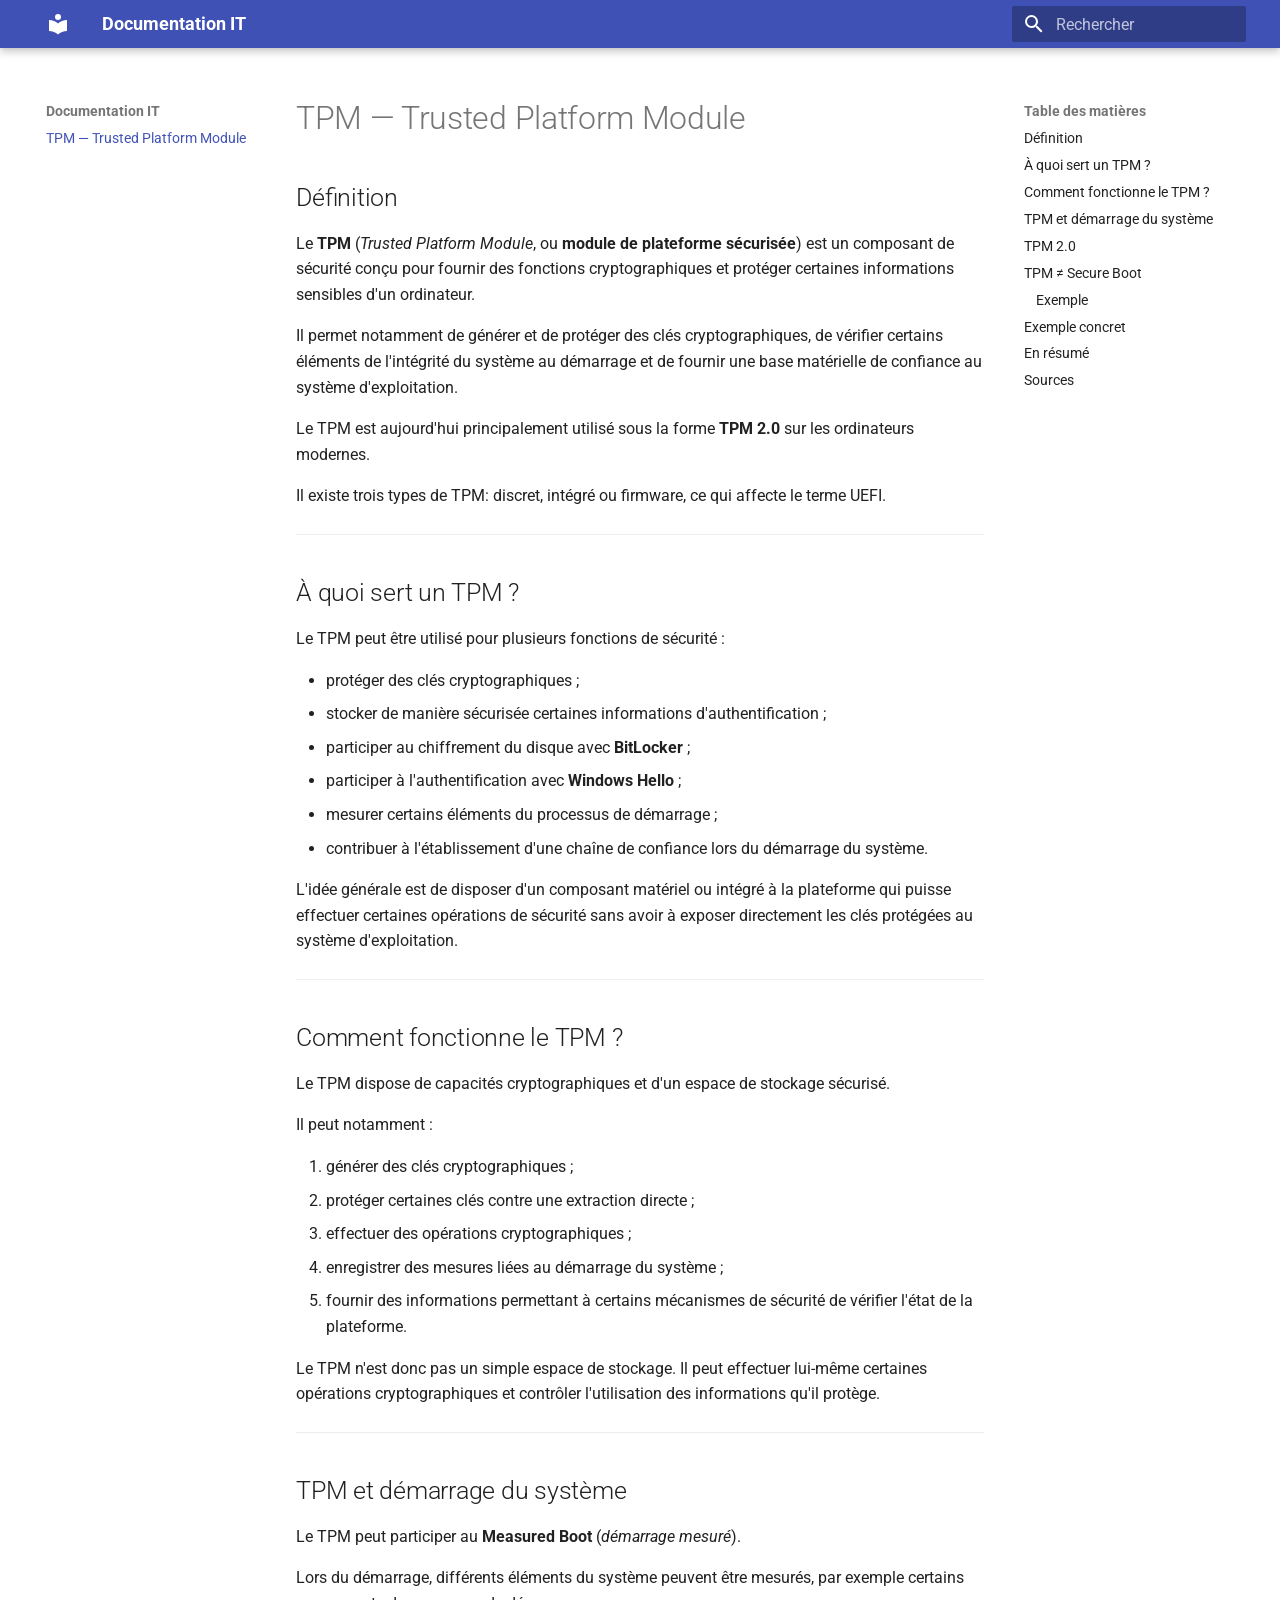
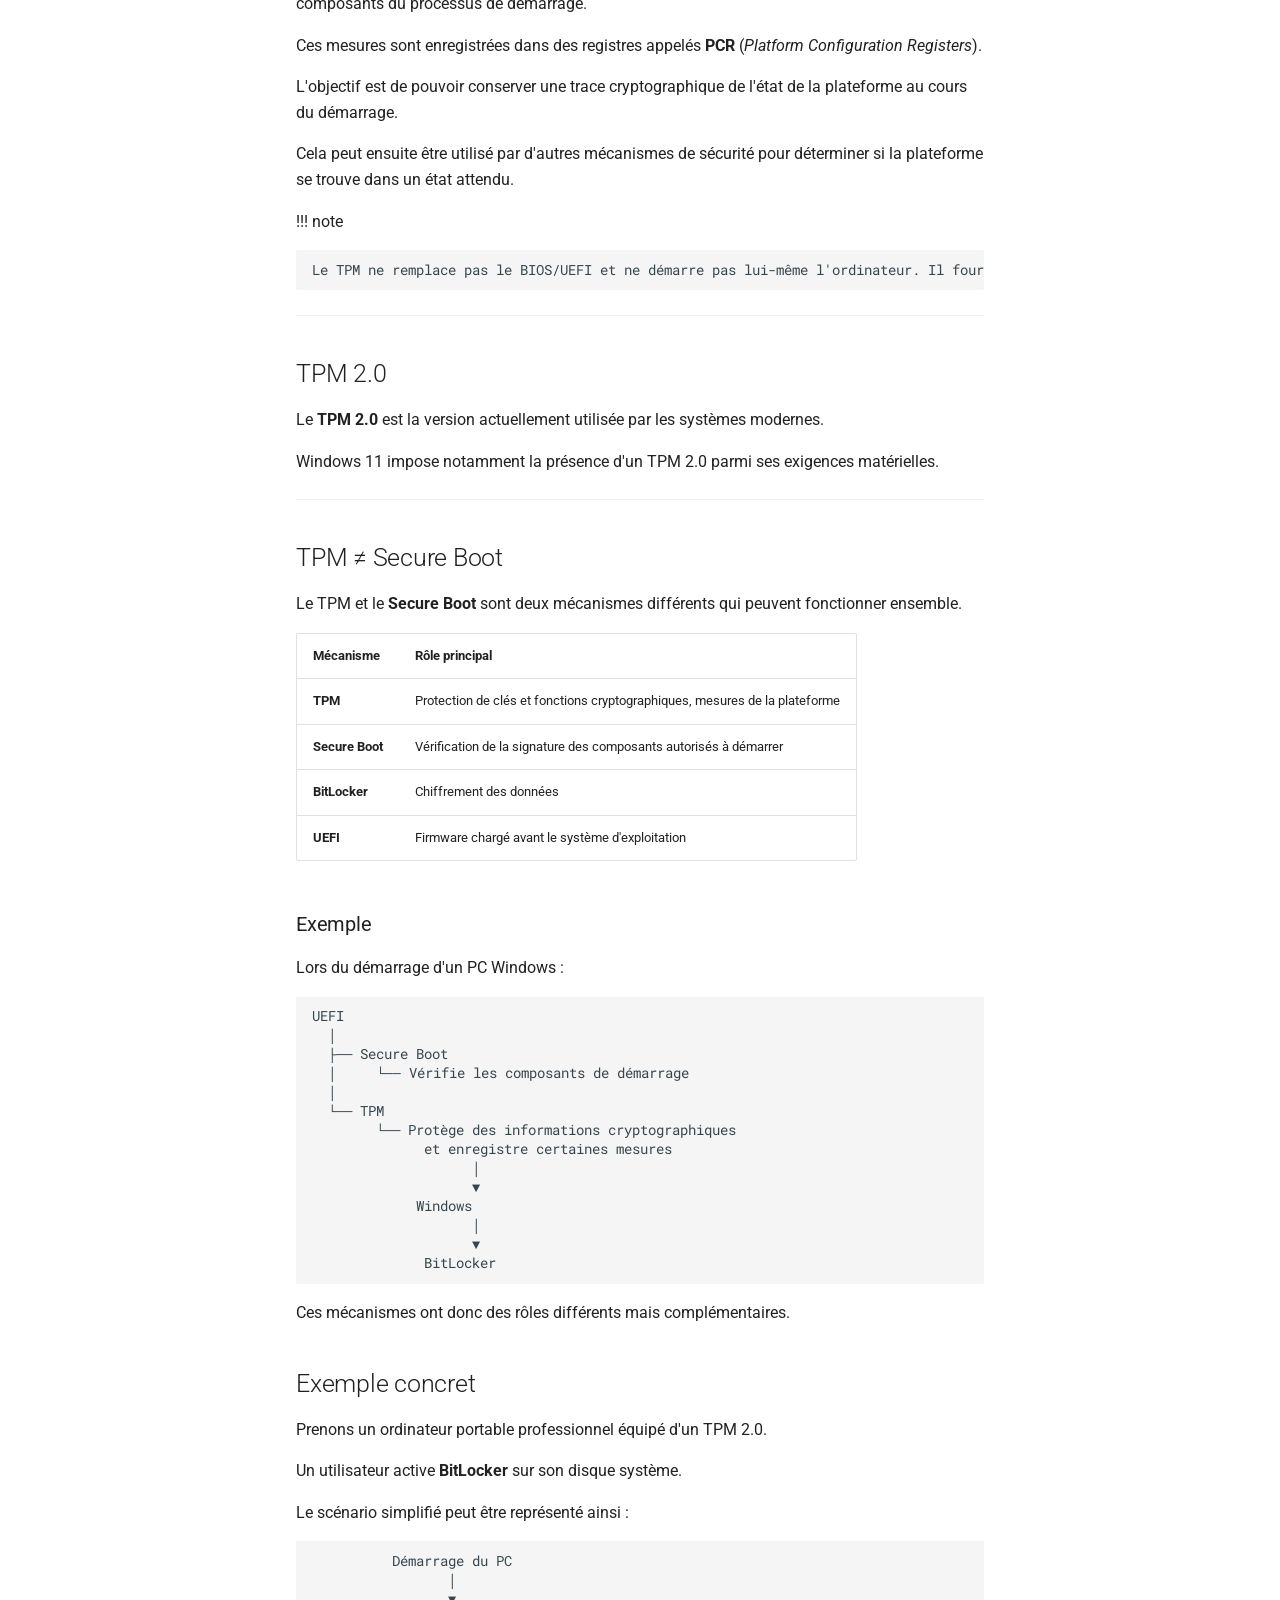
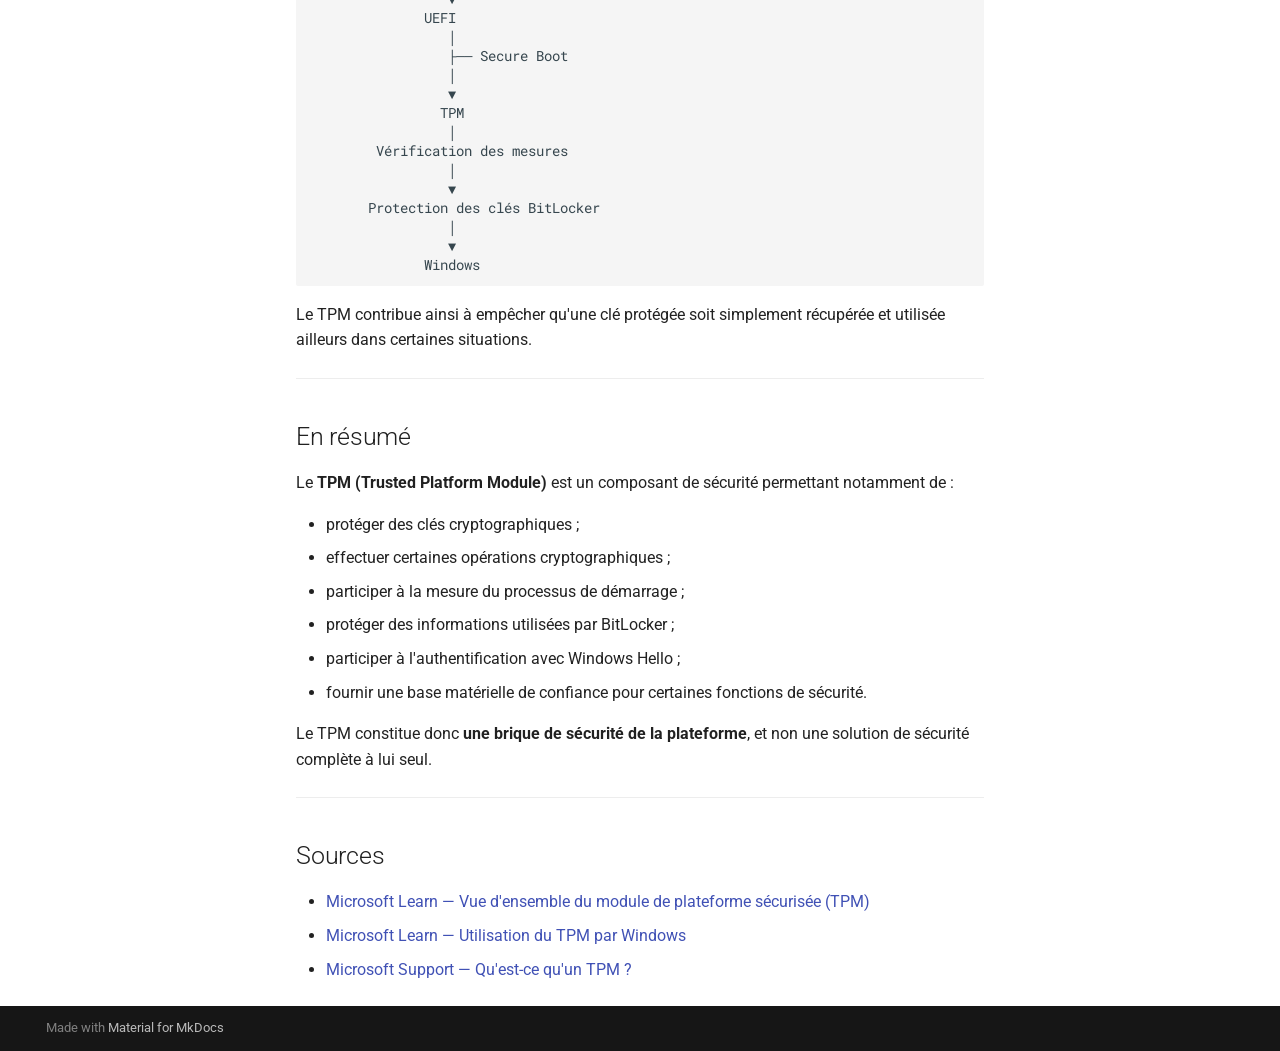
<file: index.html>
<!doctype html>
<html lang="fr" class="no-js">
  <head>
    
      <meta charset="utf-8">
      <meta name="viewport" content="width=device-width,initial-scale=1">
      
        <meta name="description" content="Documentation technique">
      
      
        <meta name="author" content="Gauthier">
      
      
      
      
      
        
      
      
      <link rel="icon" href="assets/images/favicon.png">
      <meta name="generator" content="mkdocs-1.6.1, mkdocs-material-9.7.7">
    
    
      
        <title>Documentation IT</title>
      
    
    
      <link rel="stylesheet" href="assets/stylesheets/main.ec1eaa64.min.css">
      
      


    
    
      
    
    
      
        
        
        <link rel="preconnect" href="https://fonts.gstatic.com" crossorigin>
        <link rel="stylesheet" href="https://fonts.googleapis.com/css?family=Roboto:300,300i,400,400i,700,700i%7CRoboto+Mono:400,400i,700,700i&display=fallback">
        <style>:root{--md-text-font:"Roboto";--md-code-font:"Roboto Mono"}</style>
      
    
    
    <script>__md_scope=new URL(".",location),__md_hash=e=>[...e].reduce(((e,_)=>(e<<5)-e+_.charCodeAt(0)),0),__md_get=(e,_=localStorage,t=__md_scope)=>JSON.parse(_.getItem(t.pathname+"."+e)),__md_set=(e,_,t=localStorage,a=__md_scope)=>{try{t.setItem(a.pathname+"."+e,JSON.stringify(_))}catch(e){}}</script>
    
      

    
    
  </head>
  
  
    <body dir="ltr">
  
    
    <input class="md-toggle" data-md-toggle="drawer" type="checkbox" id="__drawer" autocomplete="off">
    <input class="md-toggle" data-md-toggle="search" type="checkbox" id="__search" autocomplete="off">
    <label class="md-overlay" for="__drawer"></label>
    <div data-md-component="skip">
      
        
        <a href="#tpm-trusted-platform-module" class="md-skip">
          Aller au contenu
        </a>
      
    </div>
    <div data-md-component="announce">
      
    </div>
    
    
      

  

<header class="md-header md-header--shadow" data-md-component="header">
  <nav class="md-header__inner md-grid" aria-label="En-tête">
    <a href="." title="Documentation IT" class="md-header__button md-logo" aria-label="Documentation IT" data-md-component="logo">
      
  
  <svg xmlns="http://www.w3.org/2000/svg" viewBox="0 0 24 24"><path d="M12 8a3 3 0 0 0 3-3 3 3 0 0 0-3-3 3 3 0 0 0-3 3 3 3 0 0 0 3 3m0 3.54C9.64 9.35 6.5 8 3 8v11c3.5 0 6.64 1.35 9 3.54 2.36-2.19 5.5-3.54 9-3.54V8c-3.5 0-6.64 1.35-9 3.54"/></svg>

    </a>
    <label class="md-header__button md-icon" for="__drawer">
      
      <svg xmlns="http://www.w3.org/2000/svg" viewBox="0 0 24 24"><path d="M3 6h18v2H3zm0 5h18v2H3zm0 5h18v2H3z"/></svg>
    </label>
    <div class="md-header__title" data-md-component="header-title">
      <div class="md-header__ellipsis">
        <div class="md-header__topic">
          <span class="md-ellipsis">
            Documentation IT
          </span>
        </div>
        <div class="md-header__topic" data-md-component="header-topic">
          <span class="md-ellipsis">
            
              TPM — Trusted Platform Module
            
          </span>
        </div>
      </div>
    </div>
    
    
      <script>var palette=__md_get("__palette");if(palette&&palette.color){if("(prefers-color-scheme)"===palette.color.media){var media=matchMedia("(prefers-color-scheme: light)"),input=document.querySelector(media.matches?"[data-md-color-media='(prefers-color-scheme: light)']":"[data-md-color-media='(prefers-color-scheme: dark)']");palette.color.media=input.getAttribute("data-md-color-media"),palette.color.scheme=input.getAttribute("data-md-color-scheme"),palette.color.primary=input.getAttribute("data-md-color-primary"),palette.color.accent=input.getAttribute("data-md-color-accent")}for(var[key,value]of Object.entries(palette.color))document.body.setAttribute("data-md-color-"+key,value)}</script>
    
    
    
      
      
        <label class="md-header__button md-icon" for="__search">
          
          <svg xmlns="http://www.w3.org/2000/svg" viewBox="0 0 24 24"><path d="M9.5 3A6.5 6.5 0 0 1 16 9.5c0 1.61-.59 3.09-1.56 4.23l.27.27h.79l5 5-1.5 1.5-5-5v-.79l-.27-.27A6.52 6.52 0 0 1 9.5 16 6.5 6.5 0 0 1 3 9.5 6.5 6.5 0 0 1 9.5 3m0 2C7 5 5 7 5 9.5S7 14 9.5 14 14 12 14 9.5 12 5 9.5 5"/></svg>
        </label>
        <div class="md-search" data-md-component="search" role="dialog">
  <label class="md-search__overlay" for="__search"></label>
  <div class="md-search__inner" role="search">
    <form class="md-search__form" name="search">
      <input type="text" class="md-search__input" name="query" aria-label="Rechercher" placeholder="Rechercher" autocapitalize="off" autocorrect="off" autocomplete="off" spellcheck="false" data-md-component="search-query" required>
      <label class="md-search__icon md-icon" for="__search">
        
        <svg xmlns="http://www.w3.org/2000/svg" viewBox="0 0 24 24"><path d="M9.5 3A6.5 6.5 0 0 1 16 9.5c0 1.61-.59 3.09-1.56 4.23l.27.27h.79l5 5-1.5 1.5-5-5v-.79l-.27-.27A6.52 6.52 0 0 1 9.5 16 6.5 6.5 0 0 1 3 9.5 6.5 6.5 0 0 1 9.5 3m0 2C7 5 5 7 5 9.5S7 14 9.5 14 14 12 14 9.5 12 5 9.5 5"/></svg>
        
        <svg xmlns="http://www.w3.org/2000/svg" viewBox="0 0 24 24"><path d="M20 11v2H8l5.5 5.5-1.42 1.42L4.16 12l7.92-7.92L13.5 5.5 8 11z"/></svg>
      </label>
      <nav class="md-search__options" aria-label="Recherche">
        
        <button type="reset" class="md-search__icon md-icon" title="Effacer" aria-label="Effacer" tabindex="-1">
          
          <svg xmlns="http://www.w3.org/2000/svg" viewBox="0 0 24 24"><path d="M19 6.41 17.59 5 12 10.59 6.41 5 5 6.41 10.59 12 5 17.59 6.41 19 12 13.41 17.59 19 19 17.59 13.41 12z"/></svg>
        </button>
      </nav>
      
    </form>
    <div class="md-search__output">
      <div class="md-search__scrollwrap" tabindex="0" data-md-scrollfix>
        <div class="md-search-result" data-md-component="search-result">
          <div class="md-search-result__meta">
            Initialisation de la recherche
          </div>
          <ol class="md-search-result__list" role="presentation"></ol>
        </div>
      </div>
    </div>
  </div>
</div>
      
    
    
  </nav>
  
</header>
    
    <div class="md-container" data-md-component="container">
      
      
        
          
        
      
      <main class="md-main" data-md-component="main">
        <div class="md-main__inner md-grid">
          
            
              
              <div class="md-sidebar md-sidebar--primary" data-md-component="sidebar" data-md-type="navigation" >
                <div class="md-sidebar__scrollwrap">
                  <div class="md-sidebar__inner">
                    



<nav class="md-nav md-nav--primary" aria-label="Navigation" data-md-level="0">
  <label class="md-nav__title" for="__drawer">
    <a href="." title="Documentation IT" class="md-nav__button md-logo" aria-label="Documentation IT" data-md-component="logo">
      
  
  <svg xmlns="http://www.w3.org/2000/svg" viewBox="0 0 24 24"><path d="M12 8a3 3 0 0 0 3-3 3 3 0 0 0-3-3 3 3 0 0 0-3 3 3 3 0 0 0 3 3m0 3.54C9.64 9.35 6.5 8 3 8v11c3.5 0 6.64 1.35 9 3.54 2.36-2.19 5.5-3.54 9-3.54V8c-3.5 0-6.64 1.35-9 3.54"/></svg>

    </a>
    Documentation IT
  </label>
  
  <ul class="md-nav__list" data-md-scrollfix>
    
      
      
  
  
    
  
  
  
    <li class="md-nav__item md-nav__item--active">
      
      <input class="md-nav__toggle md-toggle" type="checkbox" id="__toc">
      
      
        
      
      
        <label class="md-nav__link md-nav__link--active" for="__toc">
          
  
  
  <span class="md-ellipsis">
    
  
    TPM — Trusted Platform Module
  

    
  </span>
  
  

          <span class="md-nav__icon md-icon"></span>
        </label>
      
      <a href="." class="md-nav__link md-nav__link--active">
        
  
  
  <span class="md-ellipsis">
    
  
    TPM — Trusted Platform Module
  

    
  </span>
  
  

      </a>
      
        

<nav class="md-nav md-nav--secondary" aria-label="Table des matières">
  
  
  
    
  
  
    <label class="md-nav__title" for="__toc">
      <span class="md-nav__icon md-icon"></span>
      Table des matières
    </label>
    <ul class="md-nav__list" data-md-component="toc" data-md-scrollfix>
      
        <li class="md-nav__item">
  <a href="#definition" class="md-nav__link">
    <span class="md-ellipsis">
      
        Définition
      
    </span>
  </a>
  
</li>
      
        <li class="md-nav__item">
  <a href="#a-quoi-sert-un-tpm" class="md-nav__link">
    <span class="md-ellipsis">
      
        À quoi sert un TPM ?
      
    </span>
  </a>
  
</li>
      
        <li class="md-nav__item">
  <a href="#comment-fonctionne-le-tpm" class="md-nav__link">
    <span class="md-ellipsis">
      
        Comment fonctionne le TPM ?
      
    </span>
  </a>
  
</li>
      
        <li class="md-nav__item">
  <a href="#tpm-et-demarrage-du-systeme" class="md-nav__link">
    <span class="md-ellipsis">
      
        TPM et démarrage du système
      
    </span>
  </a>
  
</li>
      
        <li class="md-nav__item">
  <a href="#tpm-20" class="md-nav__link">
    <span class="md-ellipsis">
      
        TPM 2.0
      
    </span>
  </a>
  
</li>
      
        <li class="md-nav__item">
  <a href="#tpm-secure-boot" class="md-nav__link">
    <span class="md-ellipsis">
      
        TPM ≠ Secure Boot
      
    </span>
  </a>
  
    <nav class="md-nav" aria-label="TPM ≠ Secure Boot">
      <ul class="md-nav__list">
        
          <li class="md-nav__item">
  <a href="#exemple" class="md-nav__link">
    <span class="md-ellipsis">
      
        Exemple
      
    </span>
  </a>
  
</li>
        
      </ul>
    </nav>
  
</li>
      
        <li class="md-nav__item">
  <a href="#exemple-concret" class="md-nav__link">
    <span class="md-ellipsis">
      
        Exemple concret
      
    </span>
  </a>
  
</li>
      
        <li class="md-nav__item">
  <a href="#en-resume" class="md-nav__link">
    <span class="md-ellipsis">
      
        En résumé
      
    </span>
  </a>
  
</li>
      
        <li class="md-nav__item">
  <a href="#sources" class="md-nav__link">
    <span class="md-ellipsis">
      
        Sources
      
    </span>
  </a>
  
</li>
      
    </ul>
  
</nav>
      
    </li>
  

    
  </ul>
</nav>
                  </div>
                </div>
              </div>
            
            
              
              <div class="md-sidebar md-sidebar--secondary" data-md-component="sidebar" data-md-type="toc" >
                <div class="md-sidebar__scrollwrap">
                  <div class="md-sidebar__inner">
                    

<nav class="md-nav md-nav--secondary" aria-label="Table des matières">
  
  
  
    
  
  
    <label class="md-nav__title" for="__toc">
      <span class="md-nav__icon md-icon"></span>
      Table des matières
    </label>
    <ul class="md-nav__list" data-md-component="toc" data-md-scrollfix>
      
        <li class="md-nav__item">
  <a href="#definition" class="md-nav__link">
    <span class="md-ellipsis">
      
        Définition
      
    </span>
  </a>
  
</li>
      
        <li class="md-nav__item">
  <a href="#a-quoi-sert-un-tpm" class="md-nav__link">
    <span class="md-ellipsis">
      
        À quoi sert un TPM ?
      
    </span>
  </a>
  
</li>
      
        <li class="md-nav__item">
  <a href="#comment-fonctionne-le-tpm" class="md-nav__link">
    <span class="md-ellipsis">
      
        Comment fonctionne le TPM ?
      
    </span>
  </a>
  
</li>
      
        <li class="md-nav__item">
  <a href="#tpm-et-demarrage-du-systeme" class="md-nav__link">
    <span class="md-ellipsis">
      
        TPM et démarrage du système
      
    </span>
  </a>
  
</li>
      
        <li class="md-nav__item">
  <a href="#tpm-20" class="md-nav__link">
    <span class="md-ellipsis">
      
        TPM 2.0
      
    </span>
  </a>
  
</li>
      
        <li class="md-nav__item">
  <a href="#tpm-secure-boot" class="md-nav__link">
    <span class="md-ellipsis">
      
        TPM ≠ Secure Boot
      
    </span>
  </a>
  
    <nav class="md-nav" aria-label="TPM ≠ Secure Boot">
      <ul class="md-nav__list">
        
          <li class="md-nav__item">
  <a href="#exemple" class="md-nav__link">
    <span class="md-ellipsis">
      
        Exemple
      
    </span>
  </a>
  
</li>
        
      </ul>
    </nav>
  
</li>
      
        <li class="md-nav__item">
  <a href="#exemple-concret" class="md-nav__link">
    <span class="md-ellipsis">
      
        Exemple concret
      
    </span>
  </a>
  
</li>
      
        <li class="md-nav__item">
  <a href="#en-resume" class="md-nav__link">
    <span class="md-ellipsis">
      
        En résumé
      
    </span>
  </a>
  
</li>
      
        <li class="md-nav__item">
  <a href="#sources" class="md-nav__link">
    <span class="md-ellipsis">
      
        Sources
      
    </span>
  </a>
  
</li>
      
    </ul>
  
</nav>
                  </div>
                </div>
              </div>
            
          
          
            <div class="md-content" data-md-component="content">
              
              <article class="md-content__inner md-typeset">
                
                  



<h1 id="tpm-trusted-platform-module">TPM — Trusted Platform Module</h1>
<h2 id="definition">Définition</h2>
<p>Le <strong>TPM</strong> (<em>Trusted Platform Module</em>, ou <strong>module de plateforme sécurisée</strong>) est un composant de sécurité conçu pour fournir des fonctions cryptographiques et protéger certaines informations sensibles d'un ordinateur.</p>
<p>Il permet notamment de générer et de protéger des clés cryptographiques, de vérifier certains éléments de l'intégrité du système au démarrage et de fournir une base matérielle de confiance au système d'exploitation.</p>
<p>Le TPM est aujourd'hui principalement utilisé sous la forme <strong>TPM 2.0</strong> sur les ordinateurs modernes.</p>
<p>Il existe trois types de TPM: discret, intégré ou firmware, ce qui affecte le terme UEFI.</p>
<hr />
<h2 id="a-quoi-sert-un-tpm">À quoi sert un TPM ?</h2>
<p>Le TPM peut être utilisé pour plusieurs fonctions de sécurité :</p>
<ul>
<li>protéger des clés cryptographiques ;</li>
<li>stocker de manière sécurisée certaines informations d'authentification ;</li>
<li>participer au chiffrement du disque avec <strong>BitLocker</strong> ;</li>
<li>participer à l'authentification avec <strong>Windows Hello</strong> ;</li>
<li>mesurer certains éléments du processus de démarrage ;</li>
<li>contribuer à l'établissement d'une chaîne de confiance lors du démarrage du système.</li>
</ul>
<p>L'idée générale est de disposer d'un composant matériel ou intégré à la plateforme qui puisse effectuer certaines opérations de sécurité sans avoir à exposer directement les clés protégées au système d'exploitation.</p>
<hr />
<h2 id="comment-fonctionne-le-tpm">Comment fonctionne le TPM ?</h2>
<p>Le TPM dispose de capacités cryptographiques et d'un espace de stockage sécurisé.</p>
<p>Il peut notamment :</p>
<ol>
<li>générer des clés cryptographiques ;</li>
<li>protéger certaines clés contre une extraction directe ;</li>
<li>effectuer des opérations cryptographiques ;</li>
<li>enregistrer des mesures liées au démarrage du système ;</li>
<li>fournir des informations permettant à certains mécanismes de sécurité de vérifier l'état de la plateforme.</li>
</ol>
<p>Le TPM n'est donc pas un simple espace de stockage. Il peut effectuer lui-même certaines opérations cryptographiques et contrôler l'utilisation des informations qu'il protège.</p>
<hr />
<h2 id="tpm-et-demarrage-du-systeme">TPM et démarrage du système</h2>
<p>Le TPM peut participer au <strong>Measured Boot</strong> (<em>démarrage mesuré</em>).</p>
<p>Lors du démarrage, différents éléments du système peuvent être mesurés, par exemple certains composants du processus de démarrage.</p>
<p>Ces mesures sont enregistrées dans des registres appelés <strong>PCR</strong> (<em>Platform Configuration Registers</em>).</p>
<p>L'objectif est de pouvoir conserver une trace cryptographique de l'état de la plateforme au cours du démarrage.</p>
<p>Cela peut ensuite être utilisé par d'autres mécanismes de sécurité pour déterminer si la plateforme se trouve dans un état attendu.</p>
<p>!!! note</p>
<pre><code>Le TPM ne remplace pas le BIOS/UEFI et ne démarre pas lui-même l'ordinateur. Il fournit des fonctions de sécurité utilisées par la plateforme et le système d'exploitation.
</code></pre>
<hr />
<h2 id="tpm-20">TPM 2.0</h2>
<p>Le <strong>TPM 2.0</strong> est la version actuellement utilisée par les systèmes modernes.</p>
<p>Windows 11 impose notamment la présence d'un TPM 2.0 parmi ses exigences matérielles.</p>
<hr />
<h2 id="tpm-secure-boot">TPM ≠ Secure Boot</h2>
<p>Le TPM et le <strong>Secure Boot</strong> sont deux mécanismes différents qui peuvent fonctionner ensemble.</p>
<table>
<thead>
<tr>
<th>Mécanisme</th>
<th>Rôle principal</th>
</tr>
</thead>
<tbody>
<tr>
<td><strong>TPM</strong></td>
<td>Protection de clés et fonctions cryptographiques, mesures de la plateforme</td>
</tr>
<tr>
<td><strong>Secure Boot</strong></td>
<td>Vérification de la signature des composants autorisés à démarrer</td>
</tr>
<tr>
<td><strong>BitLocker</strong></td>
<td>Chiffrement des données</td>
</tr>
<tr>
<td><strong>UEFI</strong></td>
<td>Firmware chargé avant le système d'exploitation</td>
</tr>
</tbody>
</table>
<h3 id="exemple">Exemple</h3>
<p>Lors du démarrage d'un PC Windows :</p>
<pre><code class="language-text">UEFI
  │
  ├── Secure Boot
  │     └── Vérifie les composants de démarrage
  │
  └── TPM
        └── Protège des informations cryptographiques
              et enregistre certaines mesures
                    │
                    ▼
             Windows
                    │
                    ▼
              BitLocker
</code></pre>
<p>Ces mécanismes ont donc des rôles différents mais complémentaires.</p>
<h2 id="exemple-concret">Exemple concret</h2>
<p>Prenons un ordinateur portable professionnel équipé d'un TPM 2.0.</p>
<p>Un utilisateur active <strong>BitLocker</strong> sur son disque système.</p>
<p>Le scénario simplifié peut être représenté ainsi :</p>
<pre><code class="language-text">          Démarrage du PC
                 │
                 ▼
              UEFI
                 │
                 ├── Secure Boot
                 │
                 ▼
                TPM
                 │
        Vérification des mesures
                 │
                 ▼
       Protection des clés BitLocker
                 │
                 ▼
              Windows
</code></pre>
<p>Le TPM contribue ainsi à empêcher qu'une clé protégée soit simplement récupérée et utilisée ailleurs dans certaines situations.</p>
<hr />
<h2 id="en-resume">En résumé</h2>
<p>Le <strong>TPM (Trusted Platform Module)</strong> est un composant de sécurité permettant notamment de :</p>
<ul>
<li>protéger des clés cryptographiques ;</li>
<li>effectuer certaines opérations cryptographiques ;</li>
<li>participer à la mesure du processus de démarrage ;</li>
<li>protéger des informations utilisées par BitLocker ;</li>
<li>participer à l'authentification avec Windows Hello ;</li>
<li>fournir une base matérielle de confiance pour certaines fonctions de sécurité.</li>
</ul>
<p>Le TPM constitue donc <strong>une brique de sécurité de la plateforme</strong>, et non une solution de sécurité complète à lui seul.</p>
<hr />
<h2 id="sources">Sources</h2>
<ul>
<li><a href="https://learn.microsoft.com/fr-fr/windows/security/hardware-security/tpm/trusted-platform-module-overview">Microsoft Learn — Vue d'ensemble du module de plateforme sécurisée (TPM)</a></li>
<li><a href="https://learn.microsoft.com/fr-fr/windows/security/hardware-security/tpm/how-windows-uses-the-tpm">Microsoft Learn — Utilisation du TPM par Windows</a></li>
<li><a href="https://support.microsoft.com/fr-fr/windows/qu-est-ce-qu-un-tpm-7f4f7f2f-5f9e-4f5b-9f0f-5f6f4c8c4f8d">Microsoft Support — Qu'est-ce qu'un TPM ?</a></li>
</ul>












                
              </article>
            </div>
          
          
<script>var target=document.getElementById(location.hash.slice(1));target&&target.name&&(target.checked=target.name.startsWith("__tabbed_"))</script>
        </div>
        
      </main>
      
        <footer class="md-footer">
  
  <div class="md-footer-meta md-typeset">
    <div class="md-footer-meta__inner md-grid">
      <div class="md-copyright">
  
  
    Made with
    <a href="https://squidfunk.github.io/mkdocs-material/" target="_blank" rel="noopener">
      Material for MkDocs
    </a>
  
</div>
      
    </div>
  </div>
</footer>
      
    </div>
    <div class="md-dialog" data-md-component="dialog">
      <div class="md-dialog__inner md-typeset"></div>
    </div>
    
    
    
      
      
      <script id="__config" type="application/json">{"annotate": null, "base": ".", "features": [], "search": "assets/javascripts/workers/search.2c215733.min.js", "tags": null, "translations": {"clipboard.copied": "Copi\u00e9 dans le presse-papier", "clipboard.copy": "Copier dans le presse-papier", "search.result.more.one": "1 de plus sur cette page", "search.result.more.other": "# de plus sur cette page", "search.result.none": "Aucun document trouv\u00e9", "search.result.one": "1 document trouv\u00e9", "search.result.other": "# documents trouv\u00e9s", "search.result.placeholder": "Taper pour d\u00e9marrer la recherche", "search.result.term.missing": "Non trouv\u00e9", "select.version": "S\u00e9lectionner la version"}, "version": null}</script>
    
    
      <script src="assets/javascripts/bundle.d7400e89.min.js"></script>
      
    
  </body>
</html>
</file>
<file: assets/stylesheets/main.ec1eaa64.min.css>
@charset "UTF-8";html{-webkit-text-size-adjust:none;-moz-text-size-adjust:none;text-size-adjust:none;box-sizing:border-box}*,:after,:before{box-sizing:inherit}@media (prefers-reduced-motion){*,:after,:before{transition:none!important}}body{margin:0}a,button,input,label{-webkit-tap-highlight-color:transparent}a{color:inherit;text-decoration:none}hr{border:0;box-sizing:initial;display:block;height:.05rem;overflow:visible;padding:0}small{font-size:80%}sub,sup{line-height:1em}img{border-style:none}table{border-collapse:initial;border-spacing:0}td,th{font-weight:400;vertical-align:top}button{background:#0000;border:0;font-family:inherit;font-size:inherit;margin:0;padding:0}input{border:0;outline:none}:root{--md-primary-fg-color:#4051b5;--md-primary-fg-color--light:#5d6cc0;--md-primary-fg-color--dark:#303fa1;--md-primary-bg-color:#fff;--md-primary-bg-color--light:#ffffffb3;--md-accent-fg-color:#526cfe;--md-accent-fg-color--transparent:#526cfe1a;--md-accent-bg-color:#fff;--md-accent-bg-color--light:#ffffffb3}[data-md-color-scheme=default]{color-scheme:light}[data-md-color-scheme=default] img[src$="#gh-dark-mode-only"],[data-md-color-scheme=default] img[src$="#only-dark"]{display:none}:root,[data-md-color-scheme=default]{--md-hue:225deg;--md-default-fg-color:#000000de;--md-default-fg-color--light:#0000008a;--md-default-fg-color--lighter:#00000052;--md-default-fg-color--lightest:#00000012;--md-default-bg-color:#fff;--md-default-bg-color--light:#ffffffb3;--md-default-bg-color--lighter:#ffffff4d;--md-default-bg-color--lightest:#ffffff1f;--md-code-fg-color:#36464e;--md-code-bg-color:#f5f5f5;--md-code-bg-color--light:#f5f5f5b3;--md-code-bg-color--lighter:#f5f5f54d;--md-code-hl-color:#4287ff;--md-code-hl-color--light:#4287ff1a;--md-code-hl-number-color:#d52a2a;--md-code-hl-special-color:#db1457;--md-code-hl-function-color:#a846b9;--md-code-hl-constant-color:#6e59d9;--md-code-hl-keyword-color:#3f6ec6;--md-code-hl-string-color:#1c7d4d;--md-code-hl-name-color:var(--md-code-fg-color);--md-code-hl-operator-color:var(--md-default-fg-color--light);--md-code-hl-punctuation-color:var(--md-default-fg-color--light);--md-code-hl-comment-color:var(--md-default-fg-color--light);--md-code-hl-generic-color:var(--md-default-fg-color--light);--md-code-hl-variable-color:var(--md-default-fg-color--light);--md-typeset-color:var(--md-default-fg-color);--md-typeset-a-color:var(--md-primary-fg-color);--md-typeset-del-color:#f5503d26;--md-typeset-ins-color:#0bd57026;--md-typeset-kbd-color:#fafafa;--md-typeset-kbd-accent-color:#fff;--md-typeset-kbd-border-color:#b8b8b8;--md-typeset-mark-color:#ffff0080;--md-typeset-table-color:#0000001f;--md-typeset-table-color--light:rgba(0,0,0,.035);--md-admonition-fg-color:var(--md-default-fg-color);--md-admonition-bg-color:var(--md-default-bg-color);--md-warning-fg-color:#000000de;--md-warning-bg-color:#ff9;--md-footer-fg-color:#fff;--md-footer-fg-color--light:#ffffffb3;--md-footer-fg-color--lighter:#ffffff73;--md-footer-bg-color:#000000de;--md-footer-bg-color--dark:#00000052;--md-shadow-z1:0 0.2rem 0.5rem #0000000d,0 0 0.05rem #0000001a;--md-shadow-z2:0 0.2rem 0.5rem #0000001a,0 0 0.05rem #00000040;--md-shadow-z3:0 0.2rem 0.5rem #0003,0 0 0.05rem #00000059}.md-icon svg{fill:currentcolor;display:block;height:1.2rem;width:1.2rem}body{-webkit-font-smoothing:antialiased;-moz-osx-font-smoothing:grayscale;--md-text-font-family:var(--md-text-font,_),-apple-system,BlinkMacSystemFont,Helvetica,Arial,sans-serif;--md-code-font-family:var(--md-code-font,_),SFMono-Regular,Consolas,Menlo,monospace}aside,body,input{font-feature-settings:"kern","liga";color:var(--md-typeset-color);font-family:var(--md-text-font-family)}code,kbd,pre{font-feature-settings:"kern";font-family:var(--md-code-font-family)}:root{--md-typeset-table-sort-icon:url('data:image/svg+xml;charset=utf-8,<svg xmlns="http://www.w3.org/2000/svg" viewBox="0 0 24 24"><path d="m18 21-4-4h3V7h-3l4-4 4 4h-3v10h3M2 19v-2h10v2M2 13v-2h7v2M2 7V5h4v2z"/></svg>');--md-typeset-table-sort-icon--asc:url('data:image/svg+xml;charset=utf-8,<svg xmlns="http://www.w3.org/2000/svg" viewBox="0 0 24 24"><path d="M19 17h3l-4 4-4-4h3V3h2M2 17h10v2H2M6 5v2H2V5m0 6h7v2H2z"/></svg>');--md-typeset-table-sort-icon--desc:url('data:image/svg+xml;charset=utf-8,<svg xmlns="http://www.w3.org/2000/svg" viewBox="0 0 24 24"><path d="M19 7h3l-4-4-4 4h3v14h2M2 17h10v2H2M6 5v2H2V5m0 6h7v2H2z"/></svg>')}.md-typeset{-webkit-print-color-adjust:exact;color-adjust:exact;font-size:.8rem;line-height:1.6;overflow-wrap:break-word}@media print{.md-typeset{font-size:.68rem}}.md-typeset blockquote,.md-typeset dl,.md-typeset figure,.md-typeset ol,.md-typeset pre,.md-typeset ul{margin-bottom:1em;margin-top:1em}.md-typeset h1{color:var(--md-default-fg-color--light);font-size:2em;line-height:1.3;margin:0 0 1.25em}.md-typeset h1,.md-typeset h2{font-weight:300;letter-spacing:-.01em}.md-typeset h2{font-size:1.5625em;line-height:1.4;margin:1.6em 0 .64em}.md-typeset h3{font-size:1.25em;font-weight:400;letter-spacing:-.01em;line-height:1.5;margin:1.6em 0 .8em}.md-typeset h2+h3{margin-top:.8em}.md-typeset h4{font-weight:700;letter-spacing:-.01em;margin:1em 0}.md-typeset h5,.md-typeset h6{color:var(--md-default-fg-color--light);font-size:.8em;font-weight:700;letter-spacing:-.01em;margin:1.25em 0}.md-typeset h5{text-transform:uppercase}.md-typeset h5 code{text-transform:none}.md-typeset hr{border-bottom:.05rem solid var(--md-default-fg-color--lightest);display:flow-root;margin:1.5em 0}.md-typeset a{color:var(--md-typeset-a-color);word-break:break-word}.md-typeset a,.md-typeset a:before{transition:color 125ms}.md-typeset a:focus,.md-typeset a:hover{color:var(--md-accent-fg-color)}.md-typeset a:focus code,.md-typeset a:hover code{background-color:var(--md-accent-fg-color--transparent);color:var(--md-accent-fg-color)}.md-typeset a code{color:var(--md-typeset-a-color)}.md-typeset a.focus-visible{outline-color:var(--md-accent-fg-color);outline-offset:.2rem}.md-typeset code,.md-typeset kbd,.md-typeset pre{color:var(--md-code-fg-color);direction:ltr;font-variant-ligatures:none;transition:background-color 125ms}@media print{.md-typeset code,.md-typeset kbd,.md-typeset pre{white-space:pre-wrap}}.md-typeset code{background-color:var(--md-code-bg-color);border-radius:.1rem;-webkit-box-decoration-break:clone;box-decoration-break:clone;font-size:.85em;padding:0 .2941176471em;transition:color 125ms,background-color 125ms;word-break:break-word}.md-typeset code:not(.focus-visible){-webkit-tap-highlight-color:transparent;outline:none}.md-typeset pre{display:flow-root;line-height:1.4;position:relative}.md-typeset pre>code{-webkit-box-decoration-break:slice;box-decoration-break:slice;box-shadow:none;display:block;margin:0;outline-color:var(--md-accent-fg-color);overflow:auto;padding:.7720588235em 1.1764705882em;scrollbar-color:var(--md-default-fg-color--lighter) #0000;scrollbar-width:thin;touch-action:auto;word-break:normal}.md-typeset pre>code:hover{scrollbar-color:var(--md-accent-fg-color) #0000}.md-typeset pre>code::-webkit-scrollbar{height:.2rem;width:.2rem}.md-typeset pre>code::-webkit-scrollbar-thumb{background-color:var(--md-default-fg-color--lighter)}.md-typeset pre>code::-webkit-scrollbar-thumb:hover{background-color:var(--md-accent-fg-color)}.md-typeset kbd{background-color:var(--md-typeset-kbd-color);border-radius:.1rem;box-shadow:0 .1rem 0 .05rem var(--md-typeset-kbd-border-color),0 .1rem 0 var(--md-typeset-kbd-border-color),0 -.1rem .2rem var(--md-typeset-kbd-accent-color) inset;color:var(--md-default-fg-color);display:inline-block;font-size:.75em;padding:0 .6666666667em;vertical-align:text-top;word-break:break-word}.md-typeset mark{background-color:var(--md-typeset-mark-color);-webkit-box-decoration-break:clone;box-decoration-break:clone;color:inherit;word-break:break-word}.md-typeset abbr{cursor:help;text-decoration:none}.md-typeset [data-preview],.md-typeset abbr{border-bottom:.05rem dotted var(--md-default-fg-color--light)}.md-typeset small{opacity:.75}[dir=ltr] .md-typeset sub,[dir=ltr] .md-typeset sup{margin-left:.078125em}[dir=rtl] .md-typeset sub,[dir=rtl] .md-typeset sup{margin-right:.078125em}[dir=ltr] .md-typeset blockquote{padding-left:.6rem}[dir=rtl] .md-typeset blockquote{padding-right:.6rem}[dir=ltr] .md-typeset blockquote{border-left:.2rem solid var(--md-default-fg-color--lighter)}[dir=rtl] .md-typeset blockquote{border-right:.2rem solid var(--md-default-fg-color--lighter)}.md-typeset blockquote{color:var(--md-default-fg-color--light);margin-left:0;margin-right:0}.md-typeset ul{list-style-type:disc}.md-typeset ul[type]{list-style-type:revert-layer}[dir=ltr] .md-typeset ol,[dir=ltr] .md-typeset ul{margin-left:.625em}[dir=rtl] .md-typeset ol,[dir=rtl] .md-typeset ul{margin-right:.625em}.md-typeset ol,.md-typeset ul{padding:0}.md-typeset ol:not([hidden]),.md-typeset ul:not([hidden]){display:flow-root}.md-typeset ol ol,.md-typeset ul ol{list-style-type:lower-alpha}.md-typeset ol ol ol,.md-typeset ul ol ol{list-style-type:lower-roman}.md-typeset ol ol ol ol,.md-typeset ul ol ol ol{list-style-type:upper-alpha}.md-typeset ol ol ol ol ol,.md-typeset ul ol ol ol ol{list-style-type:upper-roman}.md-typeset ol[type],.md-typeset ul[type]{list-style-type:revert-layer}[dir=ltr] .md-typeset ol li,[dir=ltr] .md-typeset ul li{margin-left:1.25em}[dir=rtl] .md-typeset ol li,[dir=rtl] .md-typeset ul li{margin-right:1.25em}.md-typeset ol li,.md-typeset ul li{margin-bottom:.5em}.md-typeset ol li blockquote,.md-typeset ol li p,.md-typeset ul li blockquote,.md-typeset ul li p{margin:.5em 0}.md-typeset ol li:last-child,.md-typeset ul li:last-child{margin-bottom:0}[dir=ltr] .md-typeset ol li ol,[dir=ltr] .md-typeset ol li ul,[dir=ltr] .md-typeset ul li ol,[dir=ltr] .md-typeset ul li ul{margin-left:.625em}[dir=rtl] .md-typeset ol li ol,[dir=rtl] .md-typeset ol li ul,[dir=rtl] .md-typeset ul li ol,[dir=rtl] .md-typeset ul li ul{margin-right:.625em}.md-typeset ol li ol,.md-typeset ol li ul,.md-typeset ul li ol,.md-typeset ul li ul{margin-bottom:.5em;margin-top:.5em}[dir=ltr] .md-typeset dd{margin-left:1.875em}[dir=rtl] .md-typeset dd{margin-right:1.875em}.md-typeset dd{margin-bottom:1.5em;margin-top:1em}.md-typeset img,.md-typeset svg,.md-typeset video{height:auto;max-width:100%}.md-typeset img[align=left]{margin:1em 1em 1em 0}.md-typeset img[align=right]{margin:1em 0 1em 1em}.md-typeset img[align]:only-child{margin-top:0}.md-typeset figure{display:flow-root;margin:1em auto;max-width:100%;text-align:center;width:fit-content}.md-typeset figure img{display:block;margin:0 auto}.md-typeset figcaption{font-style:italic;margin:1em auto;max-width:24rem}.md-typeset iframe{max-width:100%}.md-typeset table:not([class]){background-color:var(--md-default-bg-color);border:.05rem solid var(--md-typeset-table-color);border-radius:.1rem;display:inline-block;font-size:.64rem;max-width:100%;overflow:auto;touch-action:auto}@media print{.md-typeset table:not([class]){display:table}}.md-typeset table:not([class])+*{margin-top:1.5em}.md-typeset table:not([class]) td>:first-child,.md-typeset table:not([class]) th>:first-child{margin-top:0}.md-typeset table:not([class]) td>:last-child,.md-typeset table:not([class]) th>:last-child{margin-bottom:0}.md-typeset table:not([class]) td:not([align]),.md-typeset table:not([class]) th:not([align]){text-align:left}[dir=rtl] .md-typeset table:not([class]) td:not([align]),[dir=rtl] .md-typeset table:not([class]) th:not([align]){text-align:right}.md-typeset table:not([class]) th{font-weight:700;min-width:5rem;padding:.9375em 1.25em;vertical-align:top}.md-typeset table:not([class]) td{border-top:.05rem solid var(--md-typeset-table-color);padding:.9375em 1.25em;vertical-align:top}.md-typeset table:not([class]) tbody tr{transition:background-color 125ms}.md-typeset table:not([class]) tbody tr:hover{background-color:var(--md-typeset-table-color--light);box-shadow:0 .05rem 0 var(--md-default-bg-color) inset}.md-typeset table:not([class]) a{word-break:normal}.md-typeset table th[role=columnheader]{cursor:pointer}[dir=ltr] .md-typeset table th[role=columnheader]:after{margin-left:.5em}[dir=rtl] .md-typeset table th[role=columnheader]:after{margin-right:.5em}.md-typeset table th[role=columnheader]:after{content:"";display:inline-block;height:1.2em;-webkit-mask-image:var(--md-typeset-table-sort-icon);mask-image:var(--md-typeset-table-sort-icon);-webkit-mask-repeat:no-repeat;mask-repeat:no-repeat;-webkit-mask-size:contain;mask-size:contain;transition:background-color 125ms;vertical-align:text-bottom;width:1.2em}.md-typeset table th[role=columnheader]:hover:after{background-color:var(--md-default-fg-color--lighter)}.md-typeset table th[role=columnheader][aria-sort=ascending]:after{background-color:var(--md-default-fg-color--light);-webkit-mask-image:var(--md-typeset-table-sort-icon--asc);mask-image:var(--md-typeset-table-sort-icon--asc)}.md-typeset table th[role=columnheader][aria-sort=descending]:after{background-color:var(--md-default-fg-color--light);-webkit-mask-image:var(--md-typeset-table-sort-icon--desc);mask-image:var(--md-typeset-table-sort-icon--desc)}.md-typeset__scrollwrap{margin:1em -.8rem;overflow-x:auto;touch-action:auto}.md-typeset__table{display:inline-block;margin-bottom:.5em;padding:0 .8rem}@media print{.md-typeset__table{display:block}}html .md-typeset__table table{display:table;margin:0;overflow:hidden;width:100%}@media screen and (max-width:44.984375em){.md-content__inner>pre{margin:1em -.8rem}.md-content__inner>pre code{border-radius:0}}.md-typeset .md-author{border-radius:100%;display:block;flex-shrink:0;height:1.6rem;overflow:hidden;position:relative;transition:color 125ms,transform 125ms;width:1.6rem}.md-typeset .md-author img{display:block}.md-typeset .md-author--more{background:var(--md-default-fg-color--lightest);color:var(--md-default-fg-color--lighter);font-size:.6rem;font-weight:700;line-height:1.6rem;text-align:center}.md-typeset .md-author--long{height:2.4rem;width:2.4rem}.md-typeset a.md-author{transform:scale(1)}.md-typeset a.md-author img{border-radius:100%;filter:grayscale(100%) opacity(75%);transition:filter 125ms}.md-typeset a.md-author:focus,.md-typeset a.md-author:hover{transform:scale(1.1);z-index:1}.md-typeset a.md-author:focus img,.md-typeset a.md-author:hover img{filter:grayscale(0)}.md-banner{background-color:var(--md-footer-bg-color);color:var(--md-footer-fg-color);overflow:auto}@media print{.md-banner{display:none}}.md-banner--warning{background-color:var(--md-warning-bg-color);color:var(--md-warning-fg-color)}.md-banner__inner{font-size:.7rem;margin:.6rem auto;padding:0 .8rem}[dir=ltr] .md-banner__button{float:right}[dir=rtl] .md-banner__button{float:left}.md-banner__button{color:inherit;cursor:pointer;transition:opacity .25s}.no-js .md-banner__button{display:none}.md-banner__button:hover{opacity:.7}html{font-size:125%;height:100%;overflow-x:hidden}@media screen and (min-width:100em){html{font-size:137.5%}}@media screen and (min-width:125em){html{font-size:150%}}body{background-color:var(--md-default-bg-color);display:flex;flex-direction:column;font-size:.5rem;min-height:100%;position:relative;width:100%}@media print{body{display:block}}@media screen and (max-width:59.984375em){body[data-md-scrolllock]{position:fixed}}.md-grid{margin-left:auto;margin-right:auto;max-width:61rem}.md-container{display:flex;flex-direction:column;flex-grow:1}@media print{.md-container{display:block}}.md-main{flex-grow:1}.md-main__inner{display:flex;height:100%;margin-top:1.5rem}.md-ellipsis{overflow:hidden;text-overflow:ellipsis}.md-toggle{display:none}.md-option{height:0;opacity:0;position:absolute;width:0}.md-option:checked+label:not([hidden]){display:block}.md-option.focus-visible+label{outline-color:var(--md-accent-fg-color);outline-style:auto}.md-skip{background-color:var(--md-default-fg-color);border-radius:.1rem;color:var(--md-default-bg-color);font-size:.64rem;margin:.5rem;opacity:0;outline-color:var(--md-accent-fg-color);padding:.3rem .5rem;position:fixed;transform:translateY(.4rem);z-index:-1}.md-skip:focus{opacity:1;transform:translateY(0);transition:transform .25s cubic-bezier(.4,0,.2,1),opacity 175ms 75ms;z-index:10}@page{margin:25mm}:root{--md-clipboard-icon:url('data:image/svg+xml;charset=utf-8,<svg xmlns="http://www.w3.org/2000/svg" viewBox="0 0 24 24"><path d="M19 21H8V7h11m0-2H8a2 2 0 0 0-2 2v14a2 2 0 0 0 2 2h11a2 2 0 0 0 2-2V7a2 2 0 0 0-2-2m-3-4H4a2 2 0 0 0-2 2v14h2V3h12z"/></svg>')}.md-clipboard{border-radius:.1rem;color:var(--md-default-fg-color--lightest);cursor:pointer;height:1.5em;outline-color:var(--md-accent-fg-color);outline-offset:.1rem;transition:color .25s;width:1.5em;z-index:1}@media print{.md-clipboard{display:none}}.md-clipboard:not(.focus-visible){-webkit-tap-highlight-color:transparent;outline:none}:hover>.md-clipboard{color:var(--md-default-fg-color--light)}.md-clipboard:focus,.md-clipboard:hover{color:var(--md-accent-fg-color)}.md-clipboard:after{background-color:currentcolor;content:"";display:block;height:1.125em;margin:0 auto;-webkit-mask-image:var(--md-clipboard-icon);mask-image:var(--md-clipboard-icon);-webkit-mask-position:center;mask-position:center;-webkit-mask-repeat:no-repeat;mask-repeat:no-repeat;-webkit-mask-size:contain;mask-size:contain;width:1.125em}.md-clipboard--inline{cursor:pointer}.md-clipboard--inline code{transition:color .25s,background-color .25s}.md-clipboard--inline:focus code,.md-clipboard--inline:hover code{background-color:var(--md-accent-fg-color--transparent);color:var(--md-accent-fg-color)}:root{--md-code-select-icon:url('data:image/svg+xml;charset=utf-8,<svg xmlns="http://www.w3.org/2000/svg" viewBox="0 0 24 24"><path d="M19 19h-4v2h4c1.1 0 2-.9 2-2v-4h-2m0-12h-4v2h4v4h2V5c0-1.1-.9-2-2-2M5 5h4V3H5c-1.1 0-2 .9-2 2v4h2m0 6H3v4c0 1.1.9 2 2 2h4v-2H5zm2-4h2v2H7zm4 0h2v2h-2zm4 0h2v2h-2zM7 7h2v2H7zm4 0h2v2h-2zm4 0h2v2h-2zm-8 8h2v2H7zm4 0h2v2h-2zm4 0h2v2h-2z"/></svg>');--md-code-copy-icon:url('data:image/svg+xml;charset=utf-8,<svg xmlns="http://www.w3.org/2000/svg" viewBox="0 0 24 24"><path d="M19 21H8V7h11m0-2H8a2 2 0 0 0-2 2v14a2 2 0 0 0 2 2h11a2 2 0 0 0 2-2V7a2 2 0 0 0-2-2m-3-4H4a2 2 0 0 0-2 2v14h2V3h12z"/></svg>')}.md-typeset .md-code__content{display:grid}.md-code__nav{background-color:var(--md-code-bg-color--lighter);border-radius:.1rem;display:flex;gap:.2rem;padding:.2rem;position:absolute;right:.25em;top:.25em;transition:background-color .25s;z-index:1}:hover>.md-code__nav{background-color:var(--md-code-bg-color--light)}.md-code__button{color:var(--md-default-fg-color--lightest);cursor:pointer;display:block;height:1.5em;outline-color:var(--md-accent-fg-color);outline-offset:.1rem;transition:color .25s;width:1.5em}:hover>*>.md-code__button{color:var(--md-default-fg-color--light)}.md-code__button.focus-visible,.md-code__button:hover{color:var(--md-accent-fg-color)}.md-code__button--active{color:var(--md-default-fg-color)!important}.md-code__button:after{background-color:currentcolor;content:"";display:block;height:1.125em;margin:0 auto;-webkit-mask-position:center;mask-position:center;-webkit-mask-repeat:no-repeat;mask-repeat:no-repeat;-webkit-mask-size:contain;mask-size:contain;width:1.125em}.md-code__button[data-md-type=select]:after{-webkit-mask-image:var(--md-code-select-icon);mask-image:var(--md-code-select-icon)}.md-code__button[data-md-type=copy]:after{-webkit-mask-image:var(--md-code-copy-icon);mask-image:var(--md-code-copy-icon)}@keyframes consent{0%{opacity:0;transform:translateY(100%)}to{opacity:1;transform:translateY(0)}}@keyframes overlay{0%{opacity:0}to{opacity:1}}.md-consent__overlay{animation:overlay .25s both;-webkit-backdrop-filter:blur(.1rem);backdrop-filter:blur(.1rem);background-color:#0000008a;height:100%;opacity:1;position:fixed;top:0;width:100%;z-index:5}.md-consent__inner{animation:consent .5s cubic-bezier(.1,.7,.1,1) both;background-color:var(--md-default-bg-color);border:0;border-radius:.1rem;bottom:0;box-shadow:0 0 .2rem #0000001a,0 .2rem .4rem #0003;max-height:100%;overflow:auto;padding:0;position:fixed;width:100%;z-index:5}.md-consent__form{padding:.8rem}.md-consent__settings{display:none;margin:1em 0}input:checked+.md-consent__settings{display:block}.md-consent__controls{margin-bottom:.8rem}.md-typeset .md-consent__controls .md-button{display:inline}@media screen and (max-width:44.984375em){.md-typeset .md-consent__controls .md-button{display:block;margin-top:.4rem;text-align:center;width:100%}}.md-consent label{cursor:pointer}.md-content{flex-grow:1;min-width:0}.md-content__inner{margin:0 .8rem 1.2rem;padding-top:.6rem}@media screen and (min-width:76.25em){[dir=ltr] .md-sidebar--primary:not([hidden])~.md-content>.md-content__inner{margin-left:1.2rem}[dir=ltr] .md-sidebar--secondary:not([hidden])~.md-content>.md-content__inner,[dir=rtl] .md-sidebar--primary:not([hidden])~.md-content>.md-content__inner{margin-right:1.2rem}[dir=rtl] .md-sidebar--secondary:not([hidden])~.md-content>.md-content__inner{margin-left:1.2rem}}.md-content__inner:before{content:"";display:block;height:.4rem}.md-content__inner>:last-child{margin-bottom:0}[dir=ltr] .md-content__button{float:right}[dir=rtl] .md-content__button{float:left}[dir=ltr] .md-content__button{margin-left:.4rem}[dir=rtl] .md-content__button{margin-right:.4rem}.md-content__button{margin:.4rem 0;padding:0}@media print{.md-content__button{display:none}}.md-typeset .md-content__button{color:var(--md-default-fg-color--lighter)}.md-content__button svg{display:inline;vertical-align:top}[dir=rtl] .md-content__button svg{transform:scaleX(-1)}[dir=ltr] .md-dialog{right:.8rem}[dir=rtl] .md-dialog{left:.8rem}.md-dialog{background-color:var(--md-default-fg-color);border-radius:.1rem;bottom:.8rem;box-shadow:var(--md-shadow-z3);min-width:11.1rem;opacity:0;padding:.4rem .6rem;pointer-events:none;position:fixed;transform:translateY(100%);transition:transform 0ms .4s,opacity .4s;z-index:4}@media print{.md-dialog{display:none}}.md-dialog--active{opacity:1;pointer-events:auto;transform:translateY(0);transition:transform .4s cubic-bezier(.075,.85,.175,1),opacity .4s}.md-dialog__inner{color:var(--md-default-bg-color);font-size:.7rem}.md-feedback{margin:2em 0 1em;text-align:center}.md-feedback fieldset{border:none;margin:0;padding:0}.md-feedback__title{font-weight:700;margin:1em auto}.md-feedback__inner{position:relative}.md-feedback__list{display:flex;flex-wrap:wrap;place-content:baseline center;position:relative}.md-feedback__list:hover .md-icon:not(:disabled){color:var(--md-default-fg-color--lighter)}:disabled .md-feedback__list{min-height:1.8rem}.md-feedback__icon{color:var(--md-default-fg-color--light);cursor:pointer;flex-shrink:0;margin:0 .1rem;transition:color 125ms}.md-feedback__icon:not(:disabled).md-icon:hover{color:var(--md-accent-fg-color)}.md-feedback__icon:disabled{color:var(--md-default-fg-color--lightest);pointer-events:none}.md-feedback__note{opacity:0;position:relative;transform:translateY(.4rem);transition:transform .4s cubic-bezier(.1,.7,.1,1),opacity .15s}.md-feedback__note>*{margin:0 auto;max-width:16rem}:disabled .md-feedback__note{opacity:1;transform:translateY(0)}@media print{.md-feedback{display:none}}.md-footer{background-color:var(--md-footer-bg-color);color:var(--md-footer-fg-color)}@media print{.md-footer{display:none}}.md-footer__inner{justify-content:space-between;overflow:auto;padding:.2rem}.md-footer__inner:not([hidden]){display:flex}.md-footer__link{align-items:end;display:flex;flex-grow:0.01;margin-bottom:.4rem;margin-top:1rem;max-width:100%;outline-color:var(--md-accent-fg-color);overflow:hidden;transition:opacity .25s}.md-footer__link:focus,.md-footer__link:hover{opacity:.7}[dir=rtl] .md-footer__link svg{transform:scaleX(-1)}@media screen and (max-width:44.984375em){.md-footer__link--prev{flex-shrink:0}.md-footer__link--prev .md-footer__title{display:none}}[dir=ltr] .md-footer__link--next{margin-left:auto}[dir=rtl] .md-footer__link--next{margin-right:auto}.md-footer__link--next{text-align:right}[dir=rtl] .md-footer__link--next{text-align:left}.md-footer__title{flex-grow:1;font-size:.9rem;margin-bottom:.7rem;max-width:calc(100% - 2.4rem);padding:0 1rem;white-space:nowrap}.md-footer__button{margin:.2rem;padding:.4rem}.md-footer__direction{font-size:.64rem;opacity:.7}.md-footer-meta{background-color:var(--md-footer-bg-color--dark)}.md-footer-meta__inner{display:flex;flex-wrap:wrap;justify-content:space-between;padding:.2rem}html .md-footer-meta.md-typeset a{color:var(--md-footer-fg-color--light)}html .md-footer-meta.md-typeset a:focus,html .md-footer-meta.md-typeset a:hover{color:var(--md-footer-fg-color)}.md-copyright{color:var(--md-footer-fg-color--lighter);font-size:.64rem;margin:auto .6rem;padding:.4rem 0;width:100%}@media screen and (min-width:45em){.md-copyright{width:auto}}.md-copyright__highlight{color:var(--md-footer-fg-color--light)}.md-social{display:inline-flex;gap:.2rem;margin:0 .4rem;padding:.2rem 0 .6rem}@media screen and (min-width:45em){.md-social{padding:.6rem 0}}.md-social__link{display:inline-block;height:1.6rem;text-align:center;width:1.6rem}.md-social__link:before{line-height:1.9}.md-social__link svg{fill:currentcolor;max-height:.8rem;vertical-align:-25%}.md-typeset .md-button{border:.1rem solid;border-radius:.1rem;color:var(--md-primary-fg-color);cursor:pointer;display:inline-block;font-weight:700;padding:.625em 2em;transition:color 125ms,background-color 125ms,border-color 125ms}.md-typeset .md-button--primary{background-color:var(--md-primary-fg-color);border-color:var(--md-primary-fg-color);color:var(--md-primary-bg-color)}.md-typeset .md-button:focus,.md-typeset .md-button:hover{background-color:var(--md-accent-fg-color);border-color:var(--md-accent-fg-color);color:var(--md-accent-bg-color)}[dir=ltr] .md-typeset .md-input{border-top-left-radius:.1rem}[dir=ltr] .md-typeset .md-input,[dir=rtl] .md-typeset .md-input{border-top-right-radius:.1rem}[dir=rtl] .md-typeset .md-input{border-top-left-radius:.1rem}.md-typeset .md-input{border-bottom:.1rem solid var(--md-default-fg-color--lighter);box-shadow:var(--md-shadow-z1);font-size:.8rem;height:1.8rem;padding:0 .6rem;transition:border .25s,box-shadow .25s}.md-typeset .md-input:focus,.md-typeset .md-input:hover{border-bottom-color:var(--md-accent-fg-color);box-shadow:var(--md-shadow-z2)}.md-typeset .md-input--stretch{width:100%}.md-header{background-color:var(--md-primary-fg-color);box-shadow:0 0 .2rem #0000,0 .2rem .4rem #0000;color:var(--md-primary-bg-color);display:block;left:0;position:sticky;right:0;top:0;z-index:4}@media print{.md-header{display:none}}.md-header[hidden]{transform:translateY(-100%);transition:transform .25s cubic-bezier(.8,0,.6,1),box-shadow .25s}.md-header--shadow{box-shadow:0 0 .2rem #0000001a,0 .2rem .4rem #0003;transition:transform .25s cubic-bezier(.1,.7,.1,1),box-shadow .25s}.md-header__inner{align-items:center;display:flex;padding:0 .2rem}.md-header__button{color:currentcolor;cursor:pointer;margin:.2rem;outline-color:var(--md-accent-fg-color);padding:.4rem;position:relative;transition:opacity .25s;vertical-align:middle;z-index:1}.md-header__button:hover{opacity:.7}.md-header__button:not([hidden]){display:inline-block}.md-header__button:not(.focus-visible){-webkit-tap-highlight-color:transparent;outline:none}.md-header__button.md-logo{margin:.2rem;padding:.4rem}@media screen and (max-width:76.234375em){.md-header__button.md-logo{display:none}}.md-header__button.md-logo img,.md-header__button.md-logo svg{fill:currentcolor;display:block;height:1.2rem;width:auto}@media screen and (min-width:60em){.md-header__button[for=__search]{display:none}}.no-js .md-header__button[for=__search]{display:none}[dir=rtl] .md-header__button[for=__search] svg{transform:scaleX(-1)}@media screen and (min-width:76.25em){.md-header__button[for=__drawer]{display:none}}.md-header__topic{display:flex;max-width:100%;position:absolute;transition:transform .4s cubic-bezier(.1,.7,.1,1),opacity .15s;white-space:nowrap}.md-header__topic+.md-header__topic{opacity:0;pointer-events:none;transform:translateX(1.25rem);transition:transform .4s cubic-bezier(1,.7,.1,.1),opacity .15s;z-index:-1}[dir=rtl] .md-header__topic+.md-header__topic{transform:translateX(-1.25rem)}.md-header__topic:first-child{font-weight:700}[dir=ltr] .md-header__title{margin-left:1rem;margin-right:.4rem}[dir=rtl] .md-header__title{margin-left:.4rem;margin-right:1rem}.md-header__title{flex-grow:1;font-size:.9rem;height:2.4rem;line-height:2.4rem}.md-header__title--active .md-header__topic{opacity:0;pointer-events:none;transform:translateX(-1.25rem);transition:transform .4s cubic-bezier(1,.7,.1,.1),opacity .15s;z-index:-1}[dir=rtl] .md-header__title--active .md-header__topic{transform:translateX(1.25rem)}.md-header__title--active .md-header__topic+.md-header__topic{opacity:1;pointer-events:auto;transform:translateX(0);transition:transform .4s cubic-bezier(.1,.7,.1,1),opacity .15s;z-index:0}.md-header__title>.md-header__ellipsis{height:100%;position:relative;width:100%}.md-header__option{display:flex;flex-shrink:0;max-width:100%;transition:max-width 0ms .25s,opacity .25s .25s;white-space:nowrap}[data-md-toggle=search]:checked~.md-header .md-header__option{max-width:0;opacity:0;transition:max-width 0ms,opacity 0ms}.md-header__option>input{bottom:0}.md-header__source{display:none}@media screen and (min-width:60em){[dir=ltr] .md-header__source{margin-left:1rem}[dir=rtl] .md-header__source{margin-right:1rem}.md-header__source{display:block;max-width:11.7rem;width:11.7rem}}@media screen and (min-width:76.25em){[dir=ltr] .md-header__source{margin-left:1.4rem}[dir=rtl] .md-header__source{margin-right:1.4rem}}.md-meta{color:var(--md-default-fg-color--light);font-size:.7rem;line-height:1.3}.md-meta__list{display:inline-flex;flex-wrap:wrap;list-style:none;margin:0;padding:0}.md-meta__item:not(:last-child):after{content:"·";margin-left:.2rem;margin-right:.2rem}.md-meta__link{color:var(--md-typeset-a-color)}.md-meta__link:focus,.md-meta__link:hover{color:var(--md-accent-fg-color)}.md-draft{background-color:#ff1744;border-radius:.125em;color:#fff;display:inline-block;font-weight:700;padding-left:.5714285714em;padding-right:.5714285714em}:root{--md-nav-icon--prev:url('data:image/svg+xml;charset=utf-8,<svg xmlns="http://www.w3.org/2000/svg" viewBox="0 0 24 24"><path d="M20 11v2H8l5.5 5.5-1.42 1.42L4.16 12l7.92-7.92L13.5 5.5 8 11z"/></svg>');--md-nav-icon--next:url('data:image/svg+xml;charset=utf-8,<svg xmlns="http://www.w3.org/2000/svg" viewBox="0 0 24 24"><path d="M8.59 16.58 13.17 12 8.59 7.41 10 6l6 6-6 6z"/></svg>');--md-toc-icon:url('data:image/svg+xml;charset=utf-8,<svg xmlns="http://www.w3.org/2000/svg" viewBox="0 0 24 24"><path d="M3 9h14V7H3zm0 4h14v-2H3zm0 4h14v-2H3zm16 0h2v-2h-2zm0-10v2h2V7zm0 6h2v-2h-2z"/></svg>')}.md-nav{font-size:.7rem;line-height:1.3}.md-nav__title{color:var(--md-default-fg-color--light);display:block;font-weight:700;overflow:hidden;padding:0 .6rem;text-overflow:ellipsis}.md-nav__title .md-nav__button{display:none}.md-nav__title .md-nav__button img{height:100%;width:auto}.md-nav__title .md-nav__button.md-logo img,.md-nav__title .md-nav__button.md-logo svg{fill:currentcolor;display:block;height:2.4rem;max-width:100%;object-fit:contain;width:auto}.md-nav__list{list-style:none;margin:0;padding:0}.md-nav__link{align-items:flex-start;display:flex;gap:.4rem;margin-top:.625em;scroll-snap-align:start;transition:color 125ms}.md-nav__link--passed,.md-nav__link--passed code{color:var(--md-default-fg-color--light)}.md-nav__item .md-nav__link--active,.md-nav__item .md-nav__link--active code{color:var(--md-typeset-a-color)}.md-nav__link .md-ellipsis{position:relative}.md-nav__link .md-ellipsis code{word-break:normal}[dir=ltr] .md-nav__link .md-icon:last-child{margin-left:auto}[dir=rtl] .md-nav__link .md-icon:last-child{margin-right:auto}.md-nav__link .md-typeset{font-size:.7rem;line-height:1.3}.md-nav__link svg{fill:currentcolor;flex-shrink:0;height:1.3em;position:relative}.md-nav__link[for]:focus,.md-nav__link[for]:hover,.md-nav__link[href]:focus,.md-nav__link[href]:hover{color:var(--md-accent-fg-color);cursor:pointer}.md-nav__link[for]:focus code,.md-nav__link[for]:hover code,.md-nav__link[href]:focus code,.md-nav__link[href]:hover code{background-color:var(--md-accent-fg-color--transparent);color:var(--md-accent-fg-color)}.md-nav__link.focus-visible{outline-color:var(--md-accent-fg-color);outline-offset:.2rem}.md-nav--primary .md-nav__link[for=__toc]{display:none}.md-nav--primary .md-nav__link[for=__toc] .md-icon:after{background-color:currentcolor;display:block;height:100%;-webkit-mask-image:var(--md-toc-icon);mask-image:var(--md-toc-icon);width:100%}.md-nav--primary .md-nav__link[for=__toc]~.md-nav{display:none}.md-nav__container>.md-nav__link{margin-top:0}.md-nav__container>.md-nav__link:first-child{flex-grow:1;min-width:0}.md-nav__icon{flex-shrink:0}.md-nav__source{display:none}@media screen and (max-width:76.234375em){.md-nav--primary,.md-nav--primary .md-nav{background-color:var(--md-default-bg-color);display:flex;flex-direction:column;height:100%;left:0;position:absolute;right:0;top:0;z-index:1}.md-nav--primary .md-nav__item,.md-nav--primary .md-nav__title{font-size:.8rem;line-height:1.5}.md-nav--primary .md-nav__title{background-color:var(--md-default-fg-color--lightest);color:var(--md-default-fg-color--light);cursor:pointer;height:5.6rem;line-height:2.4rem;padding:3rem .8rem .2rem;position:relative;white-space:nowrap}[dir=ltr] .md-nav--primary .md-nav__title .md-nav__icon{left:.4rem}[dir=rtl] .md-nav--primary .md-nav__title .md-nav__icon{right:.4rem}.md-nav--primary .md-nav__title .md-nav__icon{display:block;height:1.2rem;margin:.2rem;position:absolute;top:.4rem;width:1.2rem}.md-nav--primary .md-nav__title .md-nav__icon:after{background-color:currentcolor;content:"";display:block;height:100%;-webkit-mask-image:var(--md-nav-icon--prev);mask-image:var(--md-nav-icon--prev);-webkit-mask-position:center;mask-position:center;-webkit-mask-repeat:no-repeat;mask-repeat:no-repeat;-webkit-mask-size:contain;mask-size:contain;width:100%}.md-nav--primary .md-nav__title~.md-nav__list{background-color:var(--md-default-bg-color);box-shadow:0 .05rem 0 var(--md-default-fg-color--lightest) inset;overflow-y:auto;scroll-snap-type:y mandatory;touch-action:pan-y}.md-nav--primary .md-nav__title~.md-nav__list>:first-child{border-top:0}.md-nav--primary .md-nav__title[for=__drawer]{background-color:var(--md-primary-fg-color);color:var(--md-primary-bg-color);font-weight:700}.md-nav--primary .md-nav__title .md-logo{display:block;left:.2rem;margin:.2rem;padding:.4rem;position:absolute;right:.2rem;top:.2rem}.md-nav--primary .md-nav__list{flex:1}.md-nav--primary .md-nav__item{border-top:.05rem solid var(--md-default-fg-color--lightest)}.md-nav--primary .md-nav__item--active>.md-nav__link{color:var(--md-typeset-a-color)}.md-nav--primary .md-nav__item--active>.md-nav__link:focus,.md-nav--primary .md-nav__item--active>.md-nav__link:hover{color:var(--md-accent-fg-color)}.md-nav--primary .md-nav__link{margin-top:0;padding:.6rem .8rem}.md-nav--primary .md-nav__link svg{margin-top:.1em}.md-nav--primary .md-nav__link>.md-nav__link{padding:0}[dir=ltr] .md-nav--primary .md-nav__link .md-nav__icon{margin-right:-.2rem}[dir=rtl] .md-nav--primary .md-nav__link .md-nav__icon{margin-left:-.2rem}.md-nav--primary .md-nav__link .md-nav__icon{font-size:1.2rem;height:1.2rem;width:1.2rem}.md-nav--primary .md-nav__link .md-nav__icon:after{background-color:currentcolor;content:"";display:block;height:100%;-webkit-mask-image:var(--md-nav-icon--next);mask-image:var(--md-nav-icon--next);-webkit-mask-position:center;mask-position:center;-webkit-mask-repeat:no-repeat;mask-repeat:no-repeat;-webkit-mask-size:contain;mask-size:contain;width:100%}[dir=rtl] .md-nav--primary .md-nav__icon:after{transform:scale(-1)}.md-nav--primary .md-nav--secondary .md-nav{background-color:initial;position:static}[dir=ltr] .md-nav--primary .md-nav--secondary .md-nav .md-nav__link{padding-left:1.4rem}[dir=rtl] .md-nav--primary .md-nav--secondary .md-nav .md-nav__link{padding-right:1.4rem}[dir=ltr] .md-nav--primary .md-nav--secondary .md-nav .md-nav .md-nav__link{padding-left:2rem}[dir=rtl] .md-nav--primary .md-nav--secondary .md-nav .md-nav .md-nav__link{padding-right:2rem}[dir=ltr] .md-nav--primary .md-nav--secondary .md-nav .md-nav .md-nav .md-nav__link{padding-left:2.6rem}[dir=rtl] .md-nav--primary .md-nav--secondary .md-nav .md-nav .md-nav .md-nav__link{padding-right:2.6rem}[dir=ltr] .md-nav--primary .md-nav--secondary .md-nav .md-nav .md-nav .md-nav .md-nav__link{padding-left:3.2rem}[dir=rtl] .md-nav--primary .md-nav--secondary .md-nav .md-nav .md-nav .md-nav .md-nav__link{padding-right:3.2rem}.md-nav--secondary{background-color:initial}.md-nav__toggle~.md-nav{display:flex;opacity:0;transform:translateX(100%);transition:transform .25s cubic-bezier(.8,0,.6,1),opacity 125ms 50ms}[dir=rtl] .md-nav__toggle~.md-nav{transform:translateX(-100%)}.md-nav__toggle:checked~.md-nav{opacity:1;transform:translateX(0);transition:transform .25s cubic-bezier(.4,0,.2,1),opacity 125ms 125ms}.md-nav__toggle:checked~.md-nav>.md-nav__list{backface-visibility:hidden}}@media screen and (max-width:59.984375em){.md-nav--primary .md-nav__link[for=__toc]{display:flex}.md-nav--primary .md-nav__link[for=__toc] .md-icon:after{content:""}.md-nav--primary .md-nav__link[for=__toc]+.md-nav__link{display:none}.md-nav--primary .md-nav__link[for=__toc]~.md-nav{display:flex}.md-nav__source{background-color:var(--md-primary-fg-color--dark);color:var(--md-primary-bg-color);display:block;padding:0 .2rem}}@media screen and (min-width:60em) and (max-width:76.234375em){.md-nav--integrated .md-nav__link[for=__toc]{display:flex}.md-nav--integrated .md-nav__link[for=__toc] .md-icon:after{content:""}.md-nav--integrated .md-nav__link[for=__toc]+.md-nav__link{display:none}.md-nav--integrated .md-nav__link[for=__toc]~.md-nav{display:flex}}@media screen and (min-width:60em){.md-nav{margin-bottom:-.4rem}.md-nav--secondary .md-nav__title{background:var(--md-default-bg-color);box-shadow:0 0 .4rem .4rem var(--md-default-bg-color);position:sticky;top:0;z-index:1}.md-nav--secondary .md-nav__title[for=__toc]{scroll-snap-align:start}.md-nav--secondary .md-nav__title .md-nav__icon{display:none}[dir=ltr] .md-nav--secondary .md-nav__list{padding-left:.6rem}[dir=rtl] .md-nav--secondary .md-nav__list{padding-right:.6rem}.md-nav--secondary .md-nav__list{padding-bottom:.4rem}[dir=ltr] .md-nav--secondary .md-nav__item>.md-nav__link{margin-right:.4rem}[dir=rtl] .md-nav--secondary .md-nav__item>.md-nav__link{margin-left:.4rem}}@media screen and (min-width:76.25em){.md-nav{margin-bottom:-.4rem;transition:max-height .25s cubic-bezier(.86,0,.07,1)}.md-nav--primary .md-nav__title{background:var(--md-default-bg-color);box-shadow:0 0 .4rem .4rem var(--md-default-bg-color);position:sticky;top:0;z-index:1}.md-nav--primary .md-nav__title[for=__drawer]{scroll-snap-align:start}.md-nav--primary .md-nav__title .md-nav__icon{display:none}[dir=ltr] .md-nav--primary .md-nav__list{padding-left:.6rem}[dir=rtl] .md-nav--primary .md-nav__list{padding-right:.6rem}.md-nav--primary .md-nav__list{padding-bottom:.4rem}[dir=ltr] .md-nav--primary .md-nav__item>.md-nav__link{margin-right:.4rem}[dir=rtl] .md-nav--primary .md-nav__item>.md-nav__link{margin-left:.4rem}.md-nav__toggle~.md-nav{display:grid;grid-template-rows:minmax(.4rem,0fr);opacity:0;transition:grid-template-rows .25s cubic-bezier(.86,0,.07,1),opacity .25s,visibility 0ms .25s;visibility:collapse}.md-nav__toggle~.md-nav>.md-nav__list{overflow:hidden}.md-nav__toggle.md-toggle--indeterminate~.md-nav,.md-nav__toggle:checked~.md-nav{grid-template-rows:minmax(.4rem,1fr);opacity:1;transition:grid-template-rows .25s cubic-bezier(.86,0,.07,1),opacity .15s .1s,visibility 0ms;visibility:visible}.md-nav__toggle.md-toggle--indeterminate~.md-nav{transition:none}.md-nav__item--nested>.md-nav>.md-nav__title{display:none}.md-nav__item--section{display:block;margin:1.25em 0}.md-nav__item--section:last-child{margin-bottom:0}.md-nav__item--section>.md-nav__link{font-weight:700}.md-nav__item--section>.md-nav__link[for]{color:var(--md-default-fg-color--light)}.md-nav__item--section>.md-nav__link:not(.md-nav__container){pointer-events:none}.md-nav__item--section>.md-nav__link .md-icon,.md-nav__item--section>.md-nav__link>[for]{display:none}[dir=ltr] .md-nav__item--section>.md-nav{margin-left:-.6rem}[dir=rtl] .md-nav__item--section>.md-nav{margin-right:-.6rem}.md-nav__item--section>.md-nav{display:block;opacity:1;visibility:visible}.md-nav__item--section>.md-nav>.md-nav__list>.md-nav__item{padding:0}.md-nav__icon{border-radius:100%;height:.9rem;transition:background-color .25s;width:.9rem}.md-nav__icon:hover{background-color:var(--md-accent-fg-color--transparent)}.md-nav__icon:after{background-color:currentcolor;border-radius:100%;content:"";display:inline-block;height:100%;-webkit-mask-image:var(--md-nav-icon--next);mask-image:var(--md-nav-icon--next);-webkit-mask-position:center;mask-position:center;-webkit-mask-repeat:no-repeat;mask-repeat:no-repeat;-webkit-mask-size:contain;mask-size:contain;transition:transform .25s;vertical-align:-.1rem;width:100%}[dir=rtl] .md-nav__icon:after{transform:rotate(180deg)}.md-nav__item--nested .md-nav__toggle:checked~.md-nav__link .md-nav__icon:after,.md-nav__item--nested .md-toggle--indeterminate~.md-nav__link .md-nav__icon:after{transform:rotate(90deg)}.md-nav--lifted>.md-nav__list>.md-nav__item,.md-nav--lifted>.md-nav__title{display:none}.md-nav--lifted>.md-nav__list>.md-nav__item--active{display:block}.md-nav--lifted>.md-nav__list>.md-nav__item--active>.md-nav__link{background:var(--md-default-bg-color);box-shadow:0 0 .4rem .4rem var(--md-default-bg-color);margin-top:0;position:sticky;top:0;z-index:1}.md-nav--lifted>.md-nav__list>.md-nav__item--active>.md-nav__link:not(.md-nav__container){pointer-events:none}.md-nav--lifted>.md-nav__list>.md-nav__item--active.md-nav__item--section{margin:0}[dir=ltr] .md-nav--lifted>.md-nav__list>.md-nav__item>.md-nav:not(.md-nav--secondary){margin-left:-.6rem}[dir=rtl] .md-nav--lifted>.md-nav__list>.md-nav__item>.md-nav:not(.md-nav--secondary){margin-right:-.6rem}.md-nav--lifted>.md-nav__list>.md-nav__item>[for]{color:var(--md-default-fg-color--light)}.md-nav--lifted .md-nav[data-md-level="1"]{grid-template-rows:minmax(.4rem,1fr);opacity:1;visibility:visible}[dir=ltr] .md-nav--integrated>.md-nav__list>.md-nav__item--active .md-nav--secondary{border-left:.05rem solid var(--md-primary-fg-color)}[dir=rtl] .md-nav--integrated>.md-nav__list>.md-nav__item--active .md-nav--secondary{border-right:.05rem solid var(--md-primary-fg-color)}.md-nav--integrated>.md-nav__list>.md-nav__item--active .md-nav--secondary{display:block;margin-bottom:1.25em;opacity:1;visibility:visible}.md-nav--integrated>.md-nav__list>.md-nav__item--active .md-nav--secondary>.md-nav__list{overflow:visible;padding-bottom:0}.md-nav--integrated>.md-nav__list>.md-nav__item--active .md-nav--secondary>.md-nav__title{display:none}}.md-pagination{font-size:.8rem;font-weight:700;gap:.4rem}.md-pagination,.md-pagination>*{align-items:center;display:flex;justify-content:center}.md-pagination>*{border-radius:.2rem;height:1.8rem;min-width:1.8rem;text-align:center}.md-pagination__current{background-color:var(--md-default-fg-color--lightest);color:var(--md-default-fg-color--light)}.md-pagination__link{transition:color 125ms,background-color 125ms}.md-pagination__link:focus,.md-pagination__link:hover{background-color:var(--md-accent-fg-color--transparent);color:var(--md-accent-fg-color)}.md-pagination__link:focus svg,.md-pagination__link:hover svg{color:var(--md-accent-fg-color)}.md-pagination__link.focus-visible{outline-color:var(--md-accent-fg-color);outline-offset:.2rem}.md-pagination__link svg{fill:currentcolor;color:var(--md-default-fg-color--lighter);display:block;max-height:100%;width:1.2rem}:root{--md-path-icon:url('data:image/svg+xml;charset=utf-8,<svg xmlns="http://www.w3.org/2000/svg" viewBox="0 0 24 24"><path d="M8.59 16.58 13.17 12 8.59 7.41 10 6l6 6-6 6z"/></svg>')}.md-path{font-size:.7rem;margin:0 .8rem;overflow:auto;padding-top:1.2rem}.md-path:not([hidden]){display:block}@media screen and (min-width:76.25em){.md-path{margin:0 1.2rem}}.md-path__list{align-items:center;display:flex;gap:.2rem;list-style:none;margin:0;padding:0}.md-path__item:not(:first-child){display:inline-flex;gap:.2rem;white-space:nowrap}.md-path__item:not(:first-child):before{background-color:var(--md-default-fg-color--lighter);content:"";display:inline;height:.8rem;-webkit-mask-image:var(--md-path-icon);mask-image:var(--md-path-icon);width:.8rem}.md-path__link{align-items:center;color:var(--md-default-fg-color--light);display:flex}.md-path__link:focus,.md-path__link:hover{color:var(--md-accent-fg-color)}:root{--md-post-pin-icon:url('data:image/svg+xml;charset=utf-8,<svg xmlns="http://www.w3.org/2000/svg" viewBox="0 0 24 24"><path d="M16 12V4h1V2H7v2h1v8l-2 2v2h5.2v6h1.6v-6H18v-2z"/></svg>')}.md-post__back{border-bottom:.05rem solid var(--md-default-fg-color--lightest);margin-bottom:1.2rem;padding-bottom:1.2rem}@media screen and (max-width:76.234375em){.md-post__back{display:none}}[dir=rtl] .md-post__back svg{transform:scaleX(-1)}.md-post__authors{display:flex;flex-direction:column;gap:.6rem;margin:0 .6rem 1.2rem}.md-post .md-post__meta a{transition:color 125ms}.md-post .md-post__meta a:focus,.md-post .md-post__meta a:hover{color:var(--md-accent-fg-color)}.md-post__title{color:var(--md-default-fg-color--light);font-weight:700}.md-post--excerpt{margin-bottom:3.2rem}.md-post--excerpt .md-post__header{align-items:center;display:flex;gap:.6rem;min-height:1.6rem}.md-post--excerpt .md-post__authors{align-items:center;display:inline-flex;flex-direction:row;gap:.2rem;margin:0;min-height:2.4rem}[dir=ltr] .md-post--excerpt .md-post__meta .md-meta__list{margin-right:.4rem}[dir=rtl] .md-post--excerpt .md-post__meta .md-meta__list{margin-left:.4rem}.md-post--excerpt .md-post__content>:first-child{--md-scroll-margin:6rem;margin-top:0}.md-post>.md-nav--secondary{margin:1em 0}.md-pin{background:var(--md-default-fg-color--lightest);border-radius:1rem;margin-top:-.05rem;padding:.2rem}.md-pin:after{background-color:currentcolor;content:"";display:block;height:.6rem;margin:0 auto;-webkit-mask-image:var(--md-post-pin-icon);mask-image:var(--md-post-pin-icon);-webkit-mask-position:center;mask-position:center;-webkit-mask-repeat:no-repeat;mask-repeat:no-repeat;-webkit-mask-size:contain;mask-size:contain;width:.6rem}.md-profile{align-items:center;display:flex;font-size:.7rem;gap:.6rem;line-height:1.4;width:100%}.md-profile__description{flex-grow:1}.md-content--post{display:flex}@media screen and (max-width:76.234375em){.md-content--post{flex-flow:column-reverse}}.md-content--post>.md-content__inner{flex-grow:1;min-width:0}@media screen and (min-width:76.25em){[dir=ltr] .md-content--post>.md-content__inner{margin-left:1.2rem}[dir=rtl] .md-content--post>.md-content__inner{margin-right:1.2rem}}@media screen and (max-width:76.234375em){.md-sidebar.md-sidebar--post{padding:0;position:static;width:100%}.md-sidebar.md-sidebar--post .md-sidebar__scrollwrap{overflow:visible}.md-sidebar.md-sidebar--post .md-sidebar__inner{padding:0}.md-sidebar.md-sidebar--post .md-post__meta{margin-left:.6rem;margin-right:.6rem}.md-sidebar.md-sidebar--post .md-nav__item{border:none;display:inline}.md-sidebar.md-sidebar--post .md-nav__list{display:inline-flex;flex-wrap:wrap;gap:.6rem;padding-bottom:.6rem;padding-top:.6rem}.md-sidebar.md-sidebar--post .md-nav__link{padding:0}.md-sidebar.md-sidebar--post .md-nav{height:auto;margin-bottom:0;position:static}}:root{--md-progress-value:0;--md-progress-delay:400ms}.md-progress{background:var(--md-primary-bg-color);height:.075rem;opacity:min(clamp(0,var(--md-progress-value),1),clamp(0,100 - var(--md-progress-value),1));position:fixed;top:0;transform:scaleX(calc(var(--md-progress-value)*1%));transform-origin:left;transition:transform .5s cubic-bezier(.19,1,.22,1),opacity .25s var(--md-progress-delay);width:100%;z-index:4}:root{--md-search-result-icon:url('data:image/svg+xml;charset=utf-8,<svg xmlns="http://www.w3.org/2000/svg" viewBox="0 0 24 24"><path d="M14 2H6a2 2 0 0 0-2 2v16a2 2 0 0 0 2 2h7c-.41-.25-.8-.56-1.14-.9-.33-.33-.61-.7-.86-1.1H6V4h7v5h5v1.18c.71.16 1.39.43 2 .82V8zm6.31 16.9c1.33-2.11.69-4.9-1.4-6.22-2.11-1.33-4.91-.68-6.22 1.4-1.34 2.11-.69 4.89 1.4 6.22 1.46.93 3.32.93 4.79.02L22 23.39 23.39 22zm-3.81.1a2.5 2.5 0 0 1-2.5-2.5 2.5 2.5 0 0 1 2.5-2.5 2.5 2.5 0 0 1 2.5 2.5 2.5 2.5 0 0 1-2.5 2.5"/></svg>')}.md-search{position:relative}@media screen and (min-width:60em){.md-search{padding:.2rem 0}}.no-js .md-search{display:none}.md-search__overlay{opacity:0;z-index:1}@media screen and (max-width:59.984375em){[dir=ltr] .md-search__overlay{left:-2.2rem}[dir=rtl] .md-search__overlay{right:-2.2rem}.md-search__overlay{background-color:var(--md-default-bg-color);border-radius:1rem;height:2rem;overflow:hidden;pointer-events:none;position:absolute;top:-1rem;transform-origin:center;transition:transform .3s .1s,opacity .2s .2s;width:2rem}[data-md-toggle=search]:checked~.md-header .md-search__overlay{opacity:1;transition:transform .4s,opacity .1s}}@media screen and (min-width:60em){[dir=ltr] .md-search__overlay{left:0}[dir=rtl] .md-search__overlay{right:0}.md-search__overlay{background-color:#0000008a;cursor:pointer;height:0;position:fixed;top:0;transition:width 0ms .25s,height 0ms .25s,opacity .25s;width:0}[data-md-toggle=search]:checked~.md-header .md-search__overlay{height:200vh;opacity:1;transition:width 0ms,height 0ms,opacity .25s;width:100%}}@media screen and (max-width:29.984375em){[data-md-toggle=search]:checked~.md-header .md-search__overlay{transform:scale(45)}}@media screen and (min-width:30em) and (max-width:44.984375em){[data-md-toggle=search]:checked~.md-header .md-search__overlay{transform:scale(60)}}@media screen and (min-width:45em) and (max-width:59.984375em){[data-md-toggle=search]:checked~.md-header .md-search__overlay{transform:scale(75)}}.md-search__inner{backface-visibility:hidden}@media screen and (max-width:59.984375em){[dir=ltr] .md-search__inner{left:0}[dir=rtl] .md-search__inner{right:0}.md-search__inner{height:0;opacity:0;overflow:hidden;position:fixed;top:0;transform:translateX(5%);transition:width 0ms .3s,height 0ms .3s,transform .15s cubic-bezier(.4,0,.2,1) .15s,opacity .15s .15s;width:0;z-index:2}[dir=rtl] .md-search__inner{transform:translateX(-5%)}[data-md-toggle=search]:checked~.md-header .md-search__inner{height:100%;opacity:1;transform:translateX(0);transition:width 0ms 0ms,height 0ms 0ms,transform .15s cubic-bezier(.1,.7,.1,1) .15s,opacity .15s .15s;width:100%}}@media screen and (min-width:60em){[dir=ltr] .md-search__inner{float:right}[dir=rtl] .md-search__inner{float:left}.md-search__inner{padding:.1rem 0;position:relative;transition:width .25s cubic-bezier(.1,.7,.1,1);width:11.7rem}}@media screen and (min-width:60em) and (max-width:76.234375em){[data-md-toggle=search]:checked~.md-header .md-search__inner{width:23.4rem}}@media screen and (min-width:76.25em){[data-md-toggle=search]:checked~.md-header .md-search__inner{width:34.4rem}}.md-search__form{background-color:var(--md-default-bg-color);box-shadow:0 0 .6rem #0000;height:2.4rem;position:relative;transition:color .25s,background-color .25s;z-index:2}@media screen and (min-width:60em){.md-search__form{background-color:#00000042;border-radius:.1rem;height:1.8rem}.md-search__form:hover{background-color:#ffffff1f}}[data-md-toggle=search]:checked~.md-header .md-search__form{background-color:var(--md-default-bg-color);border-radius:.1rem .1rem 0 0;box-shadow:0 0 .6rem #00000012;color:var(--md-default-fg-color)}[dir=ltr] .md-search__input{padding-left:3.6rem;padding-right:2.2rem}[dir=rtl] .md-search__input{padding-left:2.2rem;padding-right:3.6rem}.md-search__input{background:#0000;font-size:.9rem;height:100%;position:relative;text-overflow:ellipsis;width:100%;z-index:2}.md-search__input::placeholder{transition:color .25s}.md-search__input::placeholder,.md-search__input~.md-search__icon{color:var(--md-default-fg-color--light)}.md-search__input::-ms-clear{display:none}@media screen and (max-width:59.984375em){.md-search__input{font-size:.9rem;height:2.4rem;width:100%}}@media screen and (min-width:60em){[dir=ltr] .md-search__input{padding-left:2.2rem}[dir=rtl] .md-search__input{padding-right:2.2rem}.md-search__input{color:inherit;font-size:.8rem}.md-search__input::placeholder{color:var(--md-primary-bg-color--light)}.md-search__input+.md-search__icon{color:var(--md-primary-bg-color)}[data-md-toggle=search]:checked~.md-header .md-search__input{text-overflow:clip}[data-md-toggle=search]:checked~.md-header .md-search__input+.md-search__icon{color:var(--md-default-fg-color--light)}[data-md-toggle=search]:checked~.md-header .md-search__input::placeholder{color:#0000}}.md-search__icon{cursor:pointer;display:inline-block;height:1.2rem;transition:color .25s,opacity .25s;width:1.2rem}.md-search__icon:hover{opacity:.7}[dir=ltr] .md-search__icon[for=__search]{left:.5rem}[dir=rtl] .md-search__icon[for=__search]{right:.5rem}.md-search__icon[for=__search]{position:absolute;top:.3rem;z-index:2}[dir=rtl] .md-search__icon[for=__search] svg{transform:scaleX(-1)}@media screen and (max-width:59.984375em){[dir=ltr] .md-search__icon[for=__search]{left:.8rem}[dir=rtl] .md-search__icon[for=__search]{right:.8rem}.md-search__icon[for=__search]{top:.6rem}.md-search__icon[for=__search] svg:first-child{display:none}}@media screen and (min-width:60em){.md-search__icon[for=__search]{pointer-events:none}.md-search__icon[for=__search] svg:last-child{display:none}}[dir=ltr] .md-search__options{right:.5rem}[dir=rtl] .md-search__options{left:.5rem}.md-search__options{pointer-events:none;position:absolute;top:.3rem;z-index:2}@media screen and (max-width:59.984375em){[dir=ltr] .md-search__options{right:.8rem}[dir=rtl] .md-search__options{left:.8rem}.md-search__options{top:.6rem}}[dir=ltr] .md-search__options>.md-icon{margin-left:.2rem}[dir=rtl] .md-search__options>.md-icon{margin-right:.2rem}.md-search__options>.md-icon{color:var(--md-default-fg-color--light);opacity:0;transform:scale(.75);transition:transform .15s cubic-bezier(.1,.7,.1,1),opacity .15s}.md-search__options>.md-icon:not(.focus-visible){-webkit-tap-highlight-color:transparent;outline:none}[data-md-toggle=search]:checked~.md-header .md-search__input:valid~.md-search__options>.md-icon{opacity:1;pointer-events:auto;transform:scale(1)}[data-md-toggle=search]:checked~.md-header .md-search__input:valid~.md-search__options>.md-icon:hover{opacity:.7}[dir=ltr] .md-search__suggest{padding-left:3.6rem;padding-right:2.2rem}[dir=rtl] .md-search__suggest{padding-left:2.2rem;padding-right:3.6rem}.md-search__suggest{align-items:center;color:var(--md-default-fg-color--lighter);display:flex;font-size:.9rem;height:100%;opacity:0;position:absolute;top:0;transition:opacity 50ms;white-space:pre;width:100%}@media screen and (min-width:60em){[dir=ltr] .md-search__suggest{padding-left:2.2rem}[dir=rtl] .md-search__suggest{padding-right:2.2rem}.md-search__suggest{font-size:.8rem}}[data-md-toggle=search]:checked~.md-header .md-search__suggest{opacity:1;transition:opacity .3s .1s}[dir=ltr] .md-search__output{border-bottom-left-radius:.1rem}[dir=ltr] .md-search__output,[dir=rtl] .md-search__output{border-bottom-right-radius:.1rem}[dir=rtl] .md-search__output{border-bottom-left-radius:.1rem}.md-search__output{overflow:hidden;position:absolute;width:100%;z-index:1}@media screen and (max-width:59.984375em){.md-search__output{bottom:0;top:2.4rem}}@media screen and (min-width:60em){.md-search__output{opacity:0;top:1.9rem;transition:opacity .4s}[data-md-toggle=search]:checked~.md-header .md-search__output{box-shadow:var(--md-shadow-z3);opacity:1}}.md-search__scrollwrap{backface-visibility:hidden;background-color:var(--md-default-bg-color);height:100%;overflow-y:auto;touch-action:pan-y}@media (-webkit-max-device-pixel-ratio:1),(max-resolution:1dppx){.md-search__scrollwrap{transform:translateZ(0)}}@media screen and (min-width:60em) and (max-width:76.234375em){.md-search__scrollwrap{width:23.4rem}}@media screen and (min-width:76.25em){.md-search__scrollwrap{width:34.4rem}}@media screen and (min-width:60em){.md-search__scrollwrap{max-height:0;scrollbar-color:var(--md-default-fg-color--lighter) #0000;scrollbar-width:thin}[data-md-toggle=search]:checked~.md-header .md-search__scrollwrap{max-height:75vh}.md-search__scrollwrap:hover{scrollbar-color:var(--md-accent-fg-color) #0000}.md-search__scrollwrap::-webkit-scrollbar{height:.2rem;width:.2rem}.md-search__scrollwrap::-webkit-scrollbar-thumb{background-color:var(--md-default-fg-color--lighter)}.md-search__scrollwrap::-webkit-scrollbar-thumb:hover{background-color:var(--md-accent-fg-color)}}.md-search-result{color:var(--md-default-fg-color);word-break:break-word}.md-search-result__meta{background-color:var(--md-default-fg-color--lightest);color:var(--md-default-fg-color--light);font-size:.64rem;line-height:1.8rem;padding:0 .8rem;scroll-snap-align:start}@media screen and (min-width:60em){[dir=ltr] .md-search-result__meta{padding-left:2.2rem}[dir=rtl] .md-search-result__meta{padding-right:2.2rem}}.md-search-result__list{list-style:none;margin:0;padding:0;-webkit-user-select:none;user-select:none}.md-search-result__item{box-shadow:0 -.05rem var(--md-default-fg-color--lightest)}.md-search-result__item:first-child{box-shadow:none}.md-search-result__link{display:block;outline:none;scroll-snap-align:start;transition:background-color .25s}.md-search-result__link:focus,.md-search-result__link:hover{background-color:var(--md-accent-fg-color--transparent)}.md-search-result__link:last-child p:last-child{margin-bottom:.6rem}.md-search-result__more>summary{cursor:pointer;display:block;outline:none;position:sticky;scroll-snap-align:start;top:0;z-index:1}.md-search-result__more>summary::marker{display:none}.md-search-result__more>summary::-webkit-details-marker{display:none}.md-search-result__more>summary>div{color:var(--md-typeset-a-color);font-size:.64rem;padding:.75em .8rem;transition:color .25s,background-color .25s}@media screen and (min-width:60em){[dir=ltr] .md-search-result__more>summary>div{padding-left:2.2rem}[dir=rtl] .md-search-result__more>summary>div{padding-right:2.2rem}}.md-search-result__more>summary:focus>div,.md-search-result__more>summary:hover>div{background-color:var(--md-accent-fg-color--transparent);color:var(--md-accent-fg-color)}.md-search-result__more[open]>summary{background-color:var(--md-default-bg-color)}.md-search-result__article{overflow:hidden;padding:0 .8rem;position:relative}@media screen and (min-width:60em){[dir=ltr] .md-search-result__article{padding-left:2.2rem}[dir=rtl] .md-search-result__article{padding-right:2.2rem}}[dir=ltr] .md-search-result__icon{left:0}[dir=rtl] .md-search-result__icon{right:0}.md-search-result__icon{color:var(--md-default-fg-color--light);height:1.2rem;margin:.5rem;position:absolute;width:1.2rem}@media screen and (max-width:59.984375em){.md-search-result__icon{display:none}}.md-search-result__icon:after{background-color:currentcolor;content:"";display:inline-block;height:100%;-webkit-mask-image:var(--md-search-result-icon);mask-image:var(--md-search-result-icon);-webkit-mask-position:center;mask-position:center;-webkit-mask-repeat:no-repeat;mask-repeat:no-repeat;-webkit-mask-size:contain;mask-size:contain;width:100%}[dir=rtl] .md-search-result__icon:after{transform:scaleX(-1)}.md-search-result .md-typeset{color:var(--md-default-fg-color--light);font-size:.64rem;line-height:1.6}.md-search-result .md-typeset h1{color:var(--md-default-fg-color);font-size:.8rem;font-weight:400;line-height:1.4;margin:.55rem 0}.md-search-result .md-typeset h1 mark{text-decoration:none}.md-search-result .md-typeset h2{color:var(--md-default-fg-color);font-size:.64rem;font-weight:700;line-height:1.6;margin:.5em 0}.md-search-result .md-typeset h2 mark{text-decoration:none}.md-search-result__terms{color:var(--md-default-fg-color);display:block;font-size:.64rem;font-style:italic;margin:.5em 0}.md-search-result mark{background-color:initial;color:var(--md-accent-fg-color);text-decoration:underline}.md-select{position:relative;z-index:1}.md-select__inner{background-color:var(--md-default-bg-color);border-radius:.1rem;box-shadow:var(--md-shadow-z2);color:var(--md-default-fg-color);left:50%;margin-top:.2rem;max-height:0;opacity:0;position:absolute;top:calc(100% - .2rem);transform:translate3d(-50%,.3rem,0);transition:transform .25s 375ms,opacity .25s .25s,max-height 0ms .5s}.md-select:focus-within .md-select__inner,.md-select:hover .md-select__inner{max-height:10rem;opacity:1;transform:translate3d(-50%,0,0);transition:transform .25s cubic-bezier(.1,.7,.1,1),opacity .25s,max-height 0ms}.md-select__inner:after{border-bottom:.2rem solid #0000;border-bottom-color:var(--md-default-bg-color);border-left:.2rem solid #0000;border-right:.2rem solid #0000;border-top:0;content:"";height:0;left:50%;margin-left:-.2rem;margin-top:-.2rem;position:absolute;top:0;width:0}.md-select__list{border-radius:.1rem;font-size:.8rem;list-style-type:none;margin:0;max-height:inherit;overflow:auto;padding:0}.md-select__item{line-height:1.8rem}[dir=ltr] .md-select__link{padding-left:.6rem;padding-right:1.2rem}[dir=rtl] .md-select__link{padding-left:1.2rem;padding-right:.6rem}.md-select__link{cursor:pointer;display:block;outline:none;scroll-snap-align:start;transition:background-color .25s,color .25s;width:100%}.md-select__link:focus,.md-select__link:hover{color:var(--md-accent-fg-color)}.md-select__link:focus{background-color:var(--md-default-fg-color--lightest)}.md-sidebar{align-self:flex-start;flex-shrink:0;padding:1.2rem 0;position:sticky;top:2.4rem;width:12.1rem}@media print{.md-sidebar{display:none}}@media screen and (max-width:76.234375em){[dir=ltr] .md-sidebar--primary{left:-12.1rem}[dir=rtl] .md-sidebar--primary{right:-12.1rem}.md-sidebar--primary{background-color:var(--md-default-bg-color);display:block;height:100%;position:fixed;top:0;transform:translateX(0);transition:transform .25s cubic-bezier(.4,0,.2,1),box-shadow .25s;width:12.1rem;z-index:5}[data-md-toggle=drawer]:checked~.md-container .md-sidebar--primary{box-shadow:var(--md-shadow-z3);transform:translateX(12.1rem)}[dir=rtl] [data-md-toggle=drawer]:checked~.md-container .md-sidebar--primary{transform:translateX(-12.1rem)}.md-sidebar--primary .md-sidebar__scrollwrap{bottom:0;left:0;margin:0;overflow:hidden;position:absolute;right:0;scroll-snap-type:none;top:0}}@media screen and (min-width:76.25em){.md-sidebar{height:0}.no-js .md-sidebar{height:auto}.md-header--lifted~.md-container .md-sidebar{top:4.8rem}}.md-sidebar--secondary{display:none;order:2}@media screen and (min-width:60em){.md-sidebar--secondary{height:0}.no-js .md-sidebar--secondary{height:auto}.md-sidebar--secondary:not([hidden]){display:block}.md-sidebar--secondary .md-sidebar__scrollwrap{touch-action:pan-y}}.md-sidebar__scrollwrap{backface-visibility:hidden;margin:0 .2rem;overflow-y:auto;scrollbar-color:var(--md-default-fg-color--lighter) #0000}@media screen and (min-width:60em){.md-sidebar__scrollwrap{scrollbar-gutter:stable;scrollbar-width:thin}}.md-sidebar__scrollwrap::-webkit-scrollbar{height:.2rem;width:.2rem}.md-sidebar__scrollwrap:focus-within,.md-sidebar__scrollwrap:hover{scrollbar-color:var(--md-accent-fg-color) #0000}.md-sidebar__scrollwrap:focus-within::-webkit-scrollbar-thumb,.md-sidebar__scrollwrap:hover::-webkit-scrollbar-thumb{background-color:var(--md-default-fg-color--lighter)}.md-sidebar__scrollwrap:focus-within::-webkit-scrollbar-thumb:hover,.md-sidebar__scrollwrap:hover::-webkit-scrollbar-thumb:hover{background-color:var(--md-accent-fg-color)}@supports selector(::-webkit-scrollbar){.md-sidebar__scrollwrap{scrollbar-gutter:auto}[dir=ltr] .md-sidebar__inner{padding-right:calc(100% - 11.5rem)}[dir=rtl] .md-sidebar__inner{padding-left:calc(100% - 11.5rem)}}@media screen and (max-width:76.234375em){.md-overlay{background-color:#0000008a;height:0;opacity:0;position:fixed;top:0;transition:width 0ms .25s,height 0ms .25s,opacity .25s;width:0;z-index:5}[data-md-toggle=drawer]:checked~.md-overlay{height:100%;opacity:1;transition:width 0ms,height 0ms,opacity .25s;width:100%}}@keyframes facts{0%{height:0}to{height:.65rem}}@keyframes fact{0%{opacity:0;transform:translateY(100%)}50%{opacity:0}to{opacity:1;transform:translateY(0)}}:root{--md-source-forks-icon:url('data:image/svg+xml;charset=utf-8,<svg xmlns="http://www.w3.org/2000/svg" viewBox="0 0 16 16"><path d="M5 5.372v.878c0 .414.336.75.75.75h4.5a.75.75 0 0 0 .75-.75v-.878a2.25 2.25 0 1 1 1.5 0v.878a2.25 2.25 0 0 1-2.25 2.25h-1.5v2.128a2.251 2.251 0 1 1-1.5 0V8.5h-1.5A2.25 2.25 0 0 1 3.5 6.25v-.878a2.25 2.25 0 1 1 1.5 0M5 3.25a.75.75 0 1 0-1.5 0 .75.75 0 0 0 1.5 0m6.75.75a.75.75 0 1 0 0-1.5.75.75 0 0 0 0 1.5m-3 8.75a.75.75 0 1 0-1.5 0 .75.75 0 0 0 1.5 0"/></svg>');--md-source-repositories-icon:url('data:image/svg+xml;charset=utf-8,<svg xmlns="http://www.w3.org/2000/svg" viewBox="0 0 16 16"><path d="M2 2.5A2.5 2.5 0 0 1 4.5 0h8.75a.75.75 0 0 1 .75.75v12.5a.75.75 0 0 1-.75.75h-2.5a.75.75 0 0 1 0-1.5h1.75v-2h-8a1 1 0 0 0-.714 1.7.75.75 0 1 1-1.072 1.05A2.5 2.5 0 0 1 2 11.5Zm10.5-1h-8a1 1 0 0 0-1 1v6.708A2.5 2.5 0 0 1 4.5 9h8ZM5 12.25a.25.25 0 0 1 .25-.25h3.5a.25.25 0 0 1 .25.25v3.25a.25.25 0 0 1-.4.2l-1.45-1.087a.25.25 0 0 0-.3 0L5.4 15.7a.25.25 0 0 1-.4-.2Z"/></svg>');--md-source-stars-icon:url('data:image/svg+xml;charset=utf-8,<svg xmlns="http://www.w3.org/2000/svg" viewBox="0 0 16 16"><path d="M8 .25a.75.75 0 0 1 .673.418l1.882 3.815 4.21.612a.75.75 0 0 1 .416 1.279l-3.046 2.97.719 4.192a.751.751 0 0 1-1.088.791L8 12.347l-3.766 1.98a.75.75 0 0 1-1.088-.79l.72-4.194L.818 6.374a.75.75 0 0 1 .416-1.28l4.21-.611L7.327.668A.75.75 0 0 1 8 .25m0 2.445L6.615 5.5a.75.75 0 0 1-.564.41l-3.097.45 2.24 2.184a.75.75 0 0 1 .216.664l-.528 3.084 2.769-1.456a.75.75 0 0 1 .698 0l2.77 1.456-.53-3.084a.75.75 0 0 1 .216-.664l2.24-2.183-3.096-.45a.75.75 0 0 1-.564-.41z"/></svg>');--md-source-version-icon:url('data:image/svg+xml;charset=utf-8,<svg xmlns="http://www.w3.org/2000/svg" viewBox="0 0 16 16"><path d="M1 7.775V2.75C1 1.784 1.784 1 2.75 1h5.025c.464 0 .91.184 1.238.513l6.25 6.25a1.75 1.75 0 0 1 0 2.474l-5.026 5.026a1.75 1.75 0 0 1-2.474 0l-6.25-6.25A1.75 1.75 0 0 1 1 7.775m1.5 0c0 .066.026.13.073.177l6.25 6.25a.25.25 0 0 0 .354 0l5.025-5.025a.25.25 0 0 0 0-.354l-6.25-6.25a.25.25 0 0 0-.177-.073H2.75a.25.25 0 0 0-.25.25ZM6 5a1 1 0 1 1 0 2 1 1 0 0 1 0-2"/></svg>')}.md-source{backface-visibility:hidden;display:block;font-size:.65rem;line-height:1.2;outline-color:var(--md-accent-fg-color);transition:opacity .25s;white-space:nowrap}.md-source:hover{opacity:.7}.md-source__icon{display:inline-block;height:2.4rem;vertical-align:middle;width:2rem}[dir=ltr] .md-source__icon svg{margin-left:.6rem}[dir=rtl] .md-source__icon svg{margin-right:.6rem}.md-source__icon svg{margin-top:.6rem}[dir=ltr] .md-source__icon+.md-source__repository{padding-left:2rem}[dir=rtl] .md-source__icon+.md-source__repository{padding-right:2rem}[dir=ltr] .md-source__icon+.md-source__repository{margin-left:-2rem}[dir=rtl] .md-source__icon+.md-source__repository{margin-right:-2rem}[dir=ltr] .md-source__repository{margin-left:.6rem}[dir=rtl] .md-source__repository{margin-right:.6rem}.md-source__repository{display:inline-block;max-width:calc(100% - 1.2rem);overflow:hidden;text-overflow:ellipsis;vertical-align:middle}.md-source__facts{display:flex;font-size:.55rem;gap:.4rem;list-style-type:none;margin:.1rem 0 0;opacity:.75;overflow:hidden;padding:0;width:100%}.md-source__repository--active .md-source__facts{animation:facts .25s ease-in}.md-source__fact{overflow:hidden;text-overflow:ellipsis}.md-source__repository--active .md-source__fact{animation:fact .4s ease-out}[dir=ltr] .md-source__fact:before{margin-right:.1rem}[dir=rtl] .md-source__fact:before{margin-left:.1rem}.md-source__fact:before{background-color:currentcolor;content:"";display:inline-block;height:.6rem;-webkit-mask-position:center;mask-position:center;-webkit-mask-repeat:no-repeat;mask-repeat:no-repeat;-webkit-mask-size:contain;mask-size:contain;vertical-align:text-top;width:.6rem}.md-source__fact:nth-child(1n+2){flex-shrink:0}.md-source__fact--version:before{-webkit-mask-image:var(--md-source-version-icon);mask-image:var(--md-source-version-icon)}.md-source__fact--stars:before{-webkit-mask-image:var(--md-source-stars-icon);mask-image:var(--md-source-stars-icon)}.md-source__fact--forks:before{-webkit-mask-image:var(--md-source-forks-icon);mask-image:var(--md-source-forks-icon)}.md-source__fact--repositories:before{-webkit-mask-image:var(--md-source-repositories-icon);mask-image:var(--md-source-repositories-icon)}.md-source-file{margin:1em 0}[dir=ltr] .md-source-file__fact{margin-right:.6rem}[dir=rtl] .md-source-file__fact{margin-left:.6rem}.md-source-file__fact{align-items:center;color:var(--md-default-fg-color--light);display:inline-flex;font-size:.68rem;gap:.3rem}.md-source-file__fact .md-icon{flex-shrink:0;margin-bottom:.05rem}[dir=ltr] .md-source-file__fact .md-author{float:left}[dir=rtl] .md-source-file__fact .md-author{float:right}.md-source-file__fact .md-author{margin-right:.2rem}.md-source-file__fact svg{width:.9rem}:root{--md-status:url('data:image/svg+xml;charset=utf-8,<svg xmlns="http://www.w3.org/2000/svg" viewBox="0 0 24 24"><path d="M11 9h2V7h-2m1 13c-4.41 0-8-3.59-8-8s3.59-8 8-8 8 3.59 8 8-3.59 8-8 8m0-18A10 10 0 0 0 2 12a10 10 0 0 0 10 10 10 10 0 0 0 10-10A10 10 0 0 0 12 2m-1 15h2v-6h-2z"/></svg>');--md-status--new:url('data:image/svg+xml;charset=utf-8,<svg xmlns="http://www.w3.org/2000/svg" viewBox="0 0 24 24"><path d="m23 12-2.44-2.78.34-3.68-3.61-.82-1.89-3.18L12 3 8.6 1.54 6.71 4.72l-3.61.81.34 3.68L1 12l2.44 2.78-.34 3.69 3.61.82 1.89 3.18L12 21l3.4 1.46 1.89-3.18 3.61-.82-.34-3.68zm-10 5h-2v-2h2zm0-4h-2V7h2z"/></svg>');--md-status--deprecated:url('data:image/svg+xml;charset=utf-8,<svg xmlns="http://www.w3.org/2000/svg" viewBox="0 0 24 24"><path d="M9 3v1H4v2h1v13a2 2 0 0 0 2 2h10a2 2 0 0 0 2-2V6h1V4h-5V3zm0 5h2v9H9zm4 0h2v9h-2z"/></svg>');--md-status--encrypted:url('data:image/svg+xml;charset=utf-8,<svg xmlns="http://www.w3.org/2000/svg" viewBox="0 0 24 24"><path d="M12 1 3 5v6c0 5.55 3.84 10.74 9 12 5.16-1.26 9-6.45 9-12V5zm0 6c1.4 0 2.8 1.1 2.8 2.5V11c.6 0 1.2.6 1.2 1.3v3.5c0 .6-.6 1.2-1.3 1.2H9.2c-.6 0-1.2-.6-1.2-1.3v-3.5c0-.6.6-1.2 1.2-1.2V9.5C9.2 8.1 10.6 7 12 7m0 1.2c-.8 0-1.5.5-1.5 1.3V11h3V9.5c0-.8-.7-1.3-1.5-1.3"/></svg>')}.md-status:after{background-color:var(--md-default-fg-color--light);content:"";display:inline-block;height:1.125em;-webkit-mask-image:var(--md-status);mask-image:var(--md-status);-webkit-mask-position:center;mask-position:center;-webkit-mask-repeat:no-repeat;mask-repeat:no-repeat;-webkit-mask-size:contain;mask-size:contain;vertical-align:text-bottom;width:1.125em}.md-status:hover:after{background-color:currentcolor}.md-status--new:after{-webkit-mask-image:var(--md-status--new);mask-image:var(--md-status--new)}.md-status--deprecated:after{-webkit-mask-image:var(--md-status--deprecated);mask-image:var(--md-status--deprecated)}.md-status--encrypted:after{-webkit-mask-image:var(--md-status--encrypted);mask-image:var(--md-status--encrypted)}.md-tabs{background-color:var(--md-primary-fg-color);color:var(--md-primary-bg-color);display:block;line-height:1.3;overflow:auto;width:100%;z-index:3}@media print{.md-tabs{display:none}}@media screen and (max-width:76.234375em){.md-tabs{display:none}}.md-tabs[hidden]{pointer-events:none}[dir=ltr] .md-tabs__list{margin-left:.2rem}[dir=rtl] .md-tabs__list{margin-right:.2rem}.md-tabs__list{contain:content;display:flex;list-style:none;margin:0;overflow:auto;padding:0;scrollbar-width:none;white-space:nowrap}.md-tabs__list::-webkit-scrollbar{display:none}.md-tabs__item{height:2.4rem;padding-left:.6rem;padding-right:.6rem}.md-tabs__item--active .md-tabs__link{color:inherit;opacity:1}.md-tabs__link{backface-visibility:hidden;display:flex;font-size:.7rem;margin-top:.8rem;opacity:.7;outline-color:var(--md-accent-fg-color);outline-offset:.2rem;transition:transform .4s cubic-bezier(.1,.7,.1,1),opacity .25s}.md-tabs__link:focus,.md-tabs__link:hover{color:inherit;opacity:1}[dir=ltr] .md-tabs__link svg{margin-right:.4rem}[dir=rtl] .md-tabs__link svg{margin-left:.4rem}.md-tabs__link svg{fill:currentcolor;height:1.3em}.md-tabs__item:nth-child(2) .md-tabs__link{transition-delay:20ms}.md-tabs__item:nth-child(3) .md-tabs__link{transition-delay:40ms}.md-tabs__item:nth-child(4) .md-tabs__link{transition-delay:60ms}.md-tabs__item:nth-child(5) .md-tabs__link{transition-delay:80ms}.md-tabs__item:nth-child(6) .md-tabs__link{transition-delay:.1s}.md-tabs__item:nth-child(7) .md-tabs__link{transition-delay:.12s}.md-tabs__item:nth-child(8) .md-tabs__link{transition-delay:.14s}.md-tabs__item:nth-child(9) .md-tabs__link{transition-delay:.16s}.md-tabs__item:nth-child(10) .md-tabs__link{transition-delay:.18s}.md-tabs__item:nth-child(11) .md-tabs__link{transition-delay:.2s}.md-tabs__item:nth-child(12) .md-tabs__link{transition-delay:.22s}.md-tabs__item:nth-child(13) .md-tabs__link{transition-delay:.24s}.md-tabs__item:nth-child(14) .md-tabs__link{transition-delay:.26s}.md-tabs__item:nth-child(15) .md-tabs__link{transition-delay:.28s}.md-tabs__item:nth-child(16) .md-tabs__link{transition-delay:.3s}.md-tabs[hidden] .md-tabs__link{opacity:0;transform:translateY(50%);transition:transform 0ms .1s,opacity .1s}:root{--md-tag-icon:url('data:image/svg+xml;charset=utf-8,<svg xmlns="http://www.w3.org/2000/svg" viewBox="0 0 24 24"><path d="m5.41 21 .71-4h-4l.35-2h4l1.06-6h-4l.35-2h4l.71-4h2l-.71 4h6l.71-4h2l-.71 4h4l-.35 2h-4l-1.06 6h4l-.35 2h-4l-.71 4h-2l.71-4h-6l-.71 4zM9.53 9l-1.06 6h6l1.06-6z"/></svg>')}.md-typeset .md-tags:not([hidden]){display:inline-flex;flex-wrap:wrap;gap:.5em;margin-bottom:.75em;margin-top:-.125em}.md-typeset .md-tag{align-items:center;background:var(--md-default-fg-color--lightest);border-radius:2.4rem;display:inline-flex;font-size:.64rem;font-size:min(.8em,.64rem);font-weight:700;gap:.5em;letter-spacing:normal;line-height:1.6;padding:.3125em .78125em}.md-typeset .md-tag[href]{-webkit-tap-highlight-color:transparent;color:inherit;outline:none;transition:color 125ms,background-color 125ms}.md-typeset .md-tag[href]:focus,.md-typeset .md-tag[href]:hover{background-color:var(--md-accent-fg-color);color:var(--md-accent-bg-color)}[id]>.md-typeset .md-tag{vertical-align:text-top}.md-typeset .md-tag-shadow{opacity:.5}.md-typeset .md-tag-icon:before{background-color:var(--md-default-fg-color--lighter);content:"";display:inline-block;height:1.2em;-webkit-mask-image:var(--md-tag-icon);mask-image:var(--md-tag-icon);-webkit-mask-position:center;mask-position:center;-webkit-mask-repeat:no-repeat;mask-repeat:no-repeat;-webkit-mask-size:contain;mask-size:contain;transition:background-color 125ms;vertical-align:text-bottom;width:1.2em}.md-typeset .md-tag-icon[href]:focus:before,.md-typeset .md-tag-icon[href]:hover:before{background-color:var(--md-accent-bg-color)}@keyframes pulse{0%{transform:scale(.95)}75%{transform:scale(1)}to{transform:scale(.95)}}:root{--md-annotation-bg-icon:url('data:image/svg+xml;charset=utf-8,<svg xmlns="http://www.w3.org/2000/svg" viewBox="0 0 24 24"><path d="M12 2A10 10 0 0 0 2 12a10 10 0 0 0 10 10 10 10 0 0 0 10-10A10 10 0 0 0 12 2"/></svg>');--md-annotation-icon:url('data:image/svg+xml;charset=utf-8,<svg xmlns="http://www.w3.org/2000/svg" viewBox="0 0 24 24"><path d="M17 13h-4v4h-2v-4H7v-2h4V7h2v4h4m-5-9A10 10 0 0 0 2 12a10 10 0 0 0 10 10 10 10 0 0 0 10-10A10 10 0 0 0 12 2"/></svg>')}.md-tooltip{backface-visibility:hidden;background-color:var(--md-default-bg-color);border-radius:.1rem;box-shadow:var(--md-shadow-z2);color:var(--md-default-fg-color);font-family:var(--md-text-font-family);left:clamp(var(--md-tooltip-0,0rem) + .8rem,var(--md-tooltip-x),100vw + var(--md-tooltip-0,0rem) + .8rem - var(--md-tooltip-width) - 2 * .8rem);max-width:calc(100vw - 1.6rem);opacity:0;position:absolute;top:var(--md-tooltip-y);transform:translateY(-.4rem);transition:transform 0ms .25s,opacity .25s,z-index .25s;width:var(--md-tooltip-width);z-index:0}.md-tooltip--active{opacity:1;transform:translateY(0);transition:transform .25s cubic-bezier(.1,.7,.1,1),opacity .25s,z-index 0ms;z-index:2}.md-tooltip--inline{font-weight:700;-webkit-user-select:none;user-select:none;width:auto}.md-tooltip--inline:not(.md-tooltip--active){transform:translateY(.2rem) scale(.9)}.md-tooltip--inline .md-tooltip__inner{font-size:.5rem;padding:.2rem .4rem}[hidden]+.md-tooltip--inline{display:none}.focus-visible>.md-tooltip,.md-tooltip:target{outline:var(--md-accent-fg-color) auto}.md-tooltip__inner{font-size:.64rem;padding:.8rem}.md-tooltip__inner.md-typeset>:first-child{margin-top:0}.md-tooltip__inner.md-typeset>:last-child{margin-bottom:0}.md-annotation{font-style:normal;font-weight:400;outline:none;text-align:initial;vertical-align:text-bottom;white-space:normal}[dir=rtl] .md-annotation{direction:rtl}code .md-annotation{font-family:var(--md-code-font-family);font-size:inherit}.md-annotation:not([hidden]){display:inline-block;line-height:1.25}.md-annotation__index{border-radius:.01px;cursor:pointer;display:inline-block;margin-left:.4ch;margin-right:.4ch;outline:none;overflow:hidden;position:relative;-webkit-user-select:none;user-select:none;vertical-align:text-top;z-index:0}.md-annotation .md-annotation__index{transition:z-index .25s}@media screen{.md-annotation__index{width:2.2ch}[data-md-visible]>.md-annotation__index{animation:pulse 2s infinite}.md-annotation__index:before{background:var(--md-default-bg-color);-webkit-mask-image:var(--md-annotation-bg-icon);mask-image:var(--md-annotation-bg-icon)}.md-annotation__index:after,.md-annotation__index:before{content:"";height:2.2ch;-webkit-mask-position:center;mask-position:center;-webkit-mask-repeat:no-repeat;mask-repeat:no-repeat;-webkit-mask-size:contain;mask-size:contain;position:absolute;top:-.1ch;width:2.2ch;z-index:-1}.md-annotation__index:after{background-color:var(--md-default-fg-color--lighter);-webkit-mask-image:var(--md-annotation-icon);mask-image:var(--md-annotation-icon);transform:scale(1.0001);transition:background-color .25s,transform .25s}.md-tooltip--active+.md-annotation__index:after{transform:rotate(45deg)}.md-tooltip--active+.md-annotation__index:after,:hover>.md-annotation__index:after{background-color:var(--md-accent-fg-color)}}.md-tooltip--active+.md-annotation__index{animation-play-state:paused;transition-duration:0ms;z-index:2}.md-annotation__index [data-md-annotation-id]{display:inline-block}@media print{.md-annotation__index [data-md-annotation-id]{background:var(--md-default-fg-color--lighter);border-radius:2ch;color:var(--md-default-bg-color);font-weight:700;padding:0 .6ch;white-space:nowrap}.md-annotation__index [data-md-annotation-id]:after{content:attr(data-md-annotation-id)}}.md-typeset .md-annotation-list{counter-reset:annotation;list-style:none!important}.md-typeset .md-annotation-list li{position:relative}[dir=ltr] .md-typeset .md-annotation-list li:before{left:-2.125em}[dir=rtl] .md-typeset .md-annotation-list li:before{right:-2.125em}.md-typeset .md-annotation-list li:before{background:var(--md-default-fg-color--lighter);border-radius:2ch;color:var(--md-default-bg-color);content:counter(annotation);counter-increment:annotation;font-size:.8875em;font-weight:700;height:2ch;line-height:1.25;min-width:2ch;padding:0 .6ch;position:absolute;text-align:center;top:.25em}:root{--md-tooltip-width:20rem;--md-tooltip-tail:0.3rem}.md-tooltip2{backface-visibility:hidden;color:var(--md-default-fg-color);font-family:var(--md-text-font-family);opacity:0;pointer-events:none;position:absolute;top:calc(var(--md-tooltip-host-y) + var(--md-tooltip-y));transform:translateY(-.4rem);transform-origin:calc(var(--md-tooltip-host-x) + var(--md-tooltip-x)) 0;transition:transform 0ms .25s,opacity .25s,z-index .25s;width:100%;z-index:0}.md-tooltip2:before{border-left:var(--md-tooltip-tail) solid #0000;border-right:var(--md-tooltip-tail) solid #0000;content:"";display:block;left:clamp(1.5 * .8rem,var(--md-tooltip-host-x) + var(--md-tooltip-x) - var(--md-tooltip-tail),100vw - 2 * var(--md-tooltip-tail) - 1.5 * .8rem);position:absolute;z-index:1}.md-tooltip2--top:before{border-top:var(--md-tooltip-tail) solid var(--md-default-bg-color);bottom:calc(var(--md-tooltip-tail)*-1 + .025rem);filter:drop-shadow(0 1px 0 hsla(0,0%,0%,.05))}.md-tooltip2--bottom:before{border-bottom:var(--md-tooltip-tail) solid var(--md-default-bg-color);filter:drop-shadow(0 -1px 0 hsla(0,0%,0%,.05));top:calc(var(--md-tooltip-tail)*-1 + .025rem)}.md-tooltip2--active{opacity:1;transform:translateY(0);transition:transform .4s cubic-bezier(0,1,.5,1),opacity .25s,z-index 0ms;z-index:2}.md-tooltip2__inner{scrollbar-gutter:stable;background-color:var(--md-default-bg-color);border-radius:.1rem;box-shadow:var(--md-shadow-z2);left:clamp(.8rem,var(--md-tooltip-host-x) - .8rem,100vw - var(--md-tooltip-width) - .8rem);max-height:40vh;max-width:calc(100vw - 1.6rem);position:relative;scrollbar-width:thin}.md-tooltip2__inner::-webkit-scrollbar{height:.2rem;width:.2rem}.md-tooltip2__inner::-webkit-scrollbar-thumb{background-color:var(--md-default-fg-color--lighter)}.md-tooltip2__inner::-webkit-scrollbar-thumb:hover{background-color:var(--md-accent-fg-color)}[role=dialog]>.md-tooltip2__inner{font-size:.64rem;overflow:auto;padding:0 .8rem;pointer-events:auto;width:var(--md-tooltip-width)}[role=dialog]>.md-tooltip2__inner:after,[role=dialog]>.md-tooltip2__inner:before{content:"";display:block;height:.8rem;position:sticky;width:100%;z-index:10}[role=dialog]>.md-tooltip2__inner:before{background:linear-gradient(var(--md-default-bg-color),#0000 75%);top:0}[role=dialog]>.md-tooltip2__inner:after{background:linear-gradient(#0000,var(--md-default-bg-color) 75%);bottom:0}[role=tooltip]>.md-tooltip2__inner{font-size:.5rem;font-weight:700;left:clamp(.8rem,var(--md-tooltip-host-x) + var(--md-tooltip-x) - var(--md-tooltip-width)/2,100vw - var(--md-tooltip-width) - .8rem);max-width:min(100vw - 2 * .8rem,400px);padding:.2rem .4rem;-webkit-user-select:none;user-select:none;width:fit-content}.md-tooltip2__inner.md-typeset>:first-child{margin-top:0}.md-tooltip2__inner.md-typeset>:last-child{margin-bottom:0}[dir=ltr] .md-top{margin-left:50%}[dir=rtl] .md-top{margin-right:50%}.md-top{background-color:var(--md-default-bg-color);border-radius:1.6rem;box-shadow:var(--md-shadow-z2);color:var(--md-default-fg-color--light);cursor:pointer;display:block;font-size:.7rem;outline:none;padding:.4rem .8rem;position:fixed;top:3.2rem;transform:translate(-50%);transition:color 125ms,background-color 125ms,transform 125ms cubic-bezier(.4,0,.2,1),opacity 125ms;z-index:2}@media print{.md-top{display:none}}[dir=rtl] .md-top{transform:translate(50%)}.md-top[hidden]{opacity:0;pointer-events:none;transform:translate(-50%,.2rem);transition-duration:0ms}[dir=rtl] .md-top[hidden]{transform:translate(50%,.2rem)}.md-top:focus,.md-top:hover{background-color:var(--md-accent-fg-color);color:var(--md-accent-bg-color)}.md-top svg{display:inline-block;vertical-align:-.5em}@keyframes hoverfix{0%{pointer-events:none}}:root{--md-version-icon:url('data:image/svg+xml;charset=utf-8,<svg xmlns="http://www.w3.org/2000/svg" viewBox="0 0 320 512"><!--! Font Awesome Free 7.1.0 by @fontawesome - https://fontawesome.com License - https://fontawesome.com/license/free (Icons: CC BY 4.0, Fonts: SIL OFL 1.1, Code: MIT License) Copyright 2025 Fonticons, Inc.--><path d="M140.3 376.8c12.6 10.2 31.1 9.5 42.8-2.2l128-128c9.2-9.2 11.9-22.9 6.9-34.9S301.4 192 288.5 192h-256c-12.9 0-24.6 7.8-29.6 19.8s-2.2 25.7 7 34.8l128 128z"/></svg>')}.md-version{flex-shrink:0;font-size:.8rem;height:2.4rem}[dir=ltr] .md-version__current{margin-left:1.4rem;margin-right:.4rem}[dir=rtl] .md-version__current{margin-left:.4rem;margin-right:1.4rem}.md-version__current{color:inherit;cursor:pointer;outline:none;position:relative;top:.05rem}[dir=ltr] .md-version__current:after{margin-left:.4rem}[dir=rtl] .md-version__current:after{margin-right:.4rem}.md-version__current:after{background-color:currentcolor;content:"";display:inline-block;height:.6rem;-webkit-mask-image:var(--md-version-icon);mask-image:var(--md-version-icon);-webkit-mask-position:center;mask-position:center;-webkit-mask-repeat:no-repeat;mask-repeat:no-repeat;-webkit-mask-size:contain;mask-size:contain;width:.4rem}.md-version__alias{margin-left:.3rem;opacity:.7}.md-version__list{background-color:var(--md-default-bg-color);border-radius:.1rem;box-shadow:var(--md-shadow-z2);color:var(--md-default-fg-color);list-style-type:none;margin:.2rem .8rem;max-height:0;opacity:0;overflow:auto;padding:0;position:absolute;scroll-snap-type:y mandatory;top:.15rem;transition:max-height 0ms .5s,opacity .25s .25s;z-index:3}.md-version:focus-within .md-version__list,.md-version:hover .md-version__list{max-height:10rem;opacity:1;transition:max-height 0ms,opacity .25s}@media (hover:none),(pointer:coarse){.md-version:hover .md-version__list{animation:hoverfix .25s forwards}.md-version:focus-within .md-version__list{animation:none}}.md-version__item{line-height:1.8rem}[dir=ltr] .md-version__link{padding-left:.6rem;padding-right:1.2rem}[dir=rtl] .md-version__link{padding-left:1.2rem;padding-right:.6rem}.md-version__link{cursor:pointer;display:block;outline:none;scroll-snap-align:start;transition:color .25s,background-color .25s;white-space:nowrap;width:100%}.md-version__link:focus,.md-version__link:hover{color:var(--md-accent-fg-color)}.md-version__link:focus{background-color:var(--md-default-fg-color--lightest)}:root{--md-admonition-icon--note:url('data:image/svg+xml;charset=utf-8,<svg xmlns="http://www.w3.org/2000/svg" viewBox="0 0 24 24"><path d="M12 2C6.47 2 2 6.47 2 12s4.47 10 10 10 10-4.47 10-10S17.53 2 12 2m3.1 5.07c.14 0 .28.05.4.16l1.27 1.27c.23.22.23.57 0 .78l-1 1-2.05-2.05 1-1c.1-.11.24-.16.38-.16m-1.97 1.74 2.06 2.06-6.06 6.06H7.07v-2.06z"/></svg>');--md-admonition-icon--abstract:url('data:image/svg+xml;charset=utf-8,<svg xmlns="http://www.w3.org/2000/svg" viewBox="0 0 24 24"><path d="M17 9H7V7h10m0 6H7v-2h10m-3 6H7v-2h7M12 3a1 1 0 0 1 1 1 1 1 0 0 1-1 1 1 1 0 0 1-1-1 1 1 0 0 1 1-1m7 0h-4.18C14.4 1.84 13.3 1 12 1s-2.4.84-2.82 2H5a2 2 0 0 0-2 2v14a2 2 0 0 0 2 2h14a2 2 0 0 0 2-2V5a2 2 0 0 0-2-2"/></svg>');--md-admonition-icon--info:url('data:image/svg+xml;charset=utf-8,<svg xmlns="http://www.w3.org/2000/svg" viewBox="0 0 24 24"><path d="M13 9h-2V7h2m0 10h-2v-6h2m-1-9A10 10 0 0 0 2 12a10 10 0 0 0 10 10 10 10 0 0 0 10-10A10 10 0 0 0 12 2"/></svg>');--md-admonition-icon--tip:url('data:image/svg+xml;charset=utf-8,<svg xmlns="http://www.w3.org/2000/svg" viewBox="0 0 24 24"><path d="M17.66 11.2c-.23-.3-.51-.56-.77-.82-.67-.6-1.43-1.03-2.07-1.66C13.33 7.26 13 4.85 13.95 3c-.95.23-1.78.75-2.49 1.32-2.59 2.08-3.61 5.75-2.39 8.9.04.1.08.2.08.33 0 .22-.15.42-.35.5-.23.1-.47.04-.66-.12a.6.6 0 0 1-.14-.17c-1.13-1.43-1.31-3.48-.55-5.12C5.78 10 4.87 12.3 5 14.47c.06.5.12 1 .29 1.5.14.6.41 1.2.71 1.73 1.08 1.73 2.95 2.97 4.96 3.22 2.14.27 4.43-.12 6.07-1.6 1.83-1.66 2.47-4.32 1.53-6.6l-.13-.26c-.21-.46-.77-1.26-.77-1.26m-3.16 6.3c-.28.24-.74.5-1.1.6-1.12.4-2.24-.16-2.9-.82 1.19-.28 1.9-1.16 2.11-2.05.17-.8-.15-1.46-.28-2.23-.12-.74-.1-1.37.17-2.06.19.38.39.76.63 1.06.77 1 1.98 1.44 2.24 2.8.04.14.06.28.06.43.03.82-.33 1.72-.93 2.27"/></svg>');--md-admonition-icon--success:url('data:image/svg+xml;charset=utf-8,<svg xmlns="http://www.w3.org/2000/svg" viewBox="0 0 24 24"><path d="M21 7 9 19l-5.5-5.5 1.41-1.41L9 16.17 19.59 5.59z"/></svg>');--md-admonition-icon--question:url('data:image/svg+xml;charset=utf-8,<svg xmlns="http://www.w3.org/2000/svg" viewBox="0 0 24 24"><path d="m15.07 11.25-.9.92C13.45 12.89 13 13.5 13 15h-2v-.5c0-1.11.45-2.11 1.17-2.83l1.24-1.26c.37-.36.59-.86.59-1.41a2 2 0 0 0-2-2 2 2 0 0 0-2 2H8a4 4 0 0 1 4-4 4 4 0 0 1 4 4 3.2 3.2 0 0 1-.93 2.25M13 19h-2v-2h2M12 2A10 10 0 0 0 2 12a10 10 0 0 0 10 10 10 10 0 0 0 10-10c0-5.53-4.5-10-10-10"/></svg>');--md-admonition-icon--warning:url('data:image/svg+xml;charset=utf-8,<svg xmlns="http://www.w3.org/2000/svg" viewBox="0 0 24 24"><path d="M13 14h-2V9h2m0 9h-2v-2h2M1 21h22L12 2z"/></svg>');--md-admonition-icon--failure:url('data:image/svg+xml;charset=utf-8,<svg xmlns="http://www.w3.org/2000/svg" viewBox="0 0 24 24"><path d="M19 6.41 17.59 5 12 10.59 6.41 5 5 6.41 10.59 12 5 17.59 6.41 19 12 13.41 17.59 19 19 17.59 13.41 12z"/></svg>');--md-admonition-icon--danger:url('data:image/svg+xml;charset=utf-8,<svg xmlns="http://www.w3.org/2000/svg" viewBox="0 0 24 24"><path d="m11.5 20 4.86-9.73H13V4l-5 9.73h3.5zM12 2c2.75 0 5.1 1 7.05 2.95S22 9.25 22 12s-1 5.1-2.95 7.05S14.75 22 12 22s-5.1-1-7.05-2.95S2 14.75 2 12s1-5.1 2.95-7.05S9.25 2 12 2"/></svg>');--md-admonition-icon--bug:url('data:image/svg+xml;charset=utf-8,<svg xmlns="http://www.w3.org/2000/svg" viewBox="0 0 24 24"><path d="M11 13h2v1h-2zm10-8v6c0 5.5-3.8 10.7-9 12-5.2-1.3-9-6.5-9-12V5l9-4zm-4 5h-2.2c-.2-.6-.6-1.1-1.1-1.5l1.2-1.2-.7-.7L12.8 8H12c-.2 0-.5 0-.7.1L9.9 6.6l-.8.8 1.2 1.2c-.5.3-.9.8-1.1 1.4H7v1h2v1H7v1h2v1H7v1h2.2c.4 1.2 1.5 2 2.8 2s2.4-.8 2.8-2H17v-1h-2v-1h2v-1h-2v-1h2zm-6 2h2v-1h-2z"/></svg>');--md-admonition-icon--example:url('data:image/svg+xml;charset=utf-8,<svg xmlns="http://www.w3.org/2000/svg" viewBox="0 0 24 24"><path d="M7 2v2h1v14a4 4 0 0 0 4 4 4 4 0 0 0 4-4V4h1V2zm4 14c-.6 0-1-.4-1-1s.4-1 1-1 1 .4 1 1-.4 1-1 1m2-4c-.6 0-1-.4-1-1s.4-1 1-1 1 .4 1 1-.4 1-1 1m1-5h-4V4h4z"/></svg>');--md-admonition-icon--quote:url('data:image/svg+xml;charset=utf-8,<svg xmlns="http://www.w3.org/2000/svg" viewBox="0 0 24 24"><path d="M14 17h3l2-4V7h-6v6h3M6 17h3l2-4V7H5v6h3z"/></svg>')}.md-typeset .admonition,.md-typeset details{background-color:var(--md-admonition-bg-color);border:.075rem solid #448aff;border-radius:.2rem;box-shadow:var(--md-shadow-z1);color:var(--md-admonition-fg-color);display:flow-root;font-size:.64rem;margin:1.5625em 0;padding:0 .6rem;page-break-inside:avoid;transition:box-shadow 125ms}@media print{.md-typeset .admonition,.md-typeset details{box-shadow:none}}.md-typeset .admonition:focus-within,.md-typeset details:focus-within{box-shadow:0 0 0 .2rem #448aff1a}.md-typeset .admonition>*,.md-typeset details>*{box-sizing:border-box}.md-typeset .admonition .admonition,.md-typeset .admonition details,.md-typeset details .admonition,.md-typeset details details{margin-bottom:1em;margin-top:1em}.md-typeset .admonition .md-typeset__scrollwrap,.md-typeset details .md-typeset__scrollwrap{margin:1em -.6rem}.md-typeset .admonition .md-typeset__table,.md-typeset details .md-typeset__table{padding:0 .6rem}.md-typeset .admonition>.tabbed-set:only-child,.md-typeset details>.tabbed-set:only-child{margin-top:0}html .md-typeset .admonition>:last-child,html .md-typeset details>:last-child{margin-bottom:.6rem}[dir=ltr] .md-typeset .admonition-title,[dir=ltr] .md-typeset summary{padding-left:2rem;padding-right:.6rem}[dir=rtl] .md-typeset .admonition-title,[dir=rtl] .md-typeset summary{padding-left:.6rem;padding-right:2rem}[dir=ltr] .md-typeset .admonition-title,[dir=ltr] .md-typeset summary{border-left-width:.2rem}[dir=rtl] .md-typeset .admonition-title,[dir=rtl] .md-typeset summary{border-right-width:.2rem}[dir=ltr] .md-typeset .admonition-title,[dir=ltr] .md-typeset summary{border-top-left-radius:.1rem}[dir=ltr] .md-typeset .admonition-title,[dir=ltr] .md-typeset summary,[dir=rtl] .md-typeset .admonition-title,[dir=rtl] .md-typeset summary{border-top-right-radius:.1rem}[dir=rtl] .md-typeset .admonition-title,[dir=rtl] .md-typeset summary{border-top-left-radius:.1rem}.md-typeset .admonition-title,.md-typeset summary{background-color:#448aff1a;border:none;font-weight:700;margin:0 -.6rem;padding-bottom:.4rem;padding-top:.4rem;position:relative}html .md-typeset .admonition-title:last-child,html .md-typeset summary:last-child{margin-bottom:0}[dir=ltr] .md-typeset .admonition-title:before,[dir=ltr] .md-typeset summary:before{left:.6rem}[dir=rtl] .md-typeset .admonition-title:before,[dir=rtl] .md-typeset summary:before{right:.6rem}.md-typeset .admonition-title:before,.md-typeset summary:before{background-color:#448aff;content:"";height:1rem;-webkit-mask-image:var(--md-admonition-icon--note);mask-image:var(--md-admonition-icon--note);-webkit-mask-position:center;mask-position:center;-webkit-mask-repeat:no-repeat;mask-repeat:no-repeat;-webkit-mask-size:contain;mask-size:contain;position:absolute;top:.625em;width:1rem}.md-typeset .admonition-title code,.md-typeset summary code{box-shadow:0 0 0 .05rem var(--md-default-fg-color--lightest)}.md-typeset .admonition.note,.md-typeset details.note{border-color:#448aff}.md-typeset .admonition.note:focus-within,.md-typeset details.note:focus-within{box-shadow:0 0 0 .2rem #448aff1a}.md-typeset .note>.admonition-title,.md-typeset .note>summary{background-color:#448aff1a}.md-typeset .note>.admonition-title:before,.md-typeset .note>summary:before{background-color:#448aff;-webkit-mask-image:var(--md-admonition-icon--note);mask-image:var(--md-admonition-icon--note)}.md-typeset .note>.admonition-title:after,.md-typeset .note>summary:after{color:#448aff}.md-typeset .admonition.abstract,.md-typeset details.abstract{border-color:#00b0ff}.md-typeset .admonition.abstract:focus-within,.md-typeset details.abstract:focus-within{box-shadow:0 0 0 .2rem #00b0ff1a}.md-typeset .abstract>.admonition-title,.md-typeset .abstract>summary{background-color:#00b0ff1a}.md-typeset .abstract>.admonition-title:before,.md-typeset .abstract>summary:before{background-color:#00b0ff;-webkit-mask-image:var(--md-admonition-icon--abstract);mask-image:var(--md-admonition-icon--abstract)}.md-typeset .abstract>.admonition-title:after,.md-typeset .abstract>summary:after{color:#00b0ff}.md-typeset .admonition.info,.md-typeset details.info{border-color:#00b8d4}.md-typeset .admonition.info:focus-within,.md-typeset details.info:focus-within{box-shadow:0 0 0 .2rem #00b8d41a}.md-typeset .info>.admonition-title,.md-typeset .info>summary{background-color:#00b8d41a}.md-typeset .info>.admonition-title:before,.md-typeset .info>summary:before{background-color:#00b8d4;-webkit-mask-image:var(--md-admonition-icon--info);mask-image:var(--md-admonition-icon--info)}.md-typeset .info>.admonition-title:after,.md-typeset .info>summary:after{color:#00b8d4}.md-typeset .admonition.tip,.md-typeset details.tip{border-color:#00bfa5}.md-typeset .admonition.tip:focus-within,.md-typeset details.tip:focus-within{box-shadow:0 0 0 .2rem #00bfa51a}.md-typeset .tip>.admonition-title,.md-typeset .tip>summary{background-color:#00bfa51a}.md-typeset .tip>.admonition-title:before,.md-typeset .tip>summary:before{background-color:#00bfa5;-webkit-mask-image:var(--md-admonition-icon--tip);mask-image:var(--md-admonition-icon--tip)}.md-typeset .tip>.admonition-title:after,.md-typeset .tip>summary:after{color:#00bfa5}.md-typeset .admonition.success,.md-typeset details.success{border-color:#00c853}.md-typeset .admonition.success:focus-within,.md-typeset details.success:focus-within{box-shadow:0 0 0 .2rem #00c8531a}.md-typeset .success>.admonition-title,.md-typeset .success>summary{background-color:#00c8531a}.md-typeset .success>.admonition-title:before,.md-typeset .success>summary:before{background-color:#00c853;-webkit-mask-image:var(--md-admonition-icon--success);mask-image:var(--md-admonition-icon--success)}.md-typeset .success>.admonition-title:after,.md-typeset .success>summary:after{color:#00c853}.md-typeset .admonition.question,.md-typeset details.question{border-color:#64dd17}.md-typeset .admonition.question:focus-within,.md-typeset details.question:focus-within{box-shadow:0 0 0 .2rem #64dd171a}.md-typeset .question>.admonition-title,.md-typeset .question>summary{background-color:#64dd171a}.md-typeset .question>.admonition-title:before,.md-typeset .question>summary:before{background-color:#64dd17;-webkit-mask-image:var(--md-admonition-icon--question);mask-image:var(--md-admonition-icon--question)}.md-typeset .question>.admonition-title:after,.md-typeset .question>summary:after{color:#64dd17}.md-typeset .admonition.warning,.md-typeset details.warning{border-color:#ff9100}.md-typeset .admonition.warning:focus-within,.md-typeset details.warning:focus-within{box-shadow:0 0 0 .2rem #ff91001a}.md-typeset .warning>.admonition-title,.md-typeset .warning>summary{background-color:#ff91001a}.md-typeset .warning>.admonition-title:before,.md-typeset .warning>summary:before{background-color:#ff9100;-webkit-mask-image:var(--md-admonition-icon--warning);mask-image:var(--md-admonition-icon--warning)}.md-typeset .warning>.admonition-title:after,.md-typeset .warning>summary:after{color:#ff9100}.md-typeset .admonition.failure,.md-typeset details.failure{border-color:#ff5252}.md-typeset .admonition.failure:focus-within,.md-typeset details.failure:focus-within{box-shadow:0 0 0 .2rem #ff52521a}.md-typeset .failure>.admonition-title,.md-typeset .failure>summary{background-color:#ff52521a}.md-typeset .failure>.admonition-title:before,.md-typeset .failure>summary:before{background-color:#ff5252;-webkit-mask-image:var(--md-admonition-icon--failure);mask-image:var(--md-admonition-icon--failure)}.md-typeset .failure>.admonition-title:after,.md-typeset .failure>summary:after{color:#ff5252}.md-typeset .admonition.danger,.md-typeset details.danger{border-color:#ff1744}.md-typeset .admonition.danger:focus-within,.md-typeset details.danger:focus-within{box-shadow:0 0 0 .2rem #ff17441a}.md-typeset .danger>.admonition-title,.md-typeset .danger>summary{background-color:#ff17441a}.md-typeset .danger>.admonition-title:before,.md-typeset .danger>summary:before{background-color:#ff1744;-webkit-mask-image:var(--md-admonition-icon--danger);mask-image:var(--md-admonition-icon--danger)}.md-typeset .danger>.admonition-title:after,.md-typeset .danger>summary:after{color:#ff1744}.md-typeset .admonition.bug,.md-typeset details.bug{border-color:#f50057}.md-typeset .admonition.bug:focus-within,.md-typeset details.bug:focus-within{box-shadow:0 0 0 .2rem #f500571a}.md-typeset .bug>.admonition-title,.md-typeset .bug>summary{background-color:#f500571a}.md-typeset .bug>.admonition-title:before,.md-typeset .bug>summary:before{background-color:#f50057;-webkit-mask-image:var(--md-admonition-icon--bug);mask-image:var(--md-admonition-icon--bug)}.md-typeset .bug>.admonition-title:after,.md-typeset .bug>summary:after{color:#f50057}.md-typeset .admonition.example,.md-typeset details.example{border-color:#7c4dff}.md-typeset .admonition.example:focus-within,.md-typeset details.example:focus-within{box-shadow:0 0 0 .2rem #7c4dff1a}.md-typeset .example>.admonition-title,.md-typeset .example>summary{background-color:#7c4dff1a}.md-typeset .example>.admonition-title:before,.md-typeset .example>summary:before{background-color:#7c4dff;-webkit-mask-image:var(--md-admonition-icon--example);mask-image:var(--md-admonition-icon--example)}.md-typeset .example>.admonition-title:after,.md-typeset .example>summary:after{color:#7c4dff}.md-typeset .admonition.quote,.md-typeset details.quote{border-color:#9e9e9e}.md-typeset .admonition.quote:focus-within,.md-typeset details.quote:focus-within{box-shadow:0 0 0 .2rem #9e9e9e1a}.md-typeset .quote>.admonition-title,.md-typeset .quote>summary{background-color:#9e9e9e1a}.md-typeset .quote>.admonition-title:before,.md-typeset .quote>summary:before{background-color:#9e9e9e;-webkit-mask-image:var(--md-admonition-icon--quote);mask-image:var(--md-admonition-icon--quote)}.md-typeset .quote>.admonition-title:after,.md-typeset .quote>summary:after{color:#9e9e9e}:root{--md-footnotes-icon:url('data:image/svg+xml;charset=utf-8,<svg xmlns="http://www.w3.org/2000/svg" viewBox="0 0 24 24"><path d="M19 7v4H5.83l3.58-3.59L8 6l-6 6 6 6 1.41-1.42L5.83 13H21V7z"/></svg>')}.md-typeset .footnote{color:var(--md-default-fg-color--light);font-size:.64rem}[dir=ltr] .md-typeset .footnote>ol{margin-left:0}[dir=rtl] .md-typeset .footnote>ol{margin-right:0}.md-typeset .footnote>ol>li{transition:color 125ms}.md-typeset .footnote>ol>li:target{color:var(--md-default-fg-color)}.md-typeset .footnote>ol>li:focus-within .footnote-backref{opacity:1;transform:translateX(0);transition:none}.md-typeset .footnote>ol>li:hover .footnote-backref,.md-typeset .footnote>ol>li:target .footnote-backref{opacity:1;transform:translateX(0)}.md-typeset .footnote>ol>li>:first-child{margin-top:0}.md-typeset .footnote-ref{font-size:.75em;font-weight:700}html .md-typeset .footnote-ref{outline-offset:.1rem}.md-typeset [id^="fnref:"]:target>.footnote-ref{outline:auto}.md-typeset .footnote-backref{color:var(--md-typeset-a-color);display:inline-block;font-size:0;opacity:0;transform:translateX(.25rem);transition:color .25s,transform .25s .25s,opacity 125ms .25s;vertical-align:text-bottom}@media print{.md-typeset .footnote-backref{color:var(--md-typeset-a-color);opacity:1;transform:translateX(0)}}[dir=rtl] .md-typeset .footnote-backref{transform:translateX(-.25rem)}.md-typeset .footnote-backref:hover{color:var(--md-accent-fg-color)}.md-typeset .footnote-backref:before{background-color:currentcolor;content:"";display:inline-block;height:.8rem;-webkit-mask-image:var(--md-footnotes-icon);mask-image:var(--md-footnotes-icon);-webkit-mask-position:center;mask-position:center;-webkit-mask-repeat:no-repeat;mask-repeat:no-repeat;-webkit-mask-size:contain;mask-size:contain;width:.8rem}[dir=rtl] .md-typeset .footnote-backref:before{transform:scaleX(-1)}[dir=ltr] .md-typeset .headerlink{margin-left:.5rem}[dir=rtl] .md-typeset .headerlink{margin-right:.5rem}.md-typeset .headerlink{color:var(--md-default-fg-color--lighter);display:inline-block;opacity:0;transition:color .25s,opacity 125ms}@media print{.md-typeset .headerlink{display:none}}.md-typeset .headerlink:focus,.md-typeset :hover>.headerlink,.md-typeset :target>.headerlink{opacity:1;transition:color .25s,opacity 125ms}.md-typeset .headerlink:focus,.md-typeset .headerlink:hover,.md-typeset :target>.headerlink{color:var(--md-accent-fg-color)}.md-typeset :target{--md-scroll-margin:3.6rem;--md-scroll-offset:0rem;scroll-margin-top:calc(var(--md-scroll-margin) - var(--md-scroll-offset))}@media screen and (min-width:76.25em){.md-header--lifted~.md-container .md-typeset :target{--md-scroll-margin:6rem}}.md-typeset h1:target,.md-typeset h2:target,.md-typeset h3:target{--md-scroll-offset:0.2rem}.md-typeset h4:target{--md-scroll-offset:0.15rem}.md-typeset div.arithmatex{overflow:auto}@media screen and (max-width:44.984375em){.md-typeset div.arithmatex{margin:0 -.8rem}.md-typeset div.arithmatex>*{width:min-content}}.md-typeset div.arithmatex>*{margin-left:auto!important;margin-right:auto!important;padding:0 .8rem;touch-action:auto}.md-typeset div.arithmatex>* mjx-container{margin:0!important}.md-typeset div.arithmatex mjx-assistive-mml{height:0}.md-typeset .katex-html svg{max-width:revert}.md-typeset del.critic{background-color:var(--md-typeset-del-color)}.md-typeset del.critic,.md-typeset ins.critic{-webkit-box-decoration-break:clone;box-decoration-break:clone}.md-typeset ins.critic{background-color:var(--md-typeset-ins-color)}.md-typeset .critic.comment{-webkit-box-decoration-break:clone;box-decoration-break:clone;color:var(--md-code-hl-comment-color)}.md-typeset .critic.comment:before{content:"/* "}.md-typeset .critic.comment:after{content:" */"}.md-typeset .critic.block{box-shadow:none;display:block;margin:1em 0;overflow:auto;padding-left:.8rem;padding-right:.8rem}.md-typeset .critic.block>:first-child{margin-top:.5em}.md-typeset .critic.block>:last-child{margin-bottom:.5em}:root{--md-details-icon:url('data:image/svg+xml;charset=utf-8,<svg xmlns="http://www.w3.org/2000/svg" viewBox="0 0 24 24"><path d="M8.59 16.58 13.17 12 8.59 7.41 10 6l6 6-6 6z"/></svg>')}.md-typeset details{display:flow-root;overflow:visible;padding-top:0}.md-typeset details[open]>summary:after{transform:rotate(90deg)}.md-typeset details:not([open]){box-shadow:none;padding-bottom:0}.md-typeset details:not([open])>summary{border-radius:.1rem}[dir=ltr] .md-typeset summary{padding-right:1.8rem}[dir=rtl] .md-typeset summary{padding-left:1.8rem}[dir=ltr] .md-typeset summary{border-top-left-radius:.1rem}[dir=ltr] .md-typeset summary,[dir=rtl] .md-typeset summary{border-top-right-radius:.1rem}[dir=rtl] .md-typeset summary{border-top-left-radius:.1rem}.md-typeset summary{cursor:pointer;display:block;min-height:1rem;overflow:hidden}.md-typeset summary.focus-visible{outline-color:var(--md-accent-fg-color);outline-offset:.2rem}.md-typeset summary:not(.focus-visible){-webkit-tap-highlight-color:transparent;outline:none}[dir=ltr] .md-typeset summary:after{right:.4rem}[dir=rtl] .md-typeset summary:after{left:.4rem}.md-typeset summary:after{background-color:currentcolor;content:"";height:1rem;-webkit-mask-image:var(--md-details-icon);mask-image:var(--md-details-icon);-webkit-mask-position:center;mask-position:center;-webkit-mask-repeat:no-repeat;mask-repeat:no-repeat;-webkit-mask-size:contain;mask-size:contain;position:absolute;top:.625em;transform:rotate(0deg);transition:transform .25s;width:1rem}[dir=rtl] .md-typeset summary:after{transform:rotate(180deg)}.md-typeset summary::marker{display:none}.md-typeset summary::-webkit-details-marker{display:none}.md-typeset .emojione,.md-typeset .gemoji,.md-typeset .twemoji{--md-icon-size:1.125em;display:inline-flex;height:var(--md-icon-size);vertical-align:text-top}.md-typeset .emojione svg,.md-typeset .gemoji svg,.md-typeset .twemoji svg{fill:currentcolor;max-height:100%;width:var(--md-icon-size)}.md-typeset .lg,.md-typeset .xl,.md-typeset .xxl,.md-typeset .xxxl{vertical-align:text-bottom}.md-typeset .middle{vertical-align:middle}.md-typeset .lg{--md-icon-size:1.5em}.md-typeset .xl{--md-icon-size:2.25em}.md-typeset .xxl{--md-icon-size:3em}.md-typeset .xxxl{--md-icon-size:4em}.highlight .o,.highlight .ow{color:var(--md-code-hl-operator-color)}.highlight .p{color:var(--md-code-hl-punctuation-color)}.highlight .cpf,.highlight .l,.highlight .s,.highlight .s1,.highlight .s2,.highlight .sb,.highlight .sc,.highlight .si,.highlight .ss{color:var(--md-code-hl-string-color)}.highlight .cp,.highlight .se,.highlight .sh,.highlight .sr,.highlight .sx{color:var(--md-code-hl-special-color)}.highlight .il,.highlight .m,.highlight .mb,.highlight .mf,.highlight .mh,.highlight .mi,.highlight .mo{color:var(--md-code-hl-number-color)}.highlight .k,.highlight .kd,.highlight .kn,.highlight .kp,.highlight .kr,.highlight .kt{color:var(--md-code-hl-keyword-color)}.highlight .kc,.highlight .n{color:var(--md-code-hl-name-color)}.highlight .bp,.highlight .nb,.highlight .no{color:var(--md-code-hl-constant-color)}.highlight .nc,.highlight .ne,.highlight .nf,.highlight .nn{color:var(--md-code-hl-function-color)}.highlight .nd,.highlight .ni,.highlight .nl,.highlight .nt{color:var(--md-code-hl-keyword-color)}.highlight .c,.highlight .c1,.highlight .ch,.highlight .cm,.highlight .cs,.highlight .sd{color:var(--md-code-hl-comment-color)}.highlight .na,.highlight .nv,.highlight .vc,.highlight .vg,.highlight .vi{color:var(--md-code-hl-variable-color)}.highlight .ge,.highlight .gh,.highlight .go,.highlight .gp,.highlight .gr,.highlight .gs,.highlight .gt,.highlight .gu{color:var(--md-code-hl-generic-color)}.highlight .gd,.highlight .gi{border-radius:.1rem;margin:0 -.125em;padding:0 .125em}.highlight .gd{background-color:var(--md-typeset-del-color)}.highlight .gi{background-color:var(--md-typeset-ins-color)}.highlight .hll{background-color:var(--md-code-hl-color--light);box-shadow:2px 0 0 0 var(--md-code-hl-color) inset;display:block;margin:0 -1.1764705882em;padding:0 1.1764705882em}.highlight span.filename{background-color:var(--md-code-bg-color);border-bottom:.05rem solid var(--md-default-fg-color--lightest);border-top-left-radius:.1rem;border-top-right-radius:.1rem;display:flow-root;font-size:.85em;font-weight:700;margin-top:1em;padding:.6617647059em 1.1764705882em;position:relative}.highlight span.filename+pre{margin-top:0}.highlight span.filename+pre>code{border-top-left-radius:0;border-top-right-radius:0}.highlight [data-linenos]:before{background-color:var(--md-code-bg-color);box-shadow:-.05rem 0 var(--md-default-fg-color--lightest) inset;color:var(--md-default-fg-color--light);content:attr(data-linenos);float:left;left:-1.1764705882em;margin-left:-1.1764705882em;margin-right:1.1764705882em;padding-left:1.1764705882em;position:sticky;-webkit-user-select:none;user-select:none;z-index:3}.highlight code a[id]{position:absolute;visibility:hidden}.highlight code[data-md-copying]{display:initial}.highlight code[data-md-copying] .hll{display:contents}.highlight code[data-md-copying] .md-annotation{display:none}.highlighttable{display:flow-root}.highlighttable tbody,.highlighttable td{display:block;padding:0}.highlighttable tr{display:flex}.highlighttable pre{margin:0}.highlighttable th.filename{flex-grow:1;padding:0;text-align:left}.highlighttable th.filename span.filename{margin-top:0}.highlighttable .linenos{background-color:var(--md-code-bg-color);border-bottom-left-radius:.1rem;border-top-left-radius:.1rem;font-size:.85em;padding:.7720588235em 0 .7720588235em 1.1764705882em;-webkit-user-select:none;user-select:none}.highlighttable .linenodiv{box-shadow:-.05rem 0 var(--md-default-fg-color--lightest) inset}.highlighttable .linenodiv pre{color:var(--md-default-fg-color--light);text-align:right}.highlighttable .linenodiv span[class]{padding-right:.5882352941em}.highlighttable .code{flex:1;min-width:0}.linenodiv a{color:inherit}.md-typeset .highlighttable{direction:ltr;margin:1em 0}.md-typeset .highlighttable>tbody>tr>.code>div>pre>code{border-bottom-left-radius:0;border-top-left-radius:0}.md-typeset .highlight+.result{border:.05rem solid var(--md-code-bg-color);border-bottom-left-radius:.1rem;border-bottom-right-radius:.1rem;border-top-width:.1rem;margin-top:-1.125em;overflow:visible;padding:0 1em}.md-typeset .highlight+.result:after{clear:both;content:"";display:block}@media screen and (max-width:44.984375em){.md-content__inner>.highlight{margin:1em -.8rem}.md-content__inner>.highlight>.filename,.md-content__inner>.highlight>.highlighttable>tbody>tr>.code>div>pre>code,.md-content__inner>.highlight>.highlighttable>tbody>tr>.filename span.filename,.md-content__inner>.highlight>.highlighttable>tbody>tr>.linenos,.md-content__inner>.highlight>pre>code{border-radius:0}.md-content__inner>.highlight+.result{border-left-width:0;border-radius:0;border-right-width:0;margin-left:-.8rem;margin-right:-.8rem}}.md-typeset .keys kbd:after,.md-typeset .keys kbd:before{-moz-osx-font-smoothing:initial;-webkit-font-smoothing:initial;color:inherit;margin:0;position:relative}.md-typeset .keys span{color:var(--md-default-fg-color--light);padding:0 .2em}.md-typeset .keys .key-alt:before,.md-typeset .keys .key-left-alt:before,.md-typeset .keys .key-right-alt:before{content:"⎇";padding-right:.4em}.md-typeset .keys .key-command:before,.md-typeset .keys .key-left-command:before,.md-typeset .keys .key-right-command:before{content:"⌘";padding-right:.4em}.md-typeset .keys .key-control:before,.md-typeset .keys .key-left-control:before,.md-typeset .keys .key-right-control:before{content:"⌃";padding-right:.4em}.md-typeset .keys .key-left-meta:before,.md-typeset .keys .key-meta:before,.md-typeset .keys .key-right-meta:before{content:"◆";padding-right:.4em}.md-typeset .keys .key-left-option:before,.md-typeset .keys .key-option:before,.md-typeset .keys .key-right-option:before{content:"⌥";padding-right:.4em}.md-typeset .keys .key-left-shift:before,.md-typeset .keys .key-right-shift:before,.md-typeset .keys .key-shift:before{content:"⇧";padding-right:.4em}.md-typeset .keys .key-left-super:before,.md-typeset .keys .key-right-super:before,.md-typeset .keys .key-super:before{content:"❖";padding-right:.4em}.md-typeset .keys .key-left-windows:before,.md-typeset .keys .key-right-windows:before,.md-typeset .keys .key-windows:before{content:"⊞";padding-right:.4em}.md-typeset .keys .key-arrow-down:before{content:"↓";padding-right:.4em}.md-typeset .keys .key-arrow-left:before{content:"←";padding-right:.4em}.md-typeset .keys .key-arrow-right:before{content:"→";padding-right:.4em}.md-typeset .keys .key-arrow-up:before{content:"↑";padding-right:.4em}.md-typeset .keys .key-backspace:before{content:"⌫";padding-right:.4em}.md-typeset .keys .key-backtab:before{content:"⇤";padding-right:.4em}.md-typeset .keys .key-caps-lock:before{content:"⇪";padding-right:.4em}.md-typeset .keys .key-clear:before{content:"⌧";padding-right:.4em}.md-typeset .keys .key-context-menu:before{content:"☰";padding-right:.4em}.md-typeset .keys .key-delete:before{content:"⌦";padding-right:.4em}.md-typeset .keys .key-eject:before{content:"⏏";padding-right:.4em}.md-typeset .keys .key-end:before{content:"⤓";padding-right:.4em}.md-typeset .keys .key-escape:before{content:"⎋";padding-right:.4em}.md-typeset .keys .key-home:before{content:"⤒";padding-right:.4em}.md-typeset .keys .key-insert:before{content:"⎀";padding-right:.4em}.md-typeset .keys .key-page-down:before{content:"⇟";padding-right:.4em}.md-typeset .keys .key-page-up:before{content:"⇞";padding-right:.4em}.md-typeset .keys .key-print-screen:before{content:"⎙";padding-right:.4em}.md-typeset .keys .key-tab:after{content:"⇥";padding-left:.4em}.md-typeset .keys .key-num-enter:after{content:"⌤";padding-left:.4em}.md-typeset .keys .key-enter:after{content:"⏎";padding-left:.4em}:root{--md-tabbed-icon--prev:url('data:image/svg+xml;charset=utf-8,<svg xmlns="http://www.w3.org/2000/svg" viewBox="0 0 24 24"><path d="M15.41 16.58 10.83 12l4.58-4.59L14 6l-6 6 6 6z"/></svg>');--md-tabbed-icon--next:url('data:image/svg+xml;charset=utf-8,<svg xmlns="http://www.w3.org/2000/svg" viewBox="0 0 24 24"><path d="M8.59 16.58 13.17 12 8.59 7.41 10 6l6 6-6 6z"/></svg>')}.md-typeset .tabbed-set{border-radius:.1rem;display:flex;flex-flow:column wrap;margin:1em 0;position:relative}.md-typeset .tabbed-set>input{height:0;opacity:0;position:absolute;width:0}.md-typeset .tabbed-set>input:target{--md-scroll-offset:0.625em}.md-typeset .tabbed-set>input.focus-visible~.tabbed-labels:before{background-color:var(--md-accent-fg-color)}.md-typeset .tabbed-labels{-ms-overflow-style:none;box-shadow:0 -.05rem var(--md-default-fg-color--lightest) inset;display:flex;max-width:100%;overflow:auto;scrollbar-width:none}@media print{.md-typeset .tabbed-labels{display:contents}}@media screen{.js .md-typeset .tabbed-labels{position:relative}.js .md-typeset .tabbed-labels:before{background:var(--md-default-fg-color);bottom:0;content:"";display:block;height:2px;left:0;position:absolute;transform:translateX(var(--md-indicator-x));transition:width 225ms,background-color .25s,transform .25s;transition-timing-function:cubic-bezier(.4,0,.2,1);width:var(--md-indicator-width)}}.md-typeset .tabbed-labels::-webkit-scrollbar{display:none}.md-typeset .tabbed-labels>label{border-bottom:.1rem solid #0000;border-radius:.1rem .1rem 0 0;color:var(--md-default-fg-color--light);cursor:pointer;flex-shrink:0;font-size:.64rem;font-weight:700;padding:.78125em 1.25em .625em;scroll-margin-inline-start:1rem;transition:background-color .25s,color .25s;white-space:nowrap;width:auto}@media print{.md-typeset .tabbed-labels>label:first-child{order:1}.md-typeset .tabbed-labels>label:nth-child(2){order:2}.md-typeset .tabbed-labels>label:nth-child(3){order:3}.md-typeset .tabbed-labels>label:nth-child(4){order:4}.md-typeset .tabbed-labels>label:nth-child(5){order:5}.md-typeset .tabbed-labels>label:nth-child(6){order:6}.md-typeset .tabbed-labels>label:nth-child(7){order:7}.md-typeset .tabbed-labels>label:nth-child(8){order:8}.md-typeset .tabbed-labels>label:nth-child(9){order:9}.md-typeset .tabbed-labels>label:nth-child(10){order:10}.md-typeset .tabbed-labels>label:nth-child(11){order:11}.md-typeset .tabbed-labels>label:nth-child(12){order:12}.md-typeset .tabbed-labels>label:nth-child(13){order:13}.md-typeset .tabbed-labels>label:nth-child(14){order:14}.md-typeset .tabbed-labels>label:nth-child(15){order:15}.md-typeset .tabbed-labels>label:nth-child(16){order:16}.md-typeset .tabbed-labels>label:nth-child(17){order:17}.md-typeset .tabbed-labels>label:nth-child(18){order:18}.md-typeset .tabbed-labels>label:nth-child(19){order:19}.md-typeset .tabbed-labels>label:nth-child(20){order:20}}.md-typeset .tabbed-labels>label:hover{color:var(--md-default-fg-color)}.md-typeset .tabbed-labels>label>[href]:first-child{color:inherit}.md-typeset .tabbed-labels--linked>label{padding:0}.md-typeset .tabbed-labels--linked>label>a{display:block;padding:.78125em 1.25em .625em}.md-typeset .tabbed-content{width:100%}@media print{.md-typeset .tabbed-content{display:contents}}.md-typeset .tabbed-block{display:none}@media print{.md-typeset .tabbed-block{display:block}.md-typeset .tabbed-block:first-child{order:1}.md-typeset .tabbed-block:nth-child(2){order:2}.md-typeset .tabbed-block:nth-child(3){order:3}.md-typeset .tabbed-block:nth-child(4){order:4}.md-typeset .tabbed-block:nth-child(5){order:5}.md-typeset .tabbed-block:nth-child(6){order:6}.md-typeset .tabbed-block:nth-child(7){order:7}.md-typeset .tabbed-block:nth-child(8){order:8}.md-typeset .tabbed-block:nth-child(9){order:9}.md-typeset .tabbed-block:nth-child(10){order:10}.md-typeset .tabbed-block:nth-child(11){order:11}.md-typeset .tabbed-block:nth-child(12){order:12}.md-typeset .tabbed-block:nth-child(13){order:13}.md-typeset .tabbed-block:nth-child(14){order:14}.md-typeset .tabbed-block:nth-child(15){order:15}.md-typeset .tabbed-block:nth-child(16){order:16}.md-typeset .tabbed-block:nth-child(17){order:17}.md-typeset .tabbed-block:nth-child(18){order:18}.md-typeset .tabbed-block:nth-child(19){order:19}.md-typeset .tabbed-block:nth-child(20){order:20}}.md-typeset .tabbed-block>.highlight:first-child>pre,.md-typeset .tabbed-block>pre:first-child{margin:0}.md-typeset .tabbed-block>.highlight:first-child>pre>code,.md-typeset .tabbed-block>pre:first-child>code{border-top-left-radius:0;border-top-right-radius:0}.md-typeset .tabbed-block>.highlight:first-child>.filename{border-top-left-radius:0;border-top-right-radius:0;margin:0}.md-typeset .tabbed-block>.highlight:first-child>.highlighttable{margin:0}.md-typeset .tabbed-block>.highlight:first-child>.highlighttable>tbody>tr>.filename span.filename,.md-typeset .tabbed-block>.highlight:first-child>.highlighttable>tbody>tr>.linenos{border-top-left-radius:0;border-top-right-radius:0;margin:0}.md-typeset .tabbed-block>.highlight:first-child>.highlighttable>tbody>tr>.code>div>pre>code{border-top-left-radius:0;border-top-right-radius:0}.md-typeset .tabbed-block>.highlight:first-child+.result{margin-top:-.125em}.md-typeset .tabbed-block>.tabbed-set{margin:0}.md-typeset .tabbed-button{align-self:center;border-radius:100%;color:var(--md-default-fg-color--light);cursor:pointer;display:block;height:.9rem;margin-top:.1rem;pointer-events:auto;transition:background-color .25s;width:.9rem}.md-typeset .tabbed-button:hover{background-color:var(--md-accent-fg-color--transparent);color:var(--md-accent-fg-color)}.md-typeset .tabbed-button:after{background-color:currentcolor;content:"";display:block;height:100%;-webkit-mask-image:var(--md-tabbed-icon--prev);mask-image:var(--md-tabbed-icon--prev);-webkit-mask-position:center;mask-position:center;-webkit-mask-repeat:no-repeat;mask-repeat:no-repeat;-webkit-mask-size:contain;mask-size:contain;transition:background-color .25s,transform .25s;width:100%}.md-typeset .tabbed-control{background:linear-gradient(to right,var(--md-default-bg-color) 60%,#0000);display:flex;height:1.9rem;justify-content:start;pointer-events:none;position:absolute;transition:opacity 125ms;width:1.2rem}[dir=rtl] .md-typeset .tabbed-control{transform:rotate(180deg)}.md-typeset .tabbed-control[hidden]{opacity:0}.md-typeset .tabbed-control--next{background:linear-gradient(to left,var(--md-default-bg-color) 60%,#0000);justify-content:end;right:0}.md-typeset .tabbed-control--next .tabbed-button:after{-webkit-mask-image:var(--md-tabbed-icon--next);mask-image:var(--md-tabbed-icon--next)}@media screen and (max-width:44.984375em){[dir=ltr] .md-content__inner>.tabbed-set .tabbed-labels{padding-left:.8rem}[dir=rtl] .md-content__inner>.tabbed-set .tabbed-labels{padding-right:.8rem}.md-content__inner>.tabbed-set .tabbed-labels{margin:0 -.8rem;max-width:100vw;scroll-padding-inline-start:.8rem}[dir=ltr] .md-content__inner>.tabbed-set .tabbed-labels:after{padding-right:.8rem}[dir=rtl] .md-content__inner>.tabbed-set .tabbed-labels:after{padding-left:.8rem}.md-content__inner>.tabbed-set .tabbed-labels:after{content:""}[dir=ltr] .md-content__inner>.tabbed-set .tabbed-labels~.tabbed-control--prev{padding-left:.8rem}[dir=rtl] .md-content__inner>.tabbed-set .tabbed-labels~.tabbed-control--prev{padding-right:.8rem}[dir=ltr] .md-content__inner>.tabbed-set .tabbed-labels~.tabbed-control--prev{margin-left:-.8rem}[dir=rtl] .md-content__inner>.tabbed-set .tabbed-labels~.tabbed-control--prev{margin-right:-.8rem}.md-content__inner>.tabbed-set .tabbed-labels~.tabbed-control--prev{width:2rem}[dir=ltr] .md-content__inner>.tabbed-set .tabbed-labels~.tabbed-control--next{padding-right:.8rem}[dir=rtl] .md-content__inner>.tabbed-set .tabbed-labels~.tabbed-control--next{padding-left:.8rem}[dir=ltr] .md-content__inner>.tabbed-set .tabbed-labels~.tabbed-control--next{margin-right:-.8rem}[dir=rtl] .md-content__inner>.tabbed-set .tabbed-labels~.tabbed-control--next{margin-left:-.8rem}.md-content__inner>.tabbed-set .tabbed-labels~.tabbed-control--next{width:2rem}}@media screen{.md-typeset .tabbed-set>input:first-child:checked~.tabbed-labels>:first-child,.md-typeset .tabbed-set>input:nth-child(10):checked~.tabbed-labels>:nth-child(10),.md-typeset .tabbed-set>input:nth-child(11):checked~.tabbed-labels>:nth-child(11),.md-typeset .tabbed-set>input:nth-child(12):checked~.tabbed-labels>:nth-child(12),.md-typeset .tabbed-set>input:nth-child(13):checked~.tabbed-labels>:nth-child(13),.md-typeset .tabbed-set>input:nth-child(14):checked~.tabbed-labels>:nth-child(14),.md-typeset .tabbed-set>input:nth-child(15):checked~.tabbed-labels>:nth-child(15),.md-typeset .tabbed-set>input:nth-child(16):checked~.tabbed-labels>:nth-child(16),.md-typeset .tabbed-set>input:nth-child(17):checked~.tabbed-labels>:nth-child(17),.md-typeset .tabbed-set>input:nth-child(18):checked~.tabbed-labels>:nth-child(18),.md-typeset .tabbed-set>input:nth-child(19):checked~.tabbed-labels>:nth-child(19),.md-typeset .tabbed-set>input:nth-child(2):checked~.tabbed-labels>:nth-child(2),.md-typeset .tabbed-set>input:nth-child(20):checked~.tabbed-labels>:nth-child(20),.md-typeset .tabbed-set>input:nth-child(3):checked~.tabbed-labels>:nth-child(3),.md-typeset .tabbed-set>input:nth-child(4):checked~.tabbed-labels>:nth-child(4),.md-typeset .tabbed-set>input:nth-child(5):checked~.tabbed-labels>:nth-child(5),.md-typeset .tabbed-set>input:nth-child(6):checked~.tabbed-labels>:nth-child(6),.md-typeset .tabbed-set>input:nth-child(7):checked~.tabbed-labels>:nth-child(7),.md-typeset .tabbed-set>input:nth-child(8):checked~.tabbed-labels>:nth-child(8),.md-typeset .tabbed-set>input:nth-child(9):checked~.tabbed-labels>:nth-child(9){color:var(--md-default-fg-color)}.md-typeset .no-js .tabbed-set>input:first-child:checked~.tabbed-labels>:first-child,.md-typeset .no-js .tabbed-set>input:nth-child(10):checked~.tabbed-labels>:nth-child(10),.md-typeset .no-js .tabbed-set>input:nth-child(11):checked~.tabbed-labels>:nth-child(11),.md-typeset .no-js .tabbed-set>input:nth-child(12):checked~.tabbed-labels>:nth-child(12),.md-typeset .no-js .tabbed-set>input:nth-child(13):checked~.tabbed-labels>:nth-child(13),.md-typeset .no-js .tabbed-set>input:nth-child(14):checked~.tabbed-labels>:nth-child(14),.md-typeset .no-js .tabbed-set>input:nth-child(15):checked~.tabbed-labels>:nth-child(15),.md-typeset .no-js .tabbed-set>input:nth-child(16):checked~.tabbed-labels>:nth-child(16),.md-typeset .no-js .tabbed-set>input:nth-child(17):checked~.tabbed-labels>:nth-child(17),.md-typeset .no-js .tabbed-set>input:nth-child(18):checked~.tabbed-labels>:nth-child(18),.md-typeset .no-js .tabbed-set>input:nth-child(19):checked~.tabbed-labels>:nth-child(19),.md-typeset .no-js .tabbed-set>input:nth-child(2):checked~.tabbed-labels>:nth-child(2),.md-typeset .no-js .tabbed-set>input:nth-child(20):checked~.tabbed-labels>:nth-child(20),.md-typeset .no-js .tabbed-set>input:nth-child(3):checked~.tabbed-labels>:nth-child(3),.md-typeset .no-js .tabbed-set>input:nth-child(4):checked~.tabbed-labels>:nth-child(4),.md-typeset .no-js .tabbed-set>input:nth-child(5):checked~.tabbed-labels>:nth-child(5),.md-typeset .no-js .tabbed-set>input:nth-child(6):checked~.tabbed-labels>:nth-child(6),.md-typeset .no-js .tabbed-set>input:nth-child(7):checked~.tabbed-labels>:nth-child(7),.md-typeset .no-js .tabbed-set>input:nth-child(8):checked~.tabbed-labels>:nth-child(8),.md-typeset .no-js .tabbed-set>input:nth-child(9):checked~.tabbed-labels>:nth-child(9),.md-typeset [role=dialog] .tabbed-set>input:first-child:checked~.tabbed-labels>:first-child,.md-typeset [role=dialog] .tabbed-set>input:nth-child(10):checked~.tabbed-labels>:nth-child(10),.md-typeset [role=dialog] .tabbed-set>input:nth-child(11):checked~.tabbed-labels>:nth-child(11),.md-typeset [role=dialog] .tabbed-set>input:nth-child(12):checked~.tabbed-labels>:nth-child(12),.md-typeset [role=dialog] .tabbed-set>input:nth-child(13):checked~.tabbed-labels>:nth-child(13),.md-typeset [role=dialog] .tabbed-set>input:nth-child(14):checked~.tabbed-labels>:nth-child(14),.md-typeset [role=dialog] .tabbed-set>input:nth-child(15):checked~.tabbed-labels>:nth-child(15),.md-typeset [role=dialog] .tabbed-set>input:nth-child(16):checked~.tabbed-labels>:nth-child(16),.md-typeset [role=dialog] .tabbed-set>input:nth-child(17):checked~.tabbed-labels>:nth-child(17),.md-typeset [role=dialog] .tabbed-set>input:nth-child(18):checked~.tabbed-labels>:nth-child(18),.md-typeset [role=dialog] .tabbed-set>input:nth-child(19):checked~.tabbed-labels>:nth-child(19),.md-typeset [role=dialog] .tabbed-set>input:nth-child(2):checked~.tabbed-labels>:nth-child(2),.md-typeset [role=dialog] .tabbed-set>input:nth-child(20):checked~.tabbed-labels>:nth-child(20),.md-typeset [role=dialog] .tabbed-set>input:nth-child(3):checked~.tabbed-labels>:nth-child(3),.md-typeset [role=dialog] .tabbed-set>input:nth-child(4):checked~.tabbed-labels>:nth-child(4),.md-typeset [role=dialog] .tabbed-set>input:nth-child(5):checked~.tabbed-labels>:nth-child(5),.md-typeset [role=dialog] .tabbed-set>input:nth-child(6):checked~.tabbed-labels>:nth-child(6),.md-typeset [role=dialog] .tabbed-set>input:nth-child(7):checked~.tabbed-labels>:nth-child(7),.md-typeset [role=dialog] .tabbed-set>input:nth-child(8):checked~.tabbed-labels>:nth-child(8),.md-typeset [role=dialog] .tabbed-set>input:nth-child(9):checked~.tabbed-labels>:nth-child(9),.no-js .md-typeset .tabbed-set>input:first-child:checked~.tabbed-labels>:first-child,.no-js .md-typeset .tabbed-set>input:nth-child(10):checked~.tabbed-labels>:nth-child(10),.no-js .md-typeset .tabbed-set>input:nth-child(11):checked~.tabbed-labels>:nth-child(11),.no-js .md-typeset .tabbed-set>input:nth-child(12):checked~.tabbed-labels>:nth-child(12),.no-js .md-typeset .tabbed-set>input:nth-child(13):checked~.tabbed-labels>:nth-child(13),.no-js .md-typeset .tabbed-set>input:nth-child(14):checked~.tabbed-labels>:nth-child(14),.no-js .md-typeset .tabbed-set>input:nth-child(15):checked~.tabbed-labels>:nth-child(15),.no-js .md-typeset .tabbed-set>input:nth-child(16):checked~.tabbed-labels>:nth-child(16),.no-js .md-typeset .tabbed-set>input:nth-child(17):checked~.tabbed-labels>:nth-child(17),.no-js .md-typeset .tabbed-set>input:nth-child(18):checked~.tabbed-labels>:nth-child(18),.no-js .md-typeset .tabbed-set>input:nth-child(19):checked~.tabbed-labels>:nth-child(19),.no-js .md-typeset .tabbed-set>input:nth-child(2):checked~.tabbed-labels>:nth-child(2),.no-js .md-typeset .tabbed-set>input:nth-child(20):checked~.tabbed-labels>:nth-child(20),.no-js .md-typeset .tabbed-set>input:nth-child(3):checked~.tabbed-labels>:nth-child(3),.no-js .md-typeset .tabbed-set>input:nth-child(4):checked~.tabbed-labels>:nth-child(4),.no-js .md-typeset .tabbed-set>input:nth-child(5):checked~.tabbed-labels>:nth-child(5),.no-js .md-typeset .tabbed-set>input:nth-child(6):checked~.tabbed-labels>:nth-child(6),.no-js .md-typeset .tabbed-set>input:nth-child(7):checked~.tabbed-labels>:nth-child(7),.no-js .md-typeset .tabbed-set>input:nth-child(8):checked~.tabbed-labels>:nth-child(8),.no-js .md-typeset .tabbed-set>input:nth-child(9):checked~.tabbed-labels>:nth-child(9),[role=dialog] .md-typeset .tabbed-set>input:first-child:checked~.tabbed-labels>:first-child,[role=dialog] .md-typeset .tabbed-set>input:nth-child(10):checked~.tabbed-labels>:nth-child(10),[role=dialog] .md-typeset .tabbed-set>input:nth-child(11):checked~.tabbed-labels>:nth-child(11),[role=dialog] .md-typeset .tabbed-set>input:nth-child(12):checked~.tabbed-labels>:nth-child(12),[role=dialog] .md-typeset .tabbed-set>input:nth-child(13):checked~.tabbed-labels>:nth-child(13),[role=dialog] .md-typeset .tabbed-set>input:nth-child(14):checked~.tabbed-labels>:nth-child(14),[role=dialog] .md-typeset .tabbed-set>input:nth-child(15):checked~.tabbed-labels>:nth-child(15),[role=dialog] .md-typeset .tabbed-set>input:nth-child(16):checked~.tabbed-labels>:nth-child(16),[role=dialog] .md-typeset .tabbed-set>input:nth-child(17):checked~.tabbed-labels>:nth-child(17),[role=dialog] .md-typeset .tabbed-set>input:nth-child(18):checked~.tabbed-labels>:nth-child(18),[role=dialog] .md-typeset .tabbed-set>input:nth-child(19):checked~.tabbed-labels>:nth-child(19),[role=dialog] .md-typeset .tabbed-set>input:nth-child(2):checked~.tabbed-labels>:nth-child(2),[role=dialog] .md-typeset .tabbed-set>input:nth-child(20):checked~.tabbed-labels>:nth-child(20),[role=dialog] .md-typeset .tabbed-set>input:nth-child(3):checked~.tabbed-labels>:nth-child(3),[role=dialog] .md-typeset .tabbed-set>input:nth-child(4):checked~.tabbed-labels>:nth-child(4),[role=dialog] .md-typeset .tabbed-set>input:nth-child(5):checked~.tabbed-labels>:nth-child(5),[role=dialog] .md-typeset .tabbed-set>input:nth-child(6):checked~.tabbed-labels>:nth-child(6),[role=dialog] .md-typeset .tabbed-set>input:nth-child(7):checked~.tabbed-labels>:nth-child(7),[role=dialog] .md-typeset .tabbed-set>input:nth-child(8):checked~.tabbed-labels>:nth-child(8),[role=dialog] .md-typeset .tabbed-set>input:nth-child(9):checked~.tabbed-labels>:nth-child(9){border-color:var(--md-default-fg-color)}}.md-typeset .tabbed-set>input:first-child.focus-visible~.tabbed-labels>:first-child,.md-typeset .tabbed-set>input:nth-child(10).focus-visible~.tabbed-labels>:nth-child(10),.md-typeset .tabbed-set>input:nth-child(11).focus-visible~.tabbed-labels>:nth-child(11),.md-typeset .tabbed-set>input:nth-child(12).focus-visible~.tabbed-labels>:nth-child(12),.md-typeset .tabbed-set>input:nth-child(13).focus-visible~.tabbed-labels>:nth-child(13),.md-typeset .tabbed-set>input:nth-child(14).focus-visible~.tabbed-labels>:nth-child(14),.md-typeset .tabbed-set>input:nth-child(15).focus-visible~.tabbed-labels>:nth-child(15),.md-typeset .tabbed-set>input:nth-child(16).focus-visible~.tabbed-labels>:nth-child(16),.md-typeset .tabbed-set>input:nth-child(17).focus-visible~.tabbed-labels>:nth-child(17),.md-typeset .tabbed-set>input:nth-child(18).focus-visible~.tabbed-labels>:nth-child(18),.md-typeset .tabbed-set>input:nth-child(19).focus-visible~.tabbed-labels>:nth-child(19),.md-typeset .tabbed-set>input:nth-child(2).focus-visible~.tabbed-labels>:nth-child(2),.md-typeset .tabbed-set>input:nth-child(20).focus-visible~.tabbed-labels>:nth-child(20),.md-typeset .tabbed-set>input:nth-child(3).focus-visible~.tabbed-labels>:nth-child(3),.md-typeset .tabbed-set>input:nth-child(4).focus-visible~.tabbed-labels>:nth-child(4),.md-typeset .tabbed-set>input:nth-child(5).focus-visible~.tabbed-labels>:nth-child(5),.md-typeset .tabbed-set>input:nth-child(6).focus-visible~.tabbed-labels>:nth-child(6),.md-typeset .tabbed-set>input:nth-child(7).focus-visible~.tabbed-labels>:nth-child(7),.md-typeset .tabbed-set>input:nth-child(8).focus-visible~.tabbed-labels>:nth-child(8),.md-typeset .tabbed-set>input:nth-child(9).focus-visible~.tabbed-labels>:nth-child(9){color:var(--md-accent-fg-color)}.md-typeset .tabbed-set>input:first-child:checked~.tabbed-content>:first-child,.md-typeset .tabbed-set>input:nth-child(10):checked~.tabbed-content>:nth-child(10),.md-typeset .tabbed-set>input:nth-child(11):checked~.tabbed-content>:nth-child(11),.md-typeset .tabbed-set>input:nth-child(12):checked~.tabbed-content>:nth-child(12),.md-typeset .tabbed-set>input:nth-child(13):checked~.tabbed-content>:nth-child(13),.md-typeset .tabbed-set>input:nth-child(14):checked~.tabbed-content>:nth-child(14),.md-typeset .tabbed-set>input:nth-child(15):checked~.tabbed-content>:nth-child(15),.md-typeset .tabbed-set>input:nth-child(16):checked~.tabbed-content>:nth-child(16),.md-typeset .tabbed-set>input:nth-child(17):checked~.tabbed-content>:nth-child(17),.md-typeset .tabbed-set>input:nth-child(18):checked~.tabbed-content>:nth-child(18),.md-typeset .tabbed-set>input:nth-child(19):checked~.tabbed-content>:nth-child(19),.md-typeset .tabbed-set>input:nth-child(2):checked~.tabbed-content>:nth-child(2),.md-typeset .tabbed-set>input:nth-child(20):checked~.tabbed-content>:nth-child(20),.md-typeset .tabbed-set>input:nth-child(3):checked~.tabbed-content>:nth-child(3),.md-typeset .tabbed-set>input:nth-child(4):checked~.tabbed-content>:nth-child(4),.md-typeset .tabbed-set>input:nth-child(5):checked~.tabbed-content>:nth-child(5),.md-typeset .tabbed-set>input:nth-child(6):checked~.tabbed-content>:nth-child(6),.md-typeset .tabbed-set>input:nth-child(7):checked~.tabbed-content>:nth-child(7),.md-typeset .tabbed-set>input:nth-child(8):checked~.tabbed-content>:nth-child(8),.md-typeset .tabbed-set>input:nth-child(9):checked~.tabbed-content>:nth-child(9){display:block}:root{--md-tasklist-icon:url('data:image/svg+xml;charset=utf-8,<svg xmlns="http://www.w3.org/2000/svg" viewBox="0 0 24 24"><path d="M1 12C1 5.925 5.925 1 12 1s11 4.925 11 11-4.925 11-11 11S1 18.075 1 12m16.28-2.72a.75.75 0 0 0-.018-1.042.75.75 0 0 0-1.042-.018l-5.97 5.97-2.47-2.47a.75.75 0 0 0-1.042.018.75.75 0 0 0-.018 1.042l3 3a.75.75 0 0 0 1.06 0Z"/></svg>');--md-tasklist-icon--checked:url('data:image/svg+xml;charset=utf-8,<svg xmlns="http://www.w3.org/2000/svg" viewBox="0 0 24 24"><path d="M1 12C1 5.925 5.925 1 12 1s11 4.925 11 11-4.925 11-11 11S1 18.075 1 12m16.28-2.72a.75.75 0 0 0-.018-1.042.75.75 0 0 0-1.042-.018l-5.97 5.97-2.47-2.47a.75.75 0 0 0-1.042.018.75.75 0 0 0-.018 1.042l3 3a.75.75 0 0 0 1.06 0Z"/></svg>')}.md-typeset .task-list-item{list-style-type:none;position:relative}[dir=ltr] .md-typeset .task-list-item [type=checkbox]{left:-2em}[dir=rtl] .md-typeset .task-list-item [type=checkbox]{right:-2em}.md-typeset .task-list-item [type=checkbox]{position:absolute;top:.45em}.md-typeset .task-list-control [type=checkbox]{opacity:0;z-index:-1}[dir=ltr] .md-typeset .task-list-indicator:before{left:-1.5em}[dir=rtl] .md-typeset .task-list-indicator:before{right:-1.5em}.md-typeset .task-list-indicator:before{background-color:var(--md-default-fg-color--lightest);content:"";height:1.25em;-webkit-mask-image:var(--md-tasklist-icon);mask-image:var(--md-tasklist-icon);-webkit-mask-position:center;mask-position:center;-webkit-mask-repeat:no-repeat;mask-repeat:no-repeat;-webkit-mask-size:contain;mask-size:contain;position:absolute;top:.15em;width:1.25em}.md-typeset [type=checkbox]:checked+.task-list-indicator:before{background-color:#00e676;-webkit-mask-image:var(--md-tasklist-icon--checked);mask-image:var(--md-tasklist-icon--checked)}@media print{.giscus,[id=__comments]{display:none}}:root>*{--md-mermaid-font-family:var(--md-text-font-family),sans-serif;--md-mermaid-edge-color:var(--md-code-fg-color);--md-mermaid-node-bg-color:var(--md-accent-fg-color--transparent);--md-mermaid-node-fg-color:var(--md-accent-fg-color);--md-mermaid-label-bg-color:var(--md-default-bg-color);--md-mermaid-label-fg-color:var(--md-code-fg-color);--md-mermaid-sequence-actor-bg-color:var(--md-mermaid-label-bg-color);--md-mermaid-sequence-actor-fg-color:var(--md-mermaid-label-fg-color);--md-mermaid-sequence-actor-border-color:var(--md-mermaid-node-fg-color);--md-mermaid-sequence-actor-line-color:var(--md-default-fg-color--lighter);--md-mermaid-sequence-actorman-bg-color:var(--md-mermaid-label-bg-color);--md-mermaid-sequence-actorman-line-color:var(--md-mermaid-node-fg-color);--md-mermaid-sequence-box-bg-color:var(--md-mermaid-node-bg-color);--md-mermaid-sequence-box-fg-color:var(--md-mermaid-edge-color);--md-mermaid-sequence-label-bg-color:var(--md-mermaid-node-bg-color);--md-mermaid-sequence-label-fg-color:var(--md-mermaid-node-fg-color);--md-mermaid-sequence-loop-bg-color:var(--md-mermaid-node-bg-color);--md-mermaid-sequence-loop-fg-color:var(--md-mermaid-edge-color);--md-mermaid-sequence-loop-border-color:var(--md-mermaid-node-fg-color);--md-mermaid-sequence-message-fg-color:var(--md-mermaid-edge-color);--md-mermaid-sequence-message-line-color:var(--md-mermaid-edge-color);--md-mermaid-sequence-note-bg-color:var(--md-mermaid-label-bg-color);--md-mermaid-sequence-note-fg-color:var(--md-mermaid-edge-color);--md-mermaid-sequence-note-border-color:var(--md-mermaid-label-fg-color);--md-mermaid-sequence-number-bg-color:var(--md-mermaid-node-fg-color);--md-mermaid-sequence-number-fg-color:var(--md-accent-bg-color)}.mermaid{line-height:normal;margin:1em 0}.md-typeset .grid{grid-gap:.4rem;display:grid;grid-template-columns:repeat(auto-fit,minmax(min(100%,16rem),1fr));margin:1em 0}.md-typeset .grid.cards>ol,.md-typeset .grid.cards>ul{display:contents}.md-typeset .grid.cards>ol>li,.md-typeset .grid.cards>ul>li,.md-typeset .grid>.card{border:.05rem solid var(--md-default-fg-color--lightest);border-radius:.1rem;display:block;margin:0;padding:.8rem;transition:border .25s,box-shadow .25s}.md-typeset .grid.cards>ol>li:focus-within,.md-typeset .grid.cards>ol>li:hover,.md-typeset .grid.cards>ul>li:focus-within,.md-typeset .grid.cards>ul>li:hover,.md-typeset .grid>.card:focus-within,.md-typeset .grid>.card:hover{border-color:#0000;box-shadow:var(--md-shadow-z2)}.md-typeset .grid.cards>ol>li>hr,.md-typeset .grid.cards>ul>li>hr,.md-typeset .grid>.card>hr{margin-bottom:1em;margin-top:1em}.md-typeset .grid.cards>ol>li>:first-child,.md-typeset .grid.cards>ul>li>:first-child,.md-typeset .grid>.card>:first-child{margin-top:0}.md-typeset .grid.cards>ol>li>:last-child,.md-typeset .grid.cards>ul>li>:last-child,.md-typeset .grid>.card>:last-child{margin-bottom:0}.md-typeset .grid>*,.md-typeset .grid>.admonition,.md-typeset .grid>.highlight>*,.md-typeset .grid>.highlighttable,.md-typeset .grid>.md-typeset details,.md-typeset .grid>details,.md-typeset .grid>pre{margin-bottom:0;margin-top:0}.md-typeset .grid>.highlight>pre:only-child,.md-typeset .grid>.highlight>pre>code,.md-typeset .grid>.highlighttable,.md-typeset .grid>.highlighttable>tbody,.md-typeset .grid>.highlighttable>tbody>tr,.md-typeset .grid>.highlighttable>tbody>tr>.code,.md-typeset .grid>.highlighttable>tbody>tr>.code>.highlight,.md-typeset .grid>.highlighttable>tbody>tr>.code>.highlight>pre,.md-typeset .grid>.highlighttable>tbody>tr>.code>.highlight>pre>code{height:100%}.md-typeset .grid>.tabbed-set{margin-bottom:0;margin-top:0}@media screen and (min-width:45em){[dir=ltr] .md-typeset .inline{float:left}[dir=rtl] .md-typeset .inline{float:right}[dir=ltr] .md-typeset .inline{margin-right:.8rem}[dir=rtl] .md-typeset .inline{margin-left:.8rem}.md-typeset .inline{margin-bottom:.8rem;margin-top:0;width:11.7rem}[dir=ltr] .md-typeset .inline.end{float:right}[dir=rtl] .md-typeset .inline.end{float:left}[dir=ltr] .md-typeset .inline.end{margin-left:.8rem;margin-right:0}[dir=rtl] .md-typeset .inline.end{margin-left:0;margin-right:.8rem}}
</file>
